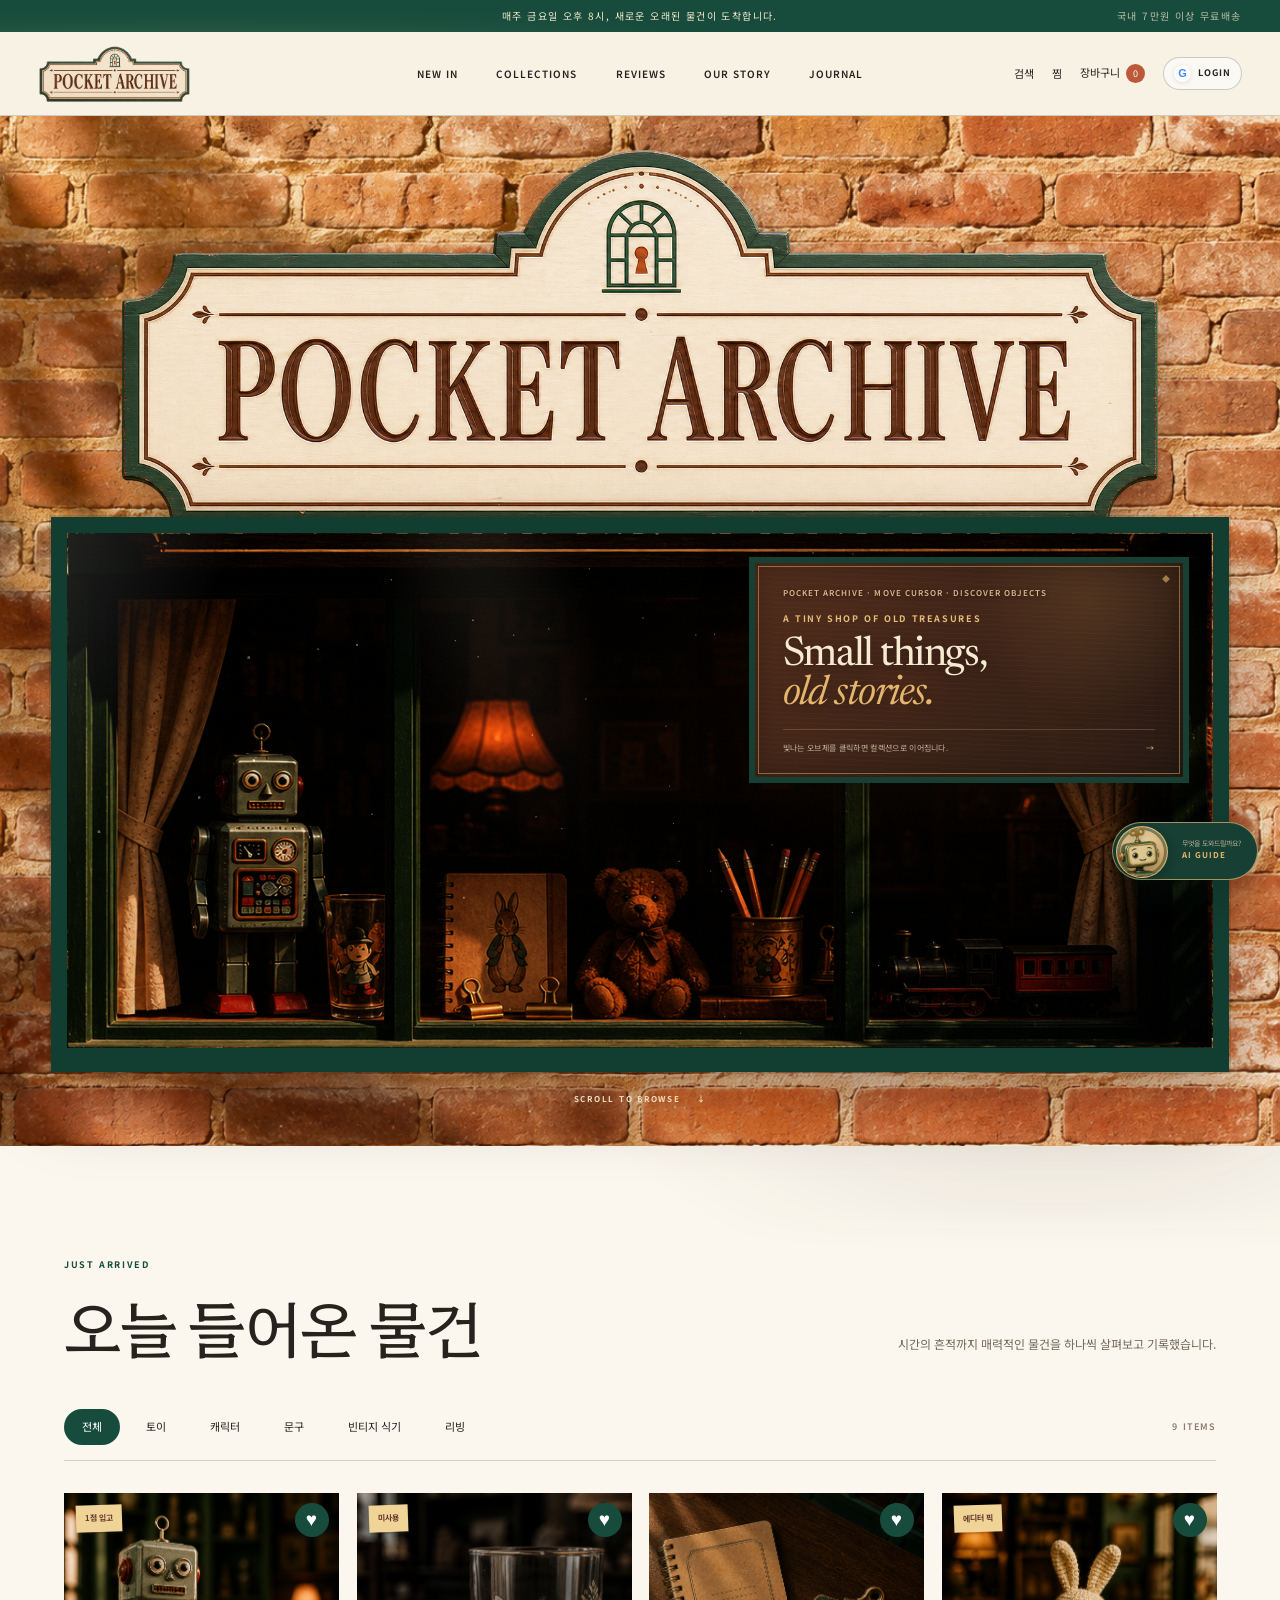
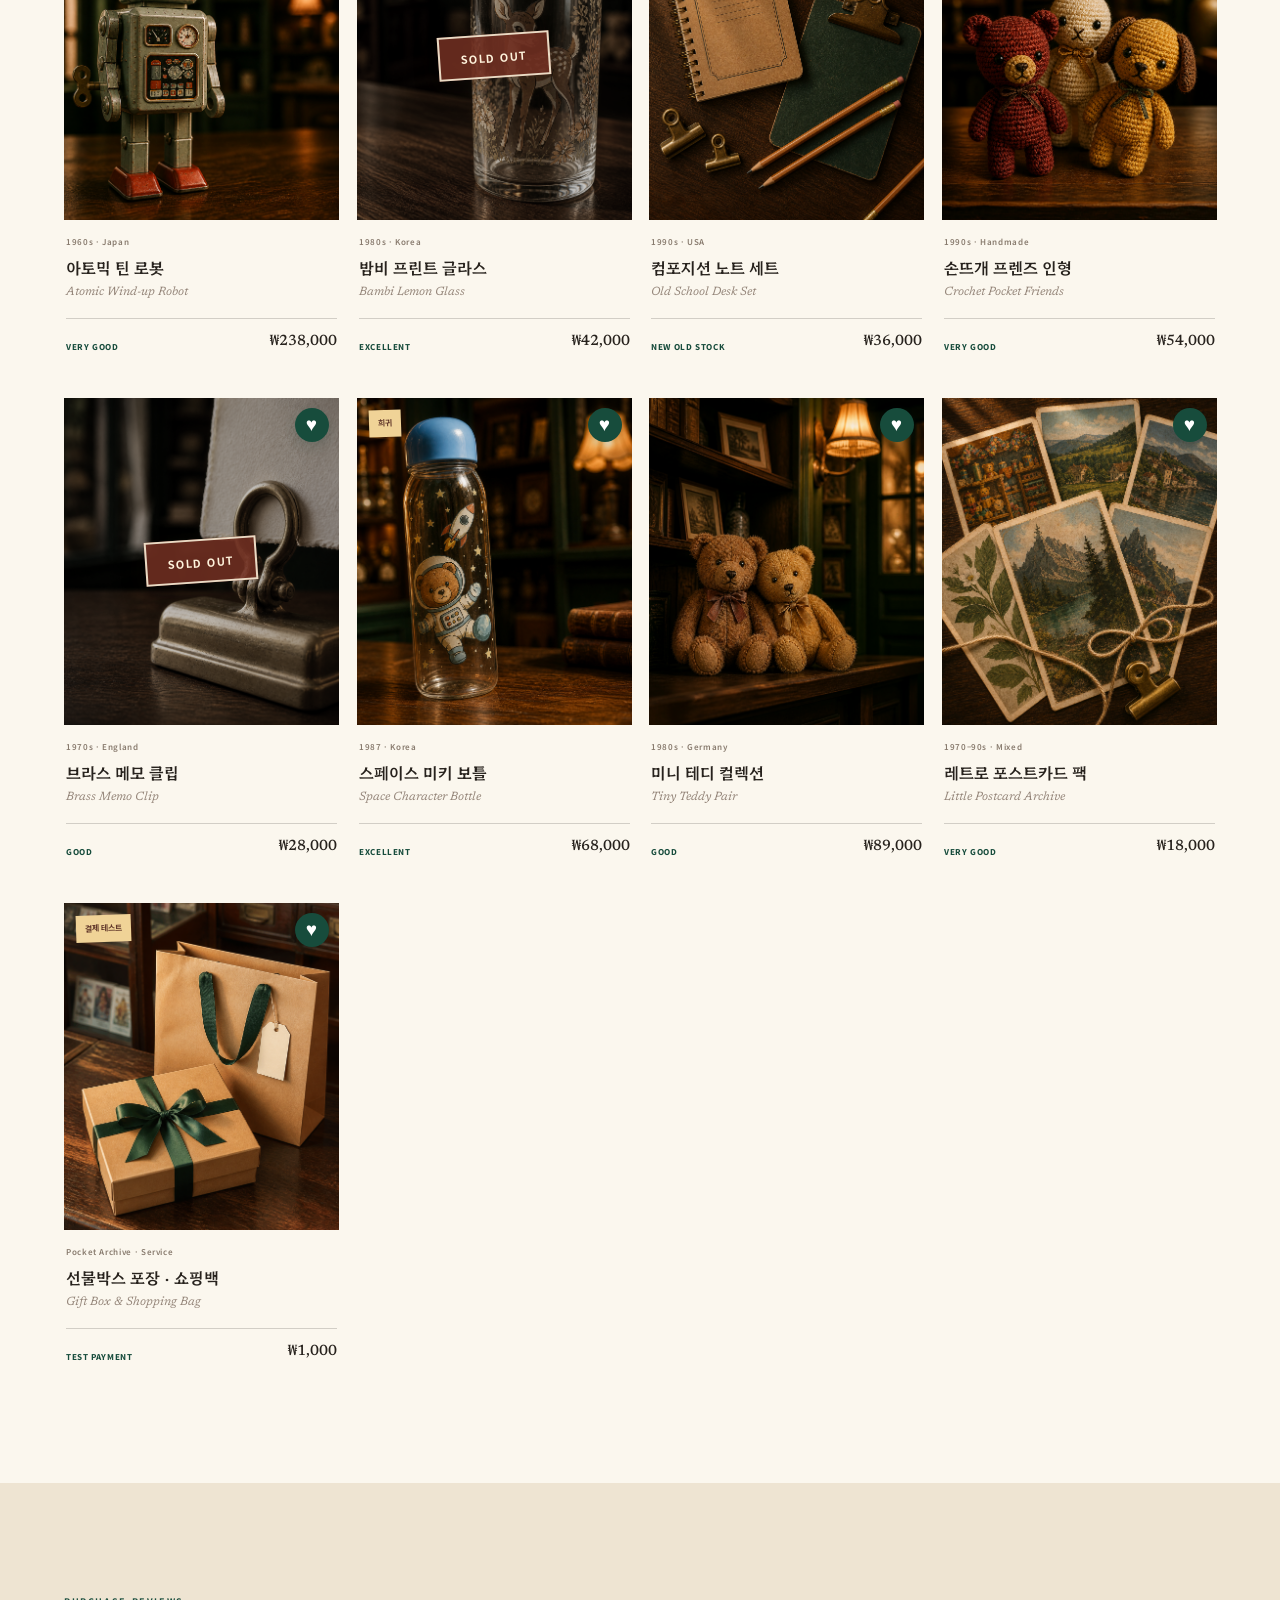
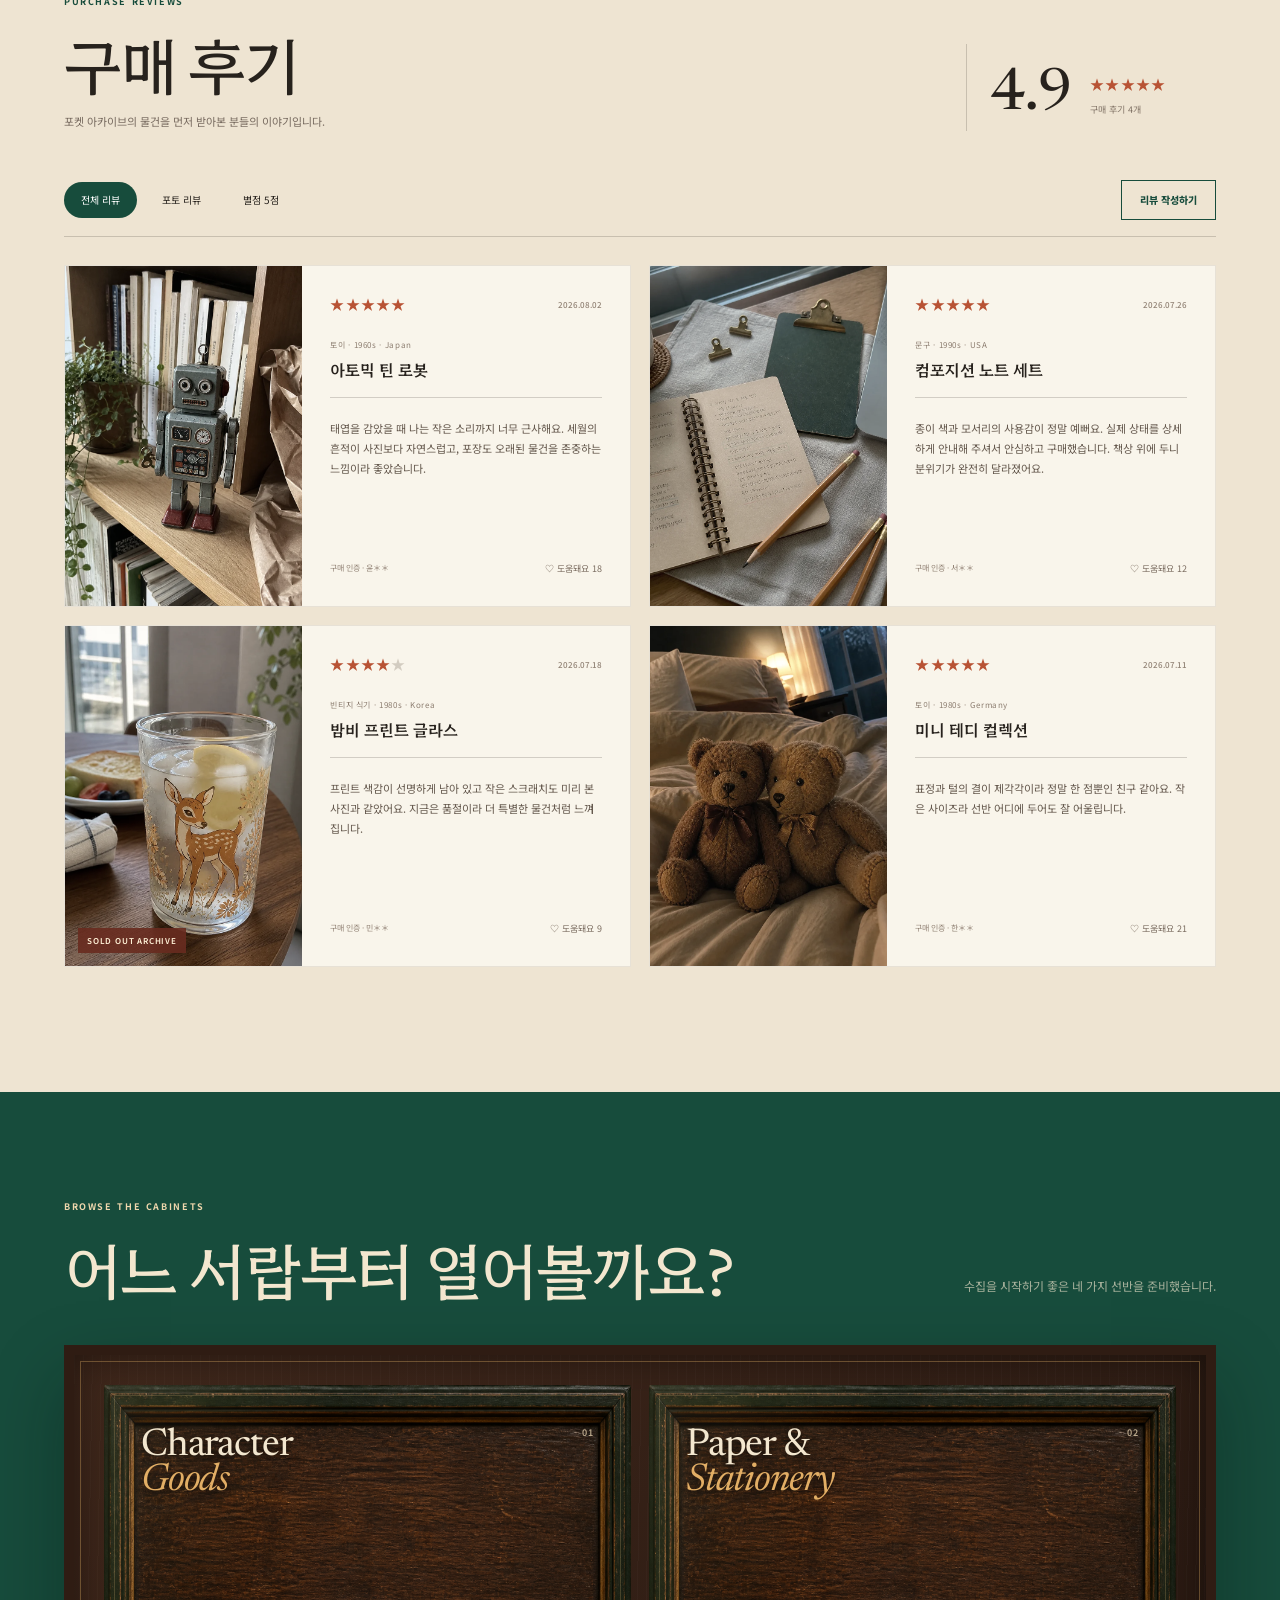
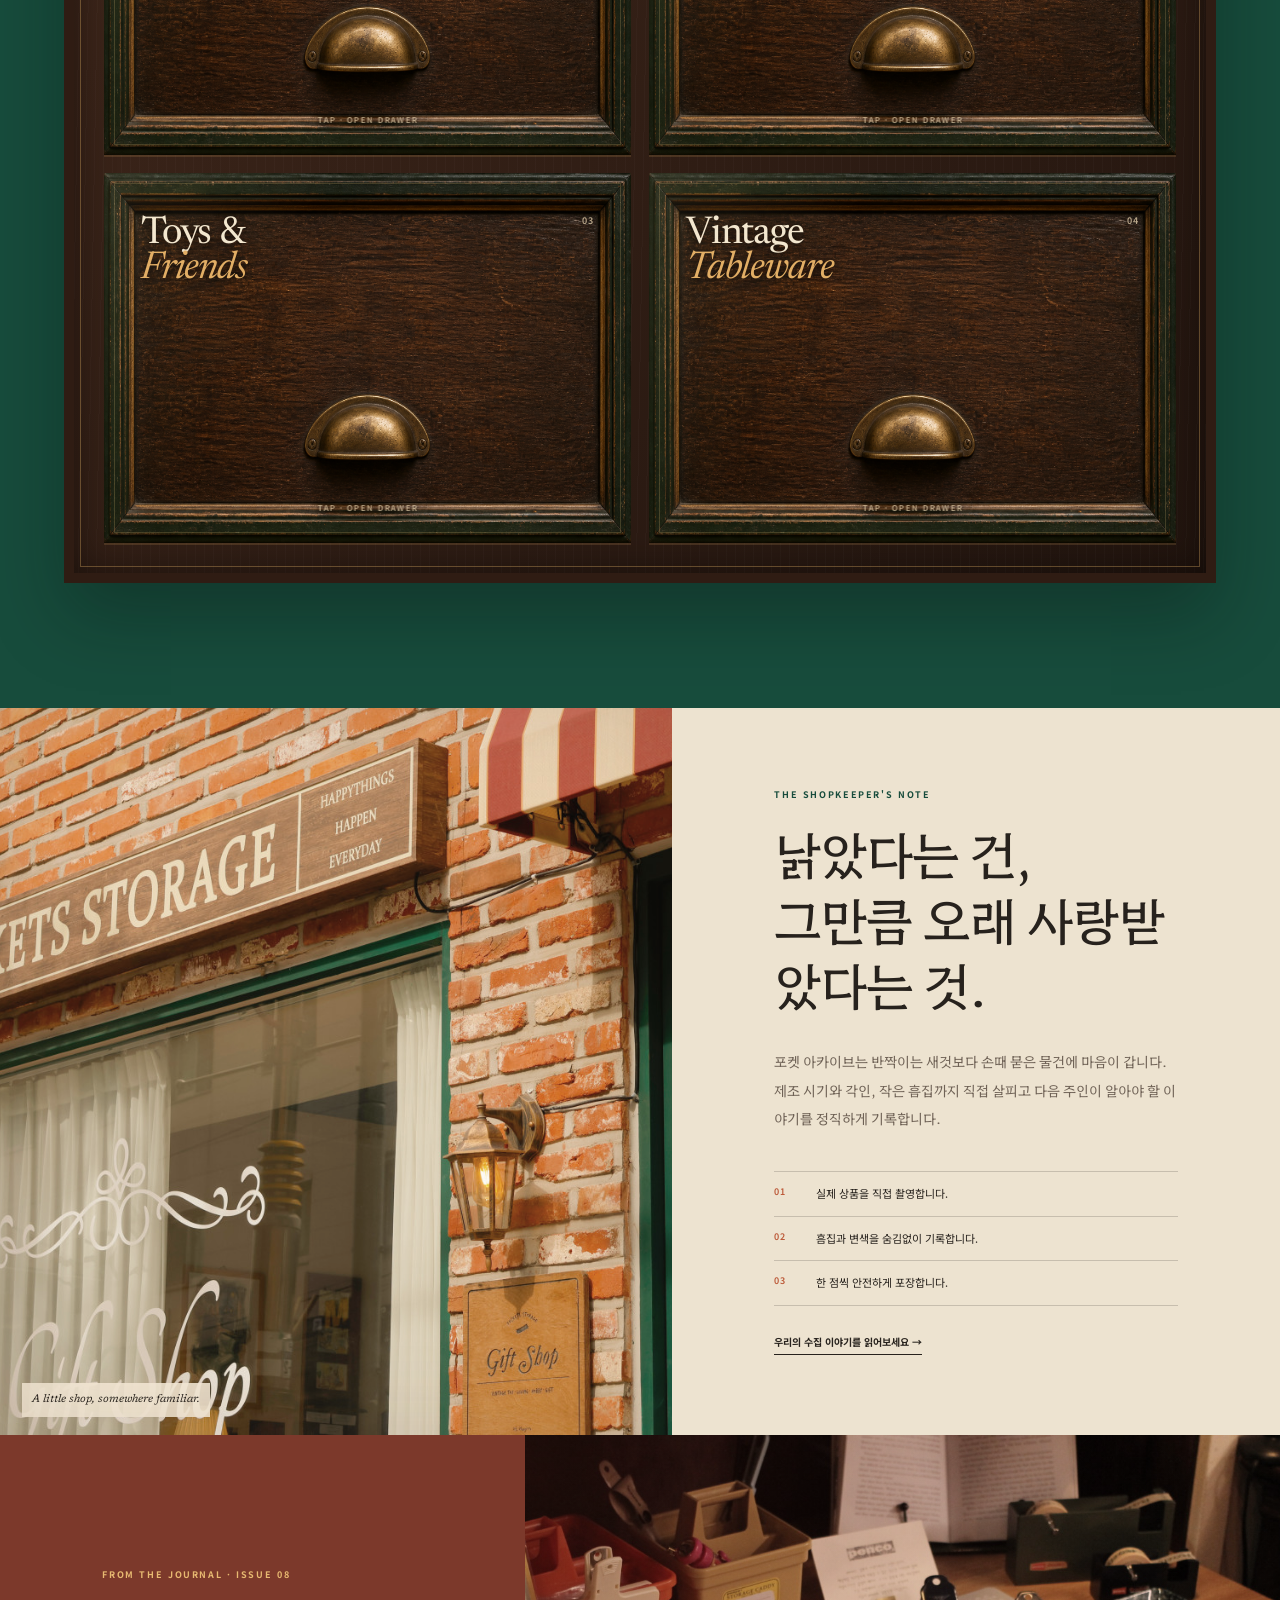
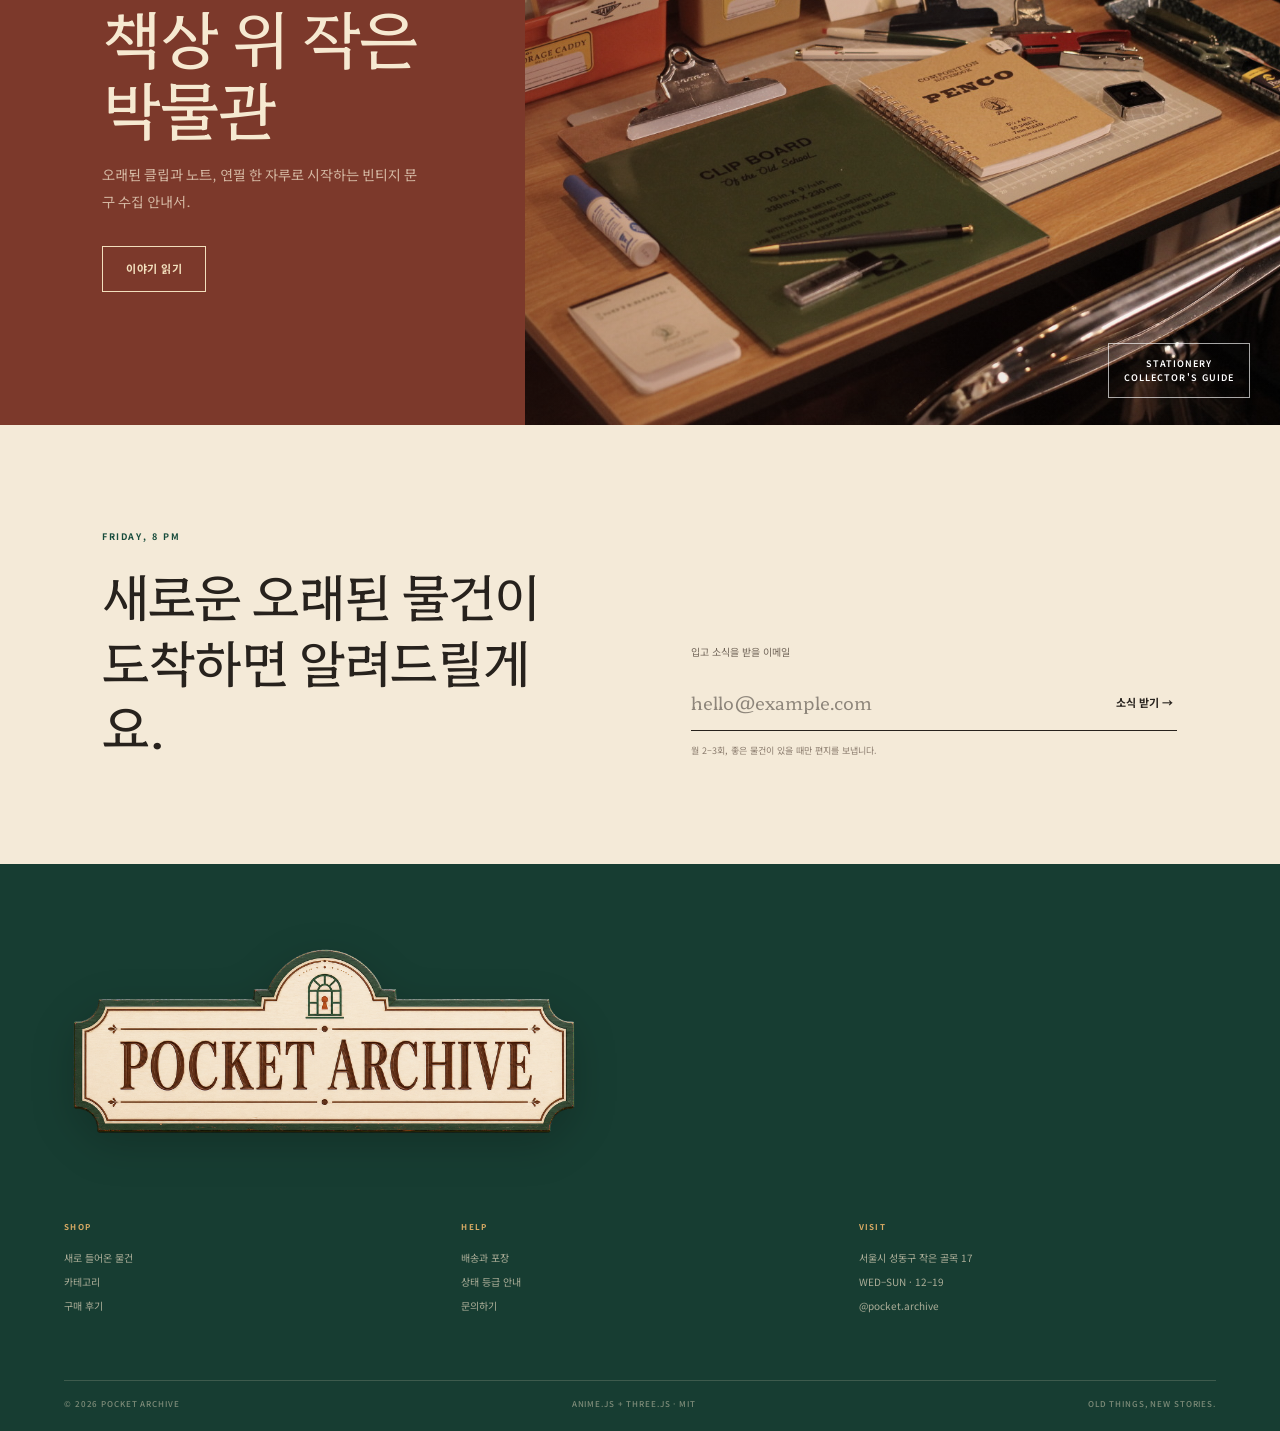
<file: index.html>
<!doctype html>
<html lang="ko">
  <head>
    <meta charset="UTF-8" />
    <meta name="viewport" content="width=device-width, initial-scale=1.0" />
    <meta name="description" content="빈티지 토이, 캐릭터 굿즈와 문구류를 소개하는 Pocket Archive." />
    <meta property="og:title" content="Pocket Archive — Small Things, Old Stories." />
    <meta property="og:description" content="오래된 물건들의 작은 상점, Pocket Archive." />
    <meta property="og:image" content="https://juliekimgold-web.github.io/og.png" />
    <title>Pocket Archive — 오래된 물건들의 작은 상점</title>
    <script type="module" crossorigin src="/assets/src-D8rQ3gDA.js"></script>
    <link rel="stylesheet" crossorigin href="/assets/src-D9rNr9fZ.css">
  </head>
  <body>
    <div id="root"></div>
  </body>
</html>
</file>
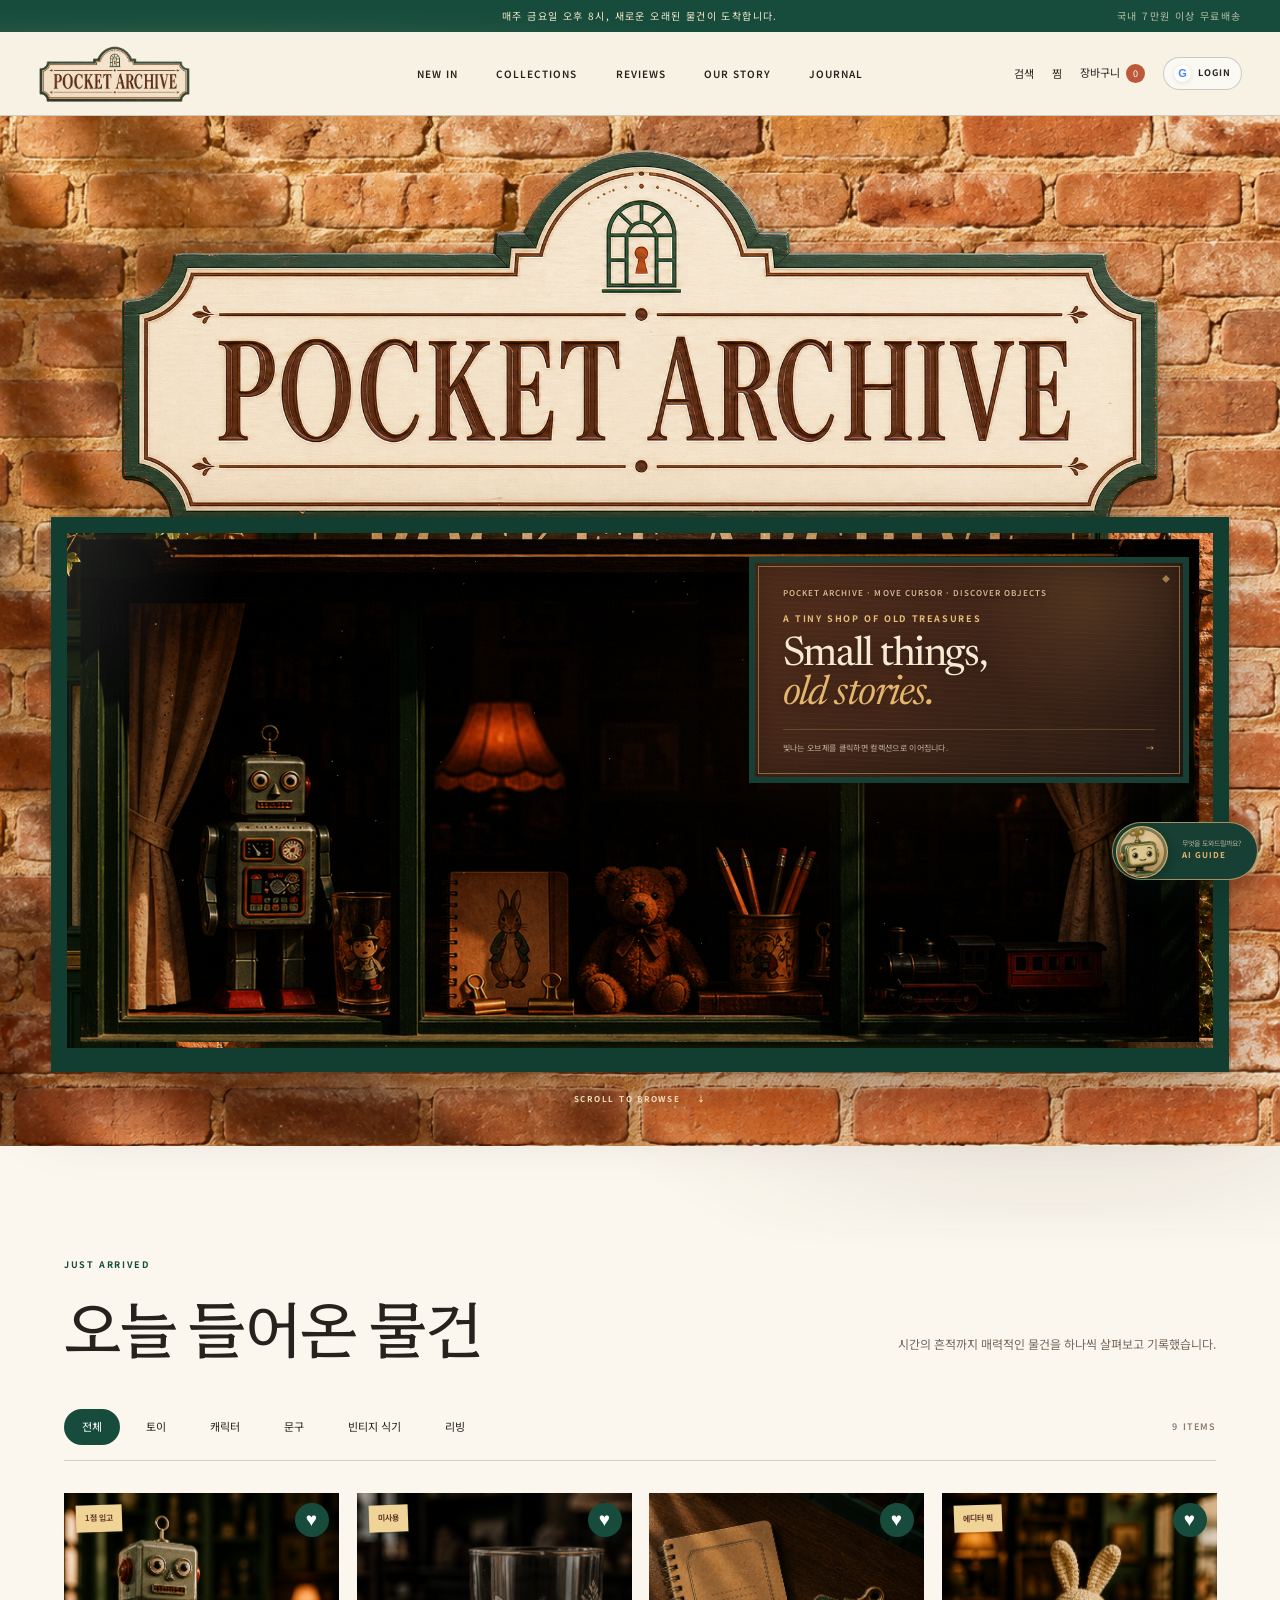
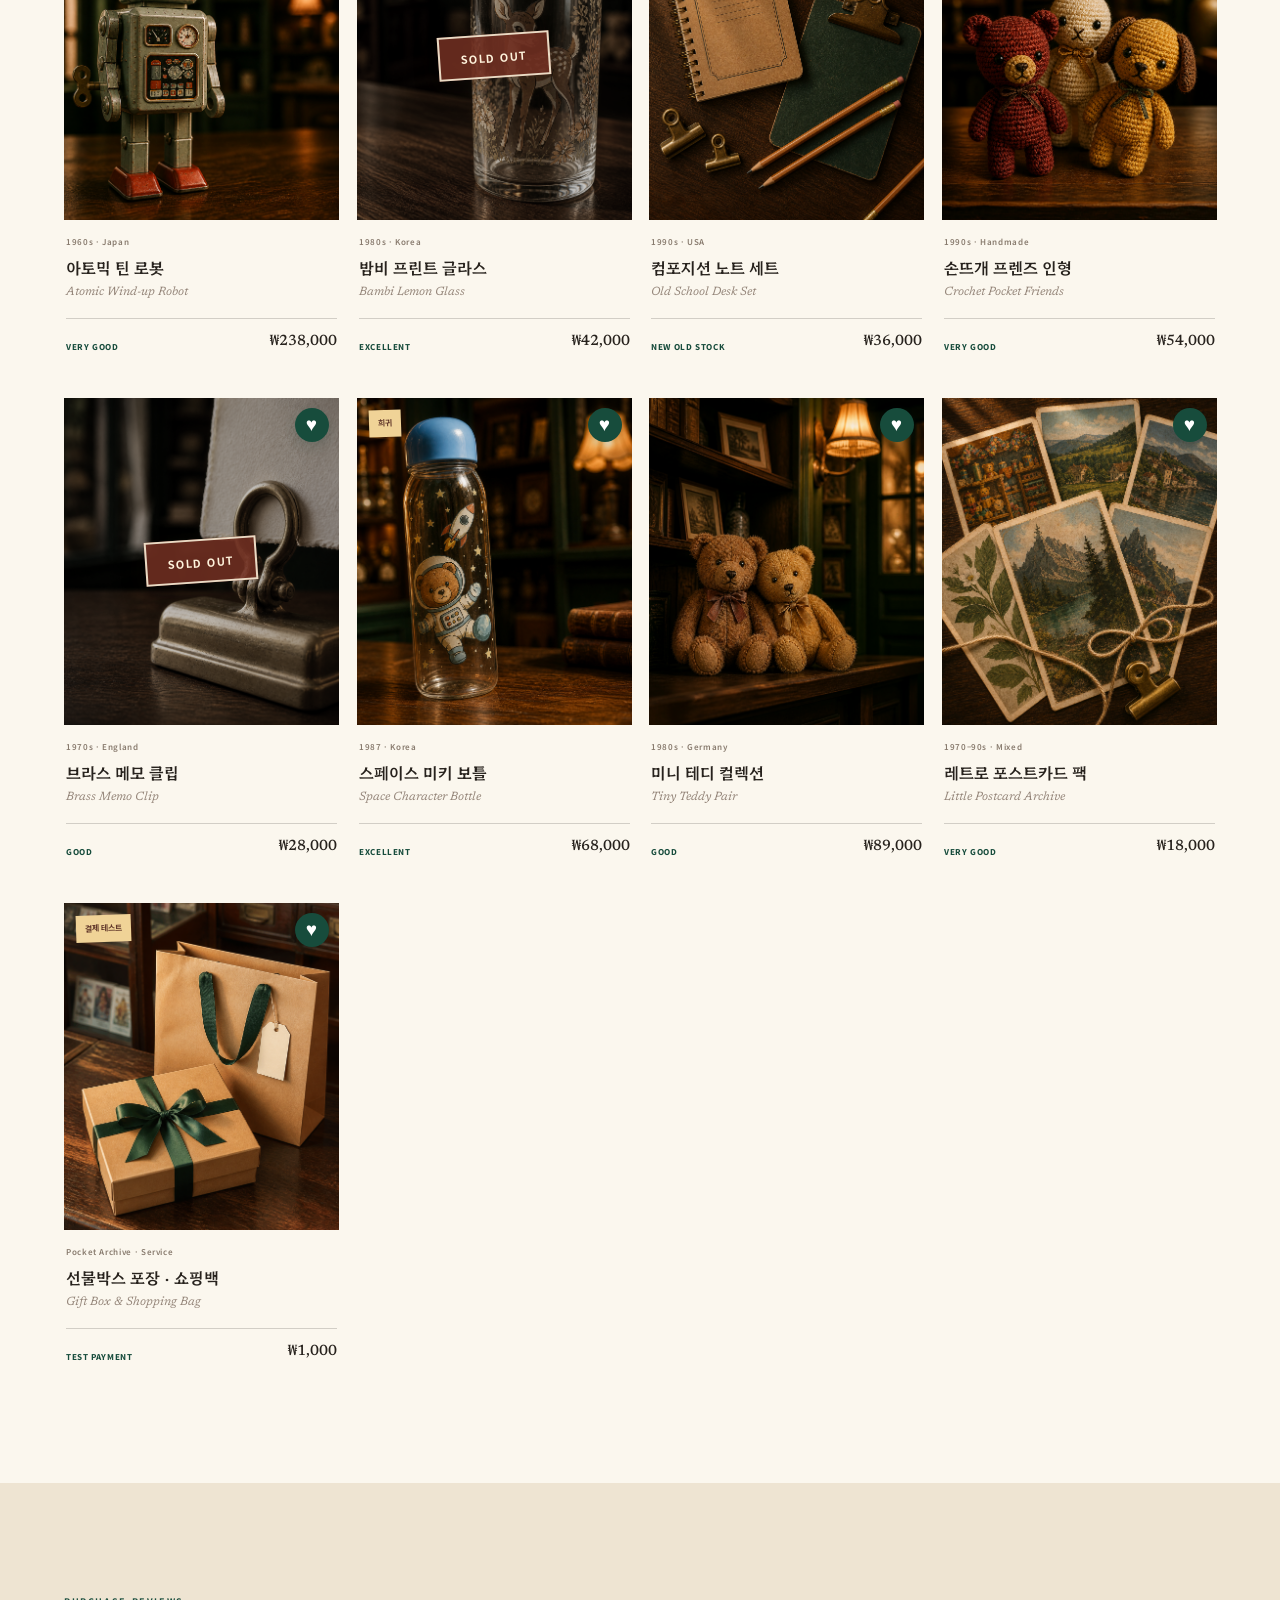
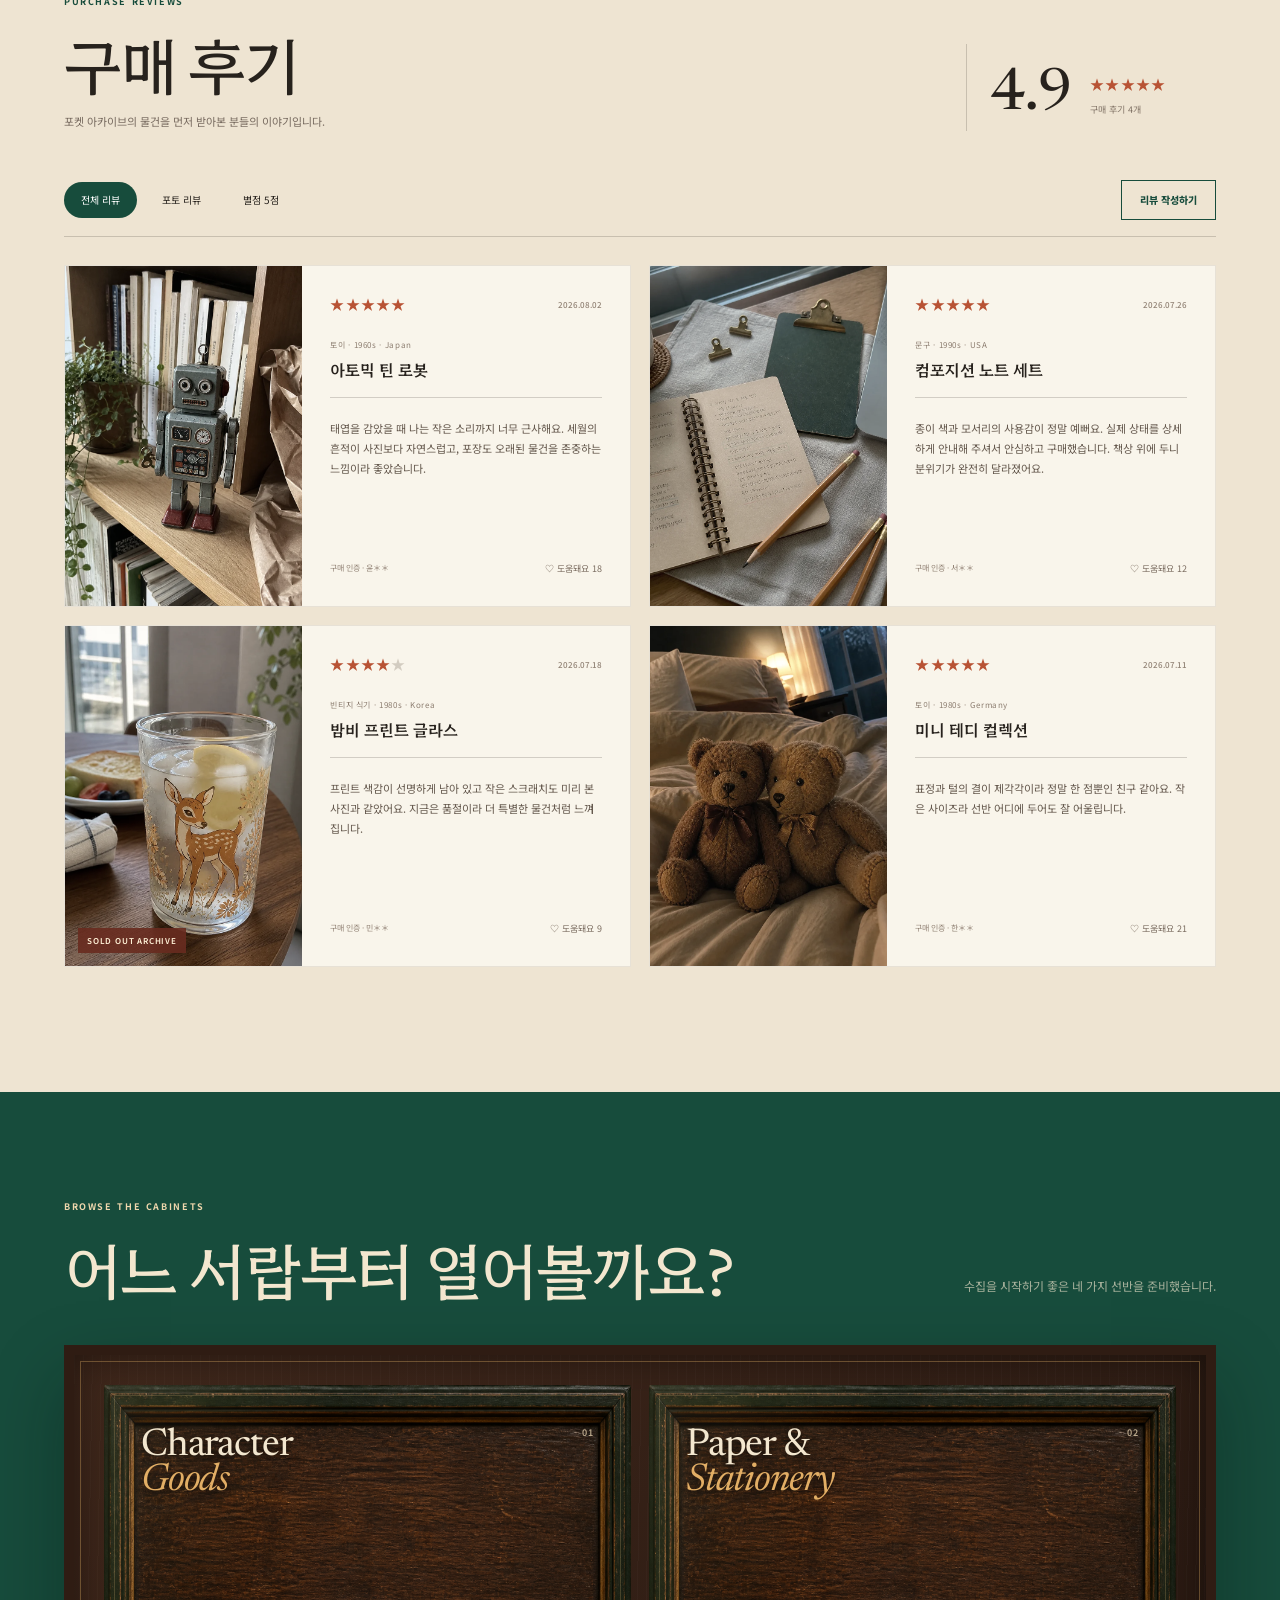
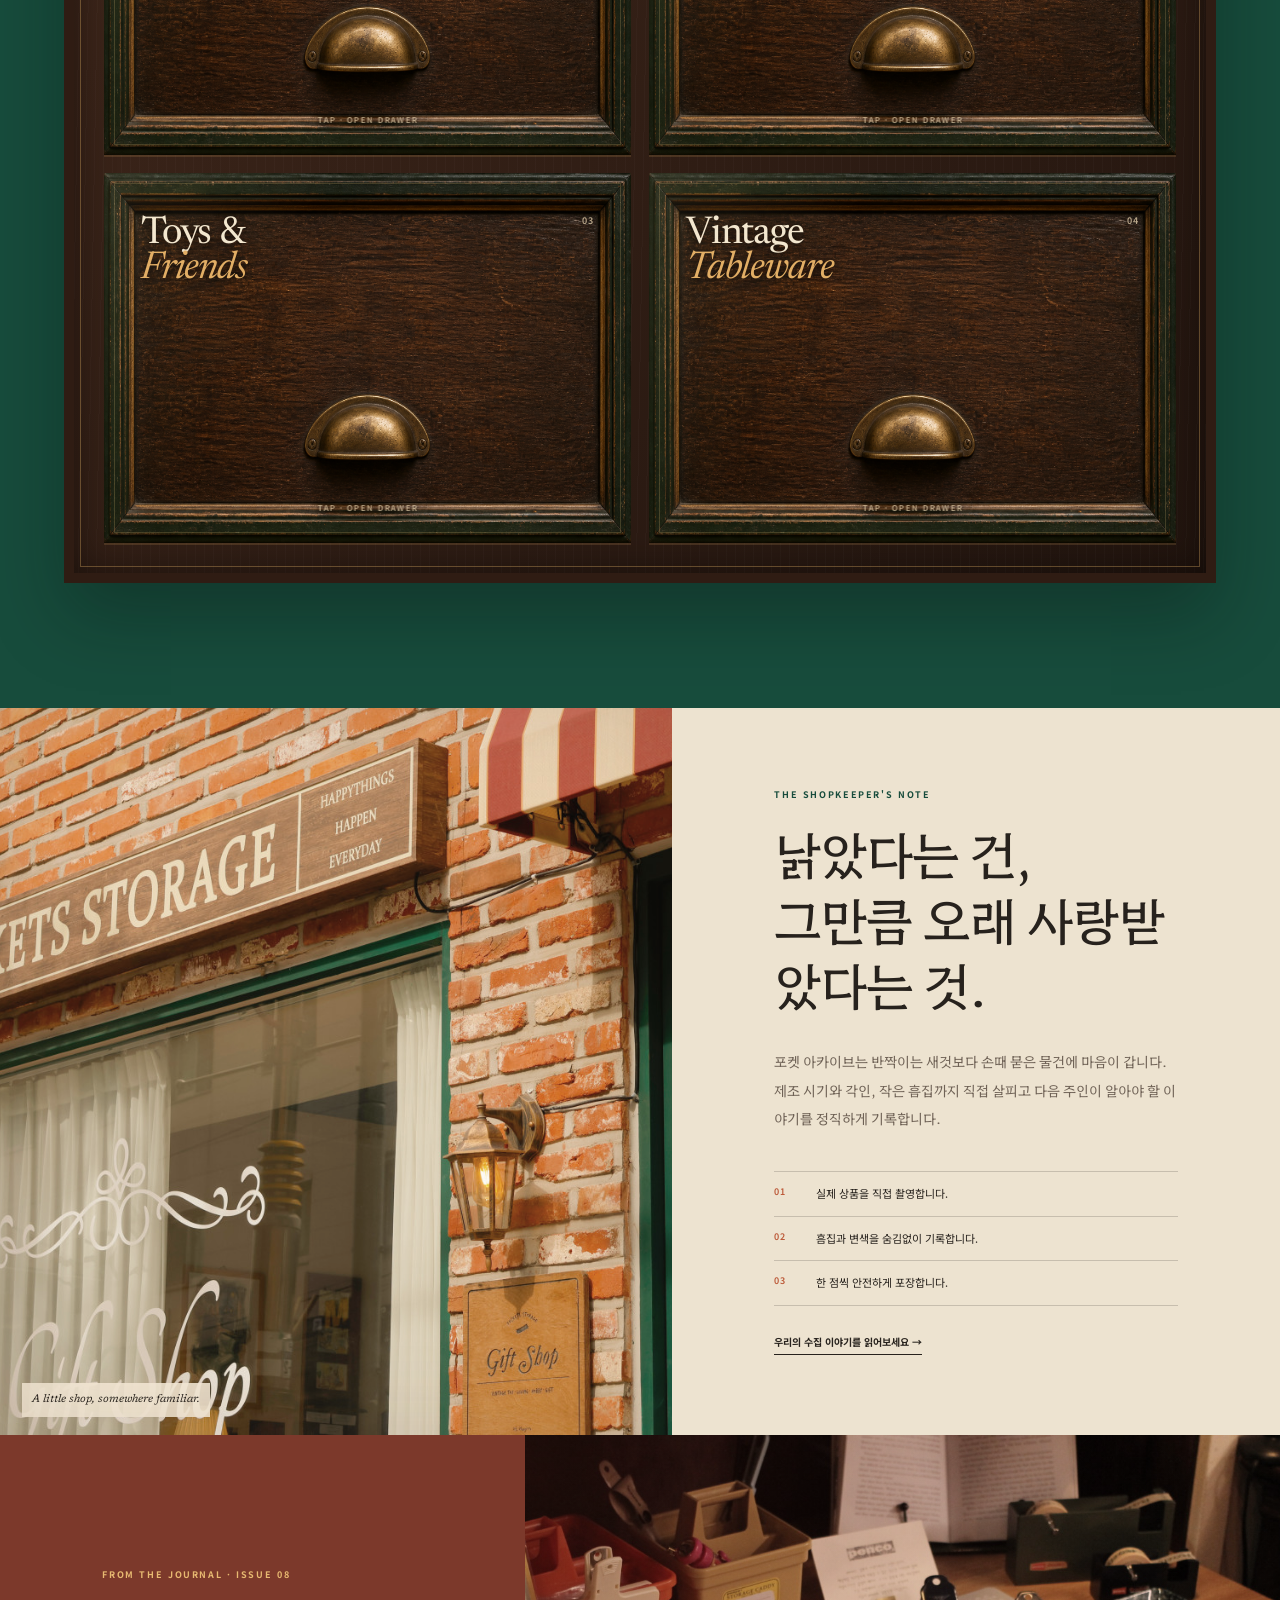
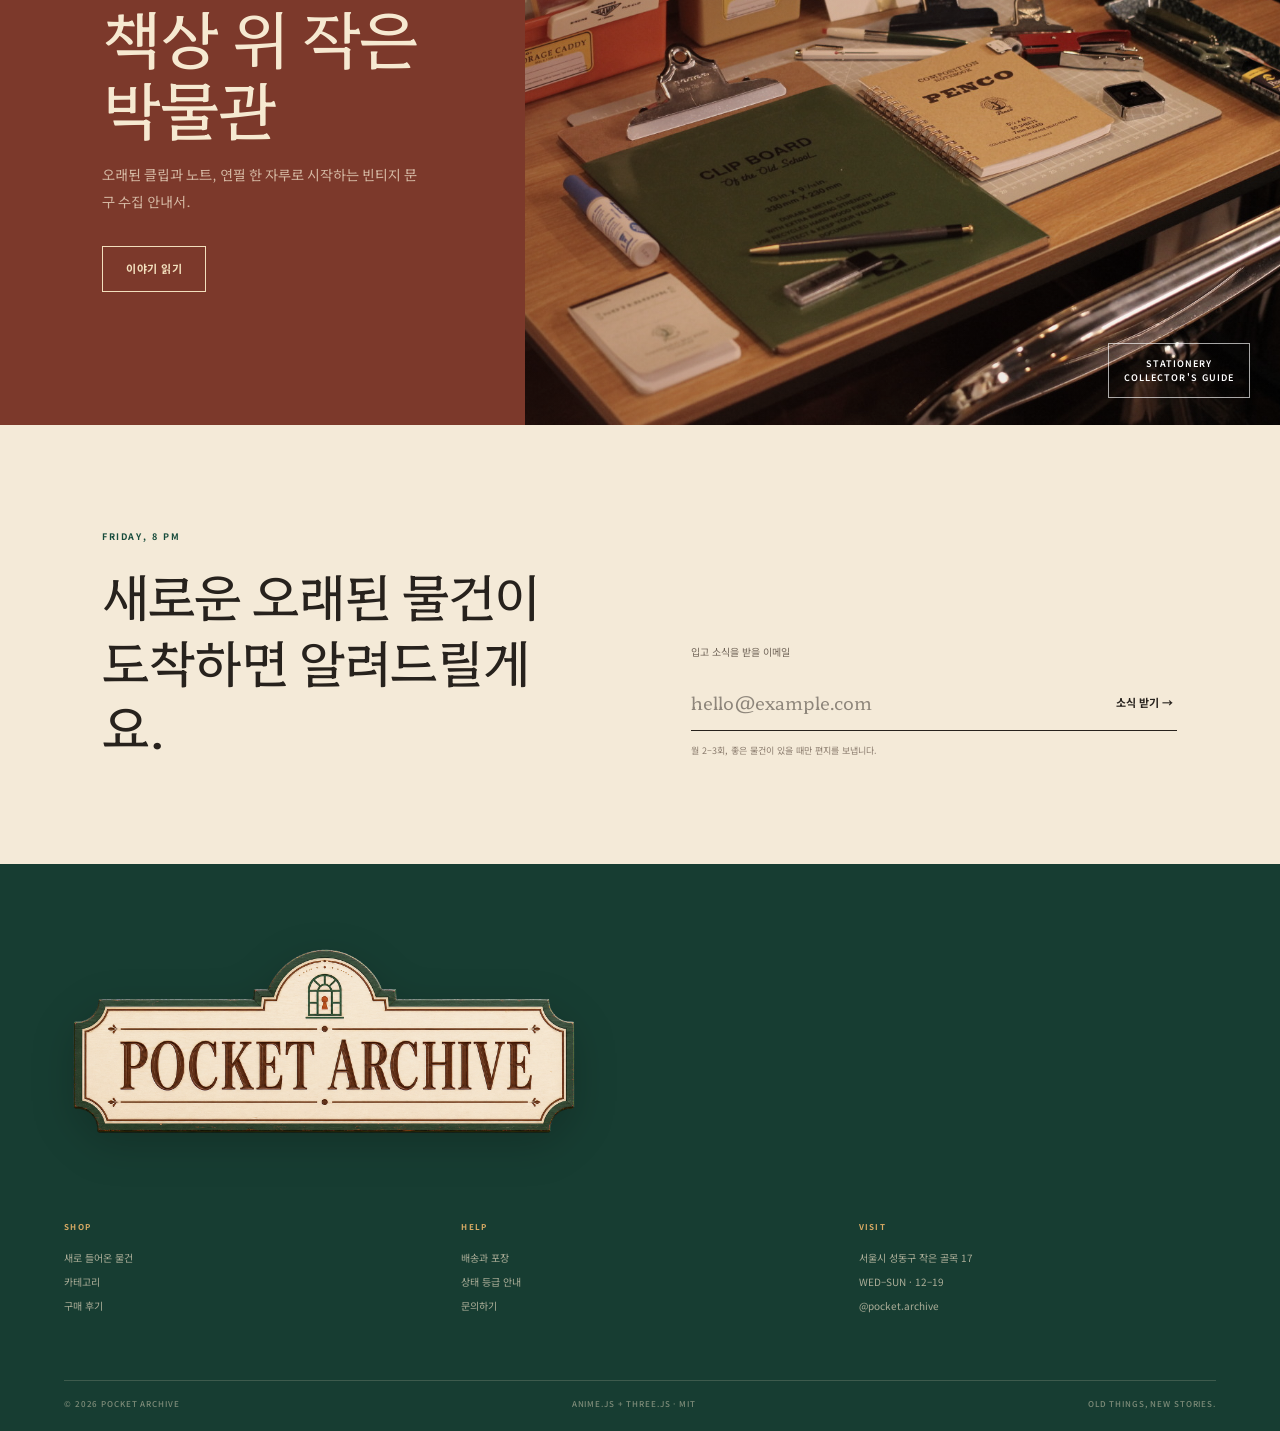
<file: admin/index.html>
<!doctype html>
<html lang="ko">
  <head>
    <meta charset="UTF-8" />
    <meta name="viewport" content="width=device-width, initial-scale=1.0" />
    <meta name="robots" content="noindex, nofollow" />
    <meta name="description" content="Pocket Archive 상점 운영 관리자 페이지." />
    <title>상점 운영실 — Pocket Archive</title>
    <script type="module" crossorigin src="/assets/src-D8rQ3gDA.js"></script>
    <link rel="stylesheet" crossorigin href="/assets/src-D9rNr9fZ.css">
  </head>
  <body>
    <div id="root"></div>
  </body>
</html>
</file>
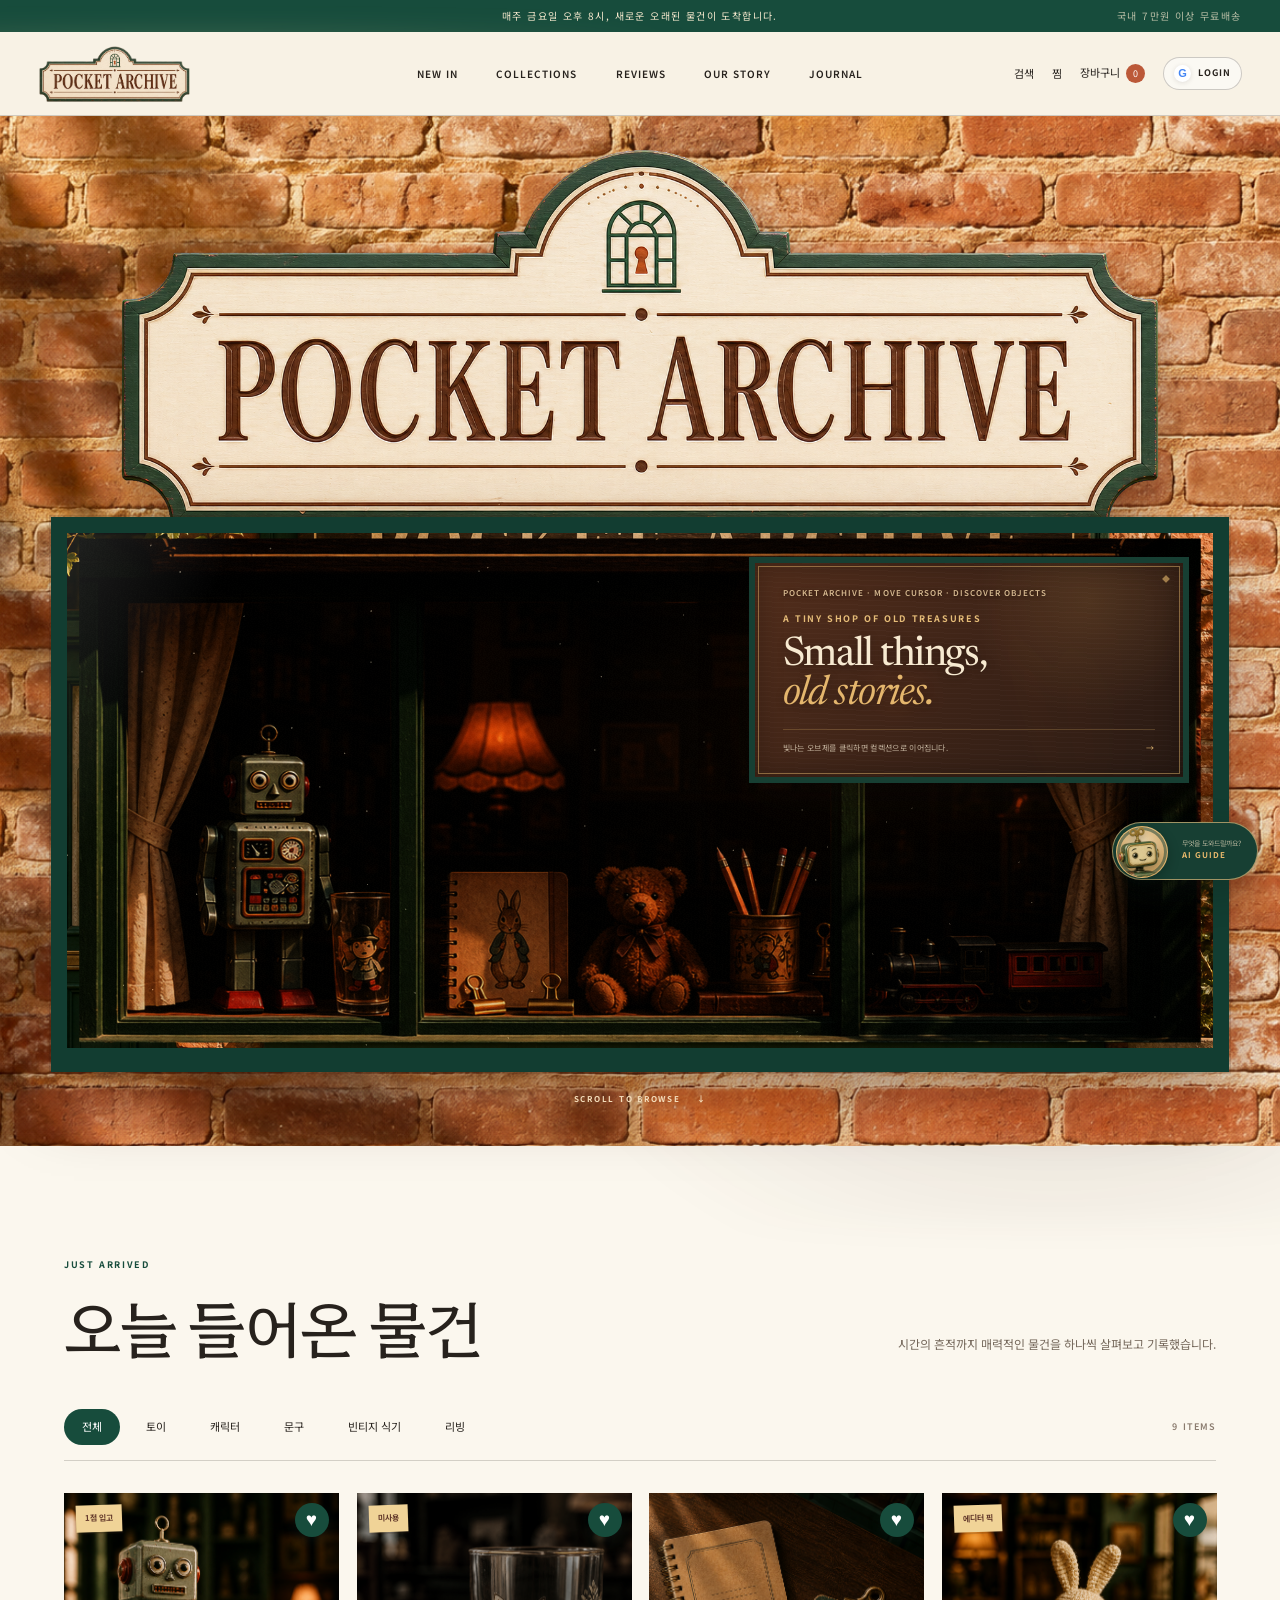
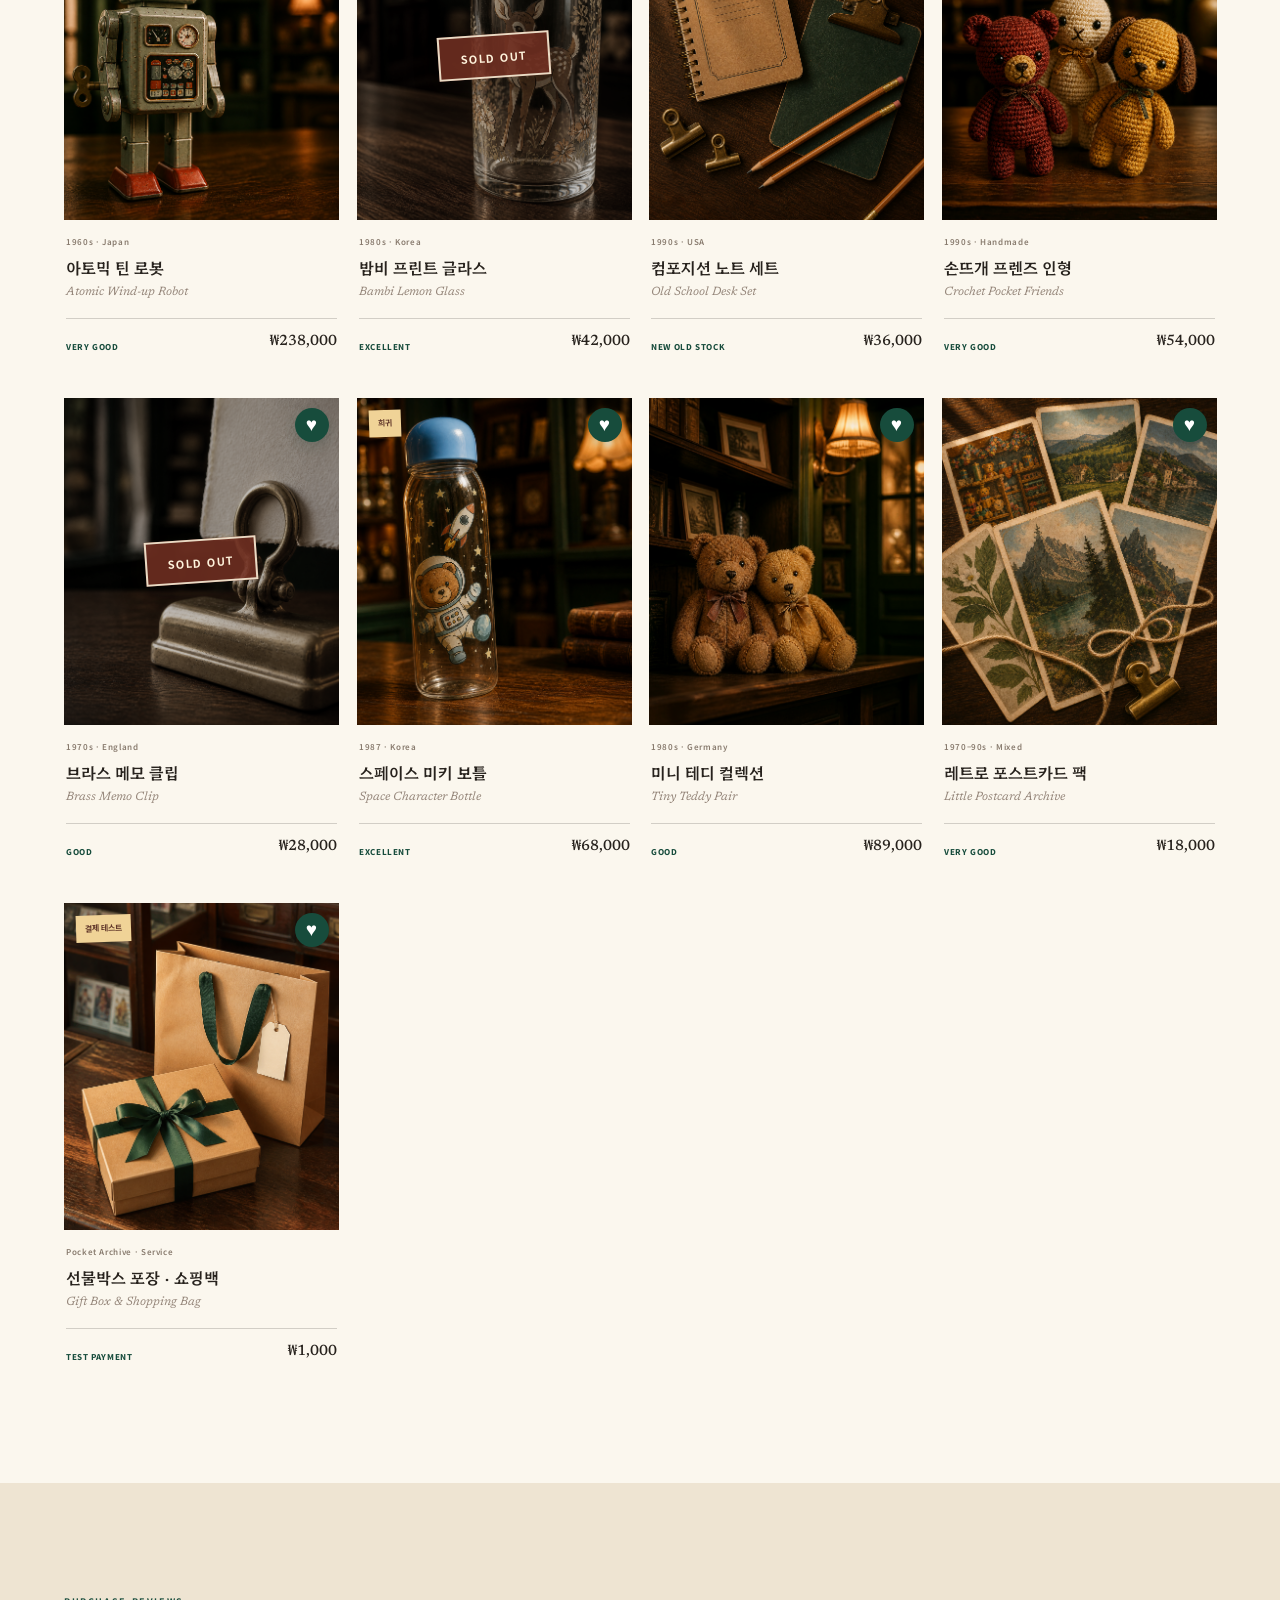
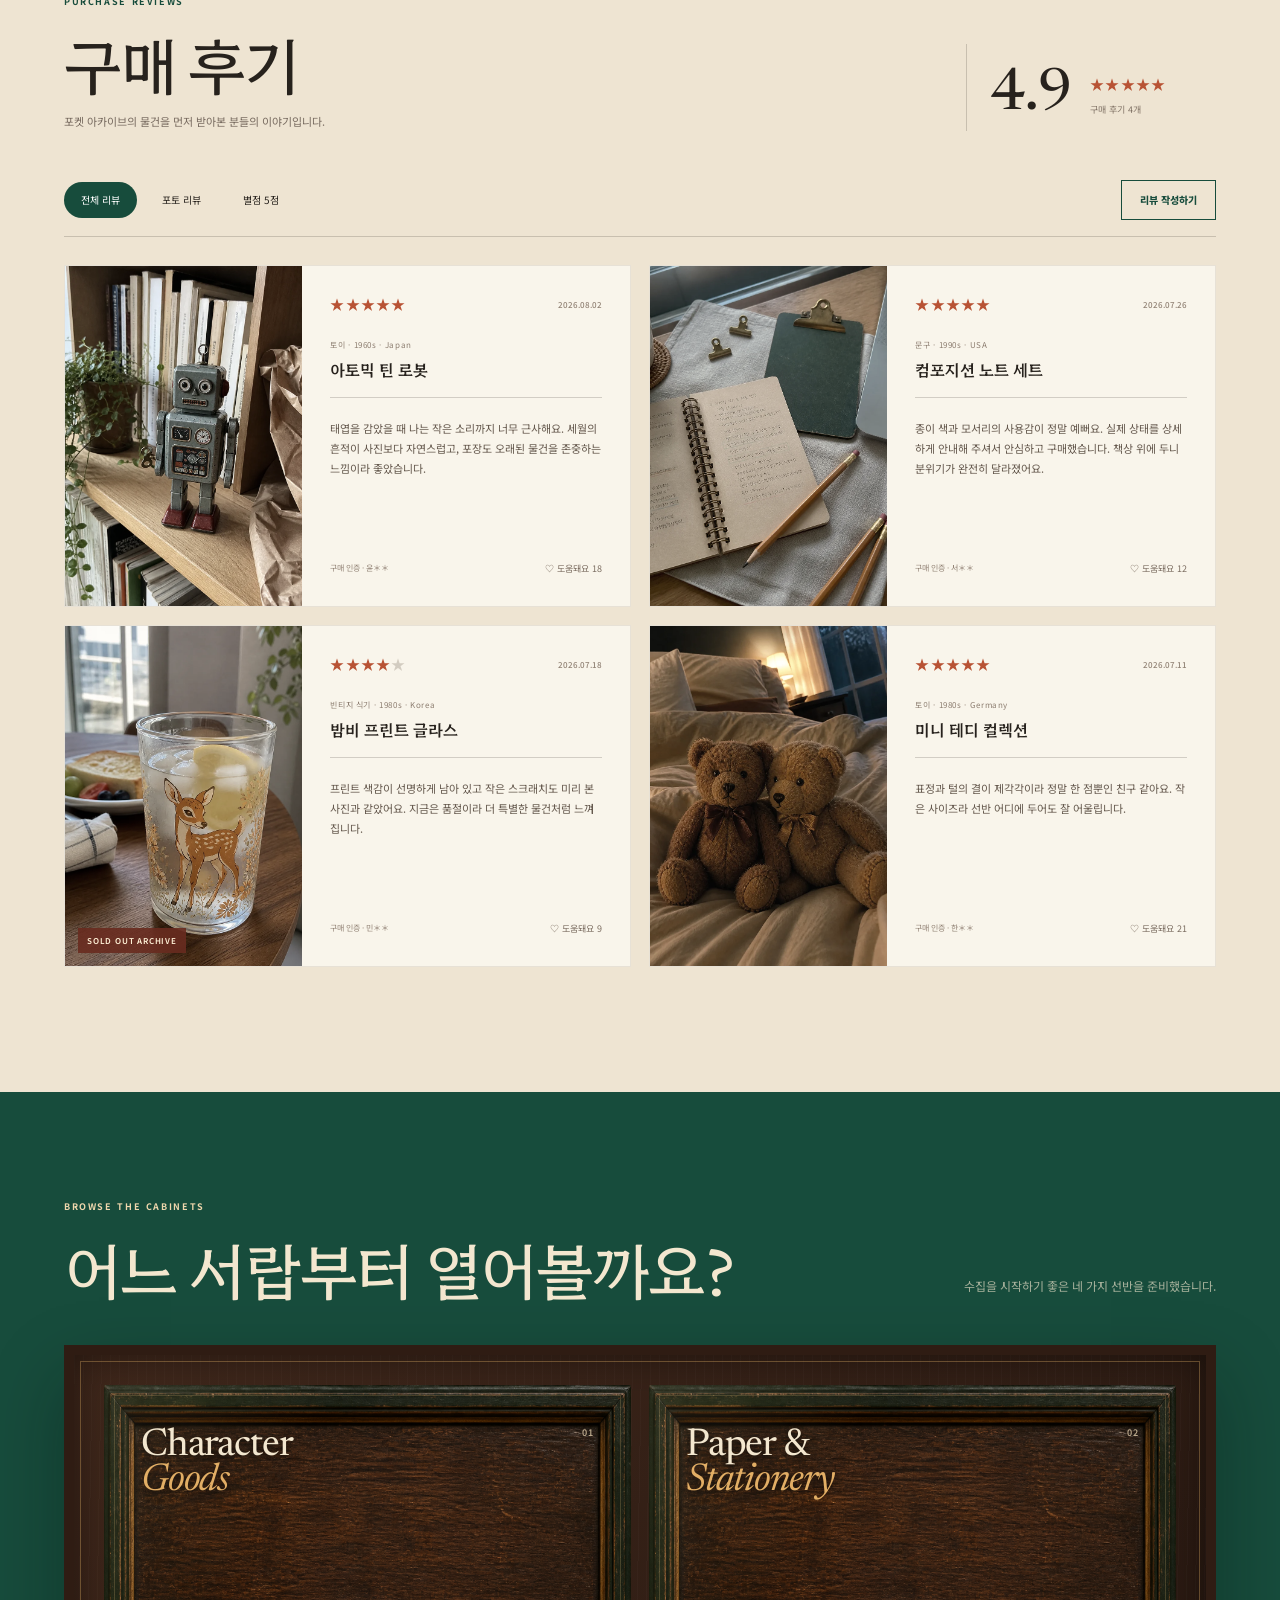
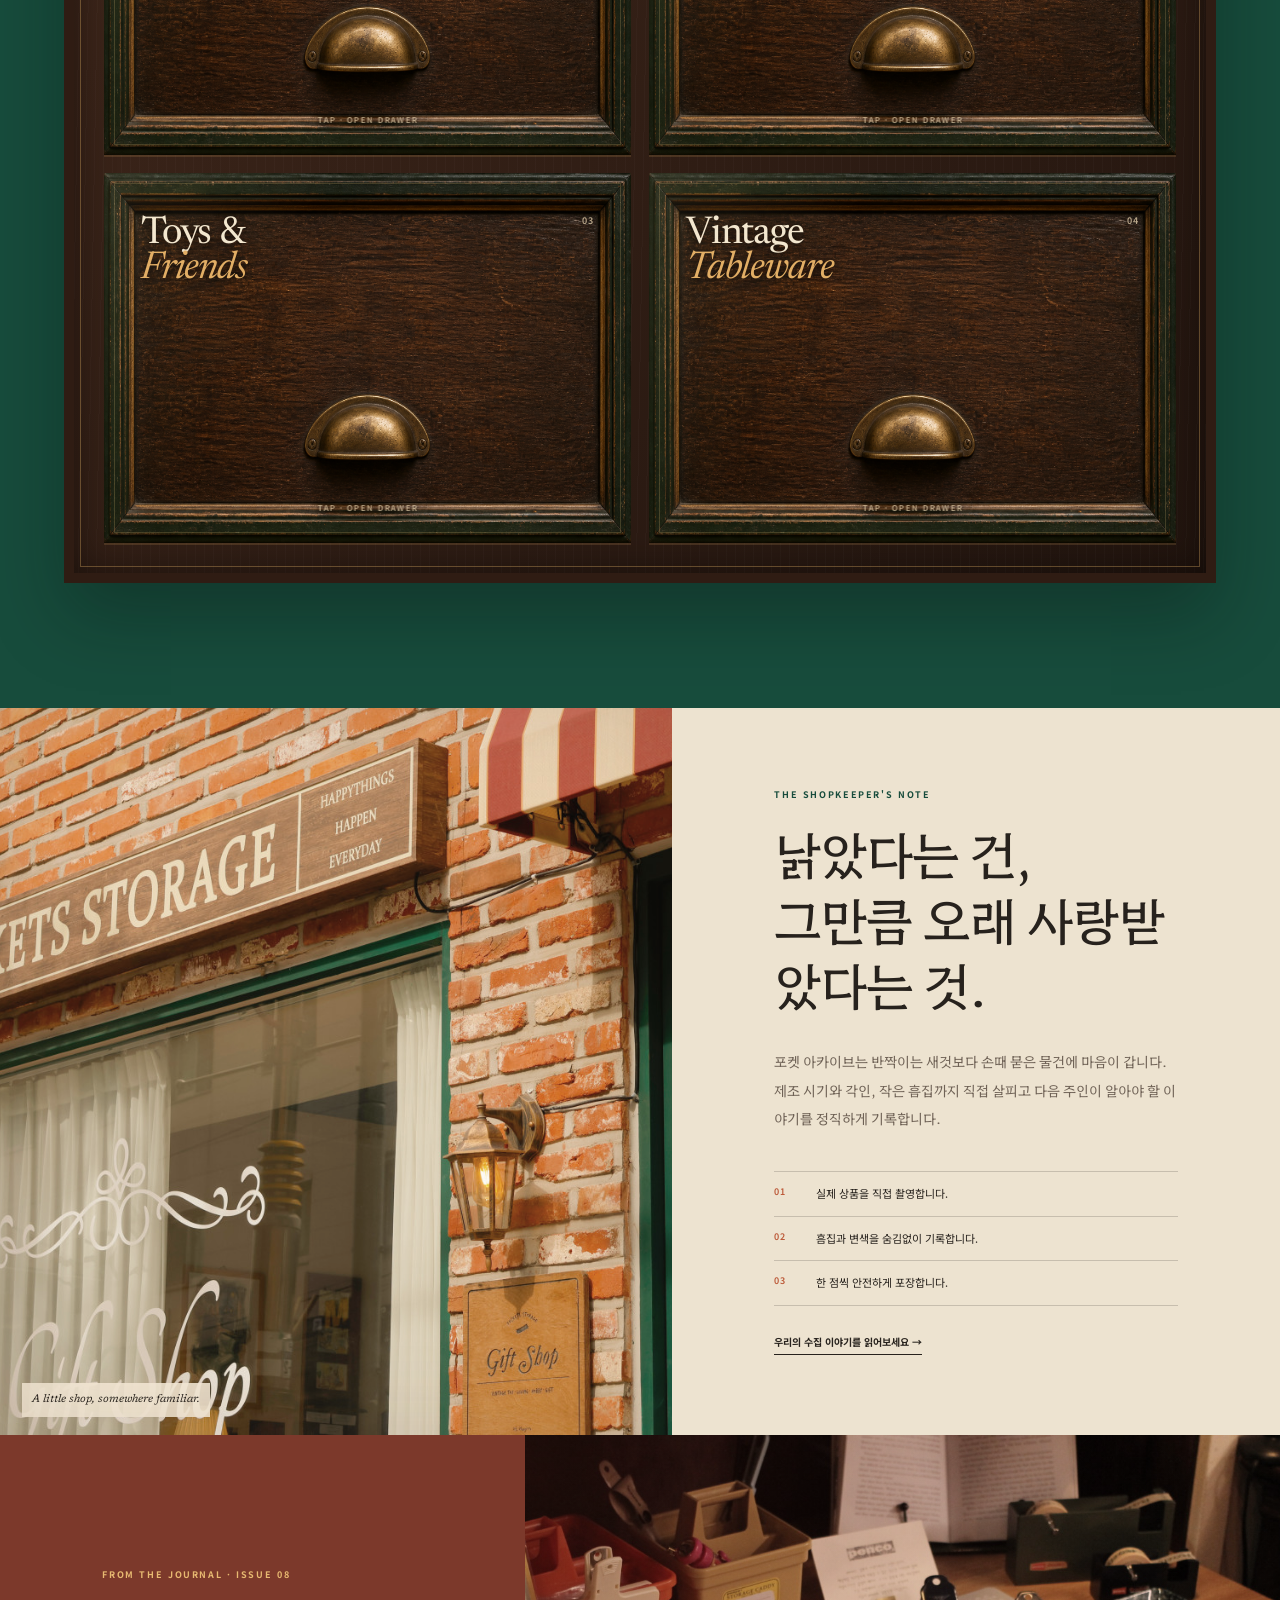
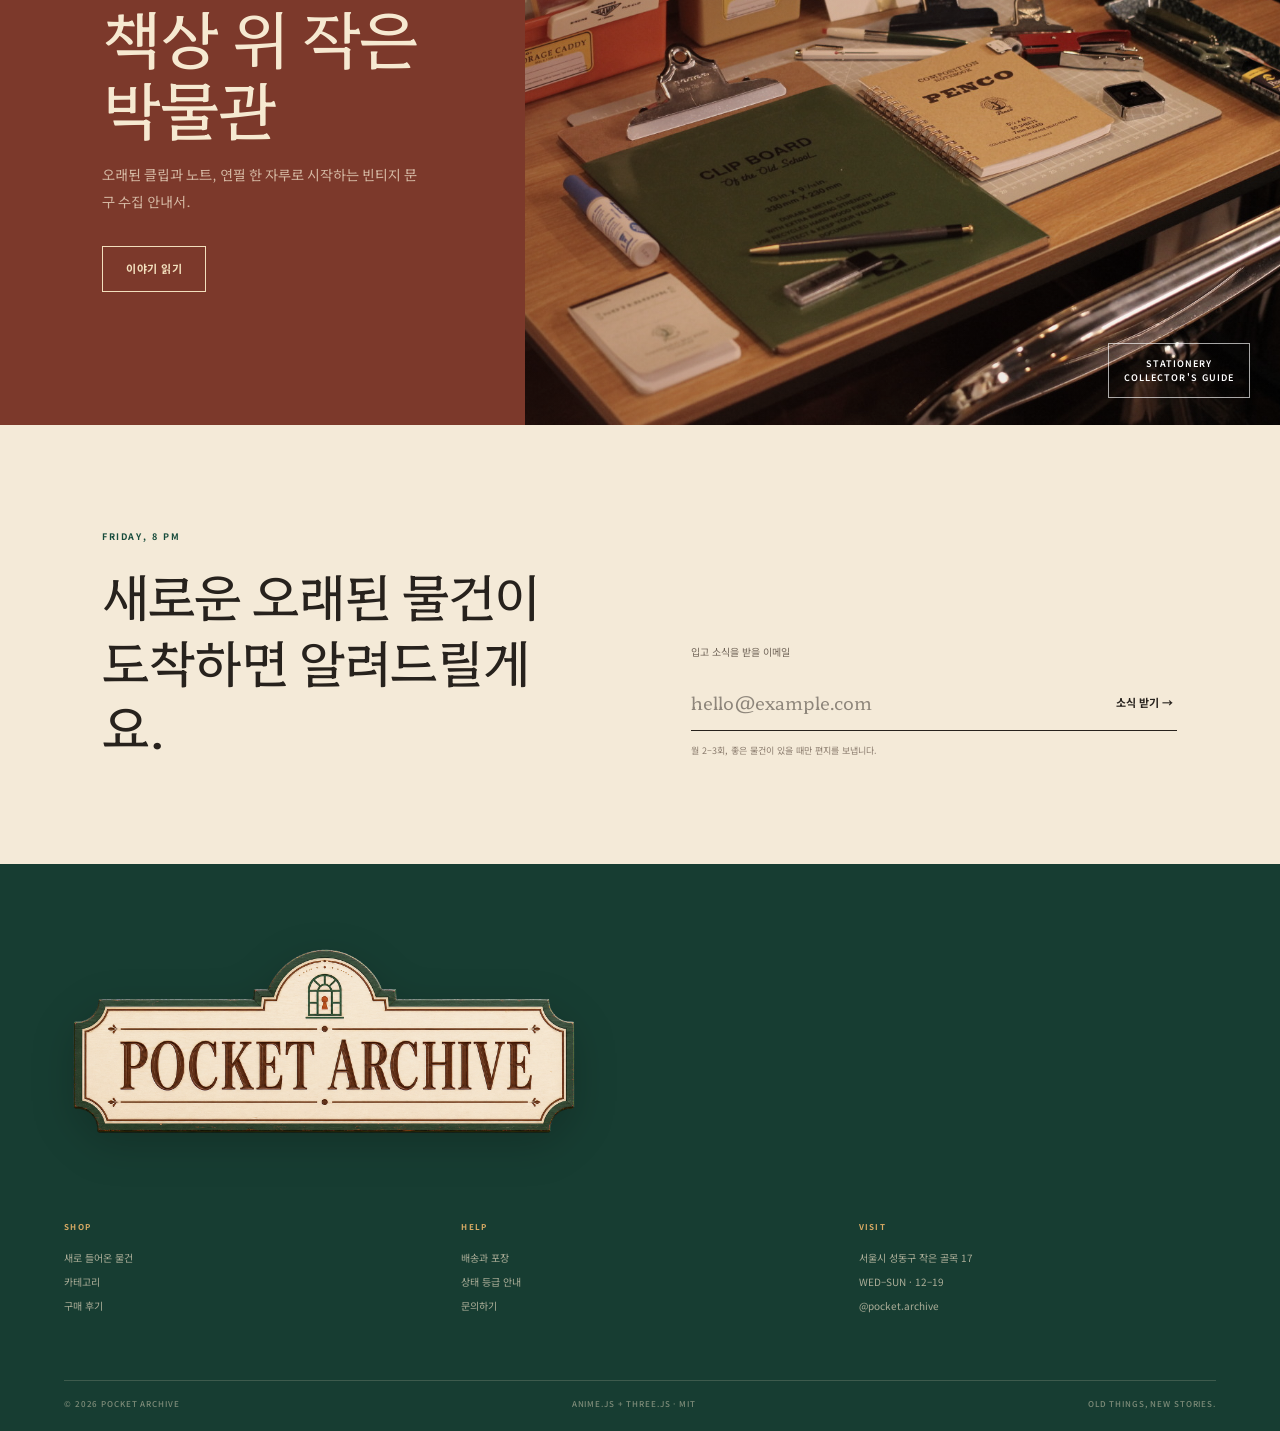
<file: mypage/index.html>
<!doctype html>
<html lang="ko">
  <head>
    <meta charset="UTF-8" />
    <meta name="viewport" content="width=device-width, initial-scale=1.0" />
    <meta name="description" content="Pocket Archive 회원정보와 배송지를 관리하는 마이페이지." />
    <title>마이페이지 — Pocket Archive</title>
    <script type="module" crossorigin src="/assets/src-D8rQ3gDA.js"></script>
    <link rel="stylesheet" crossorigin href="/assets/src-D9rNr9fZ.css">
  </head>
  <body>
    <div id="root"></div>
  </body>
</html>
</file>
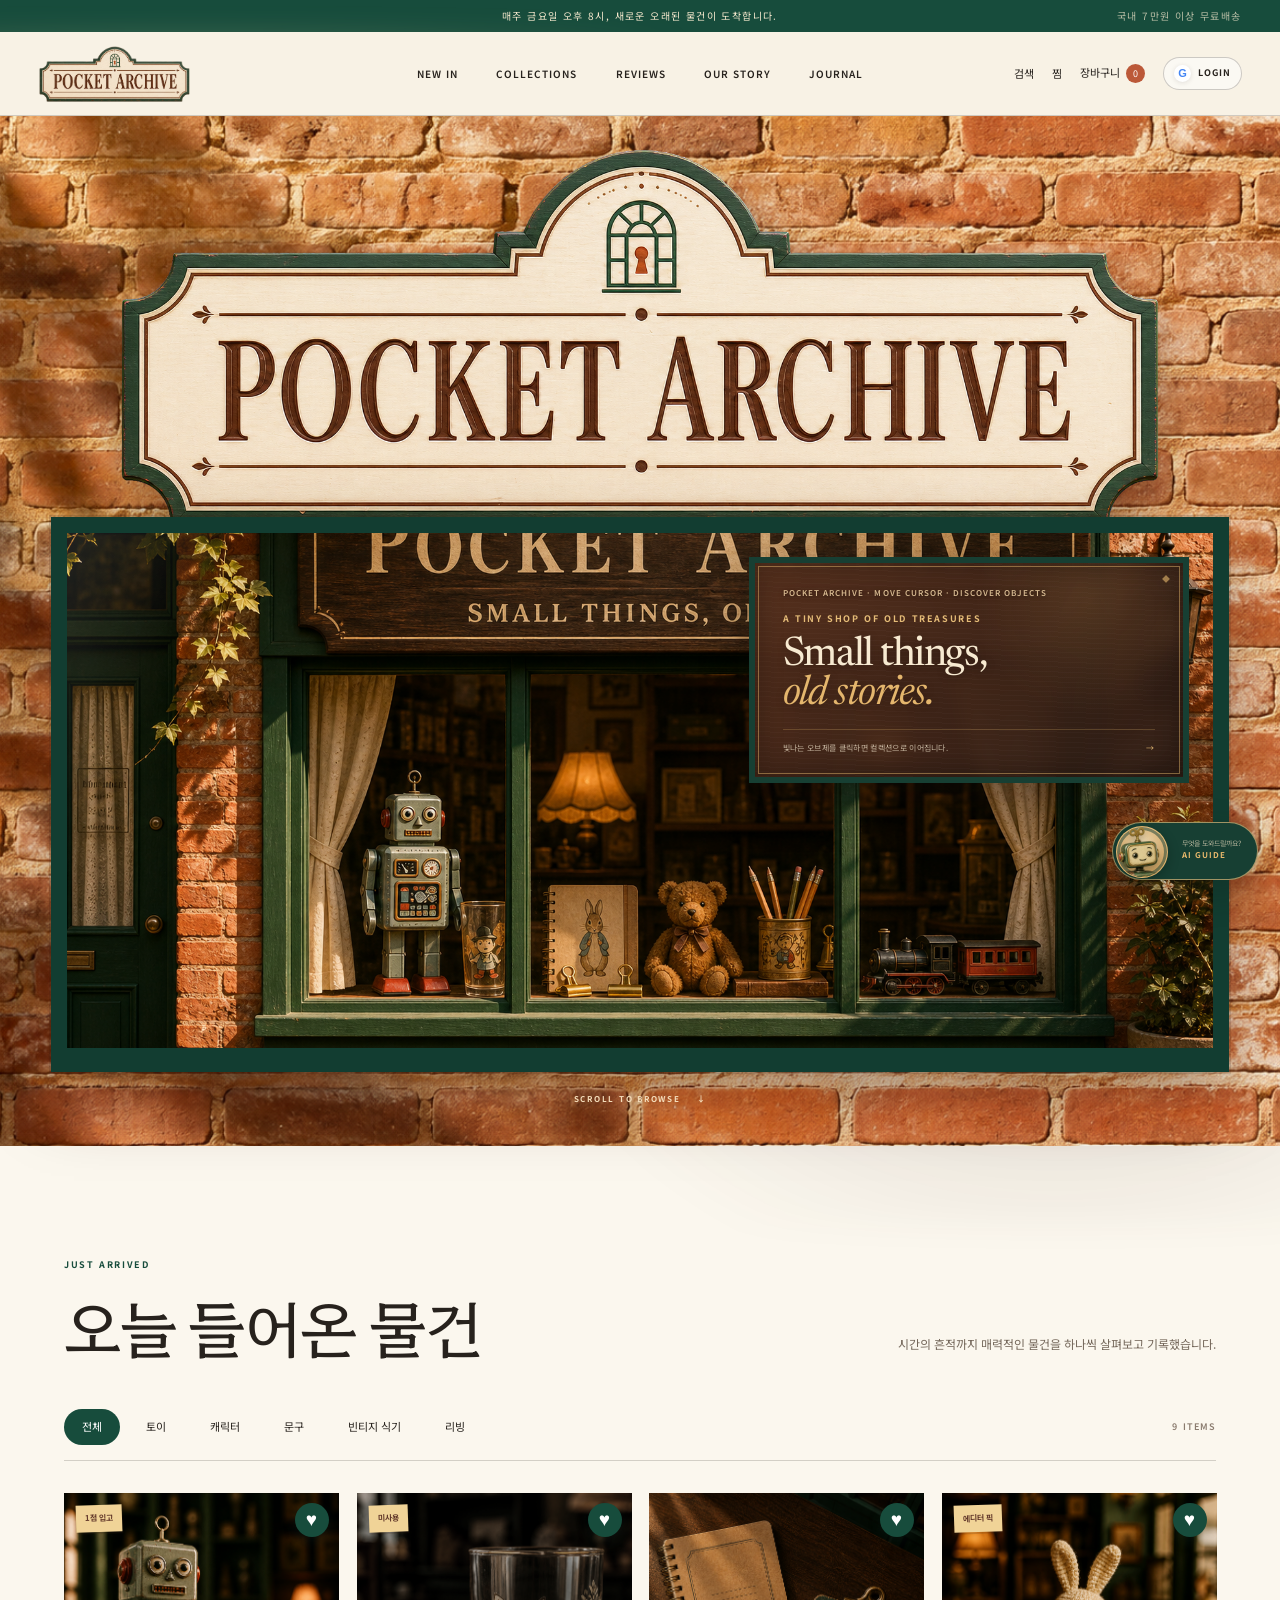
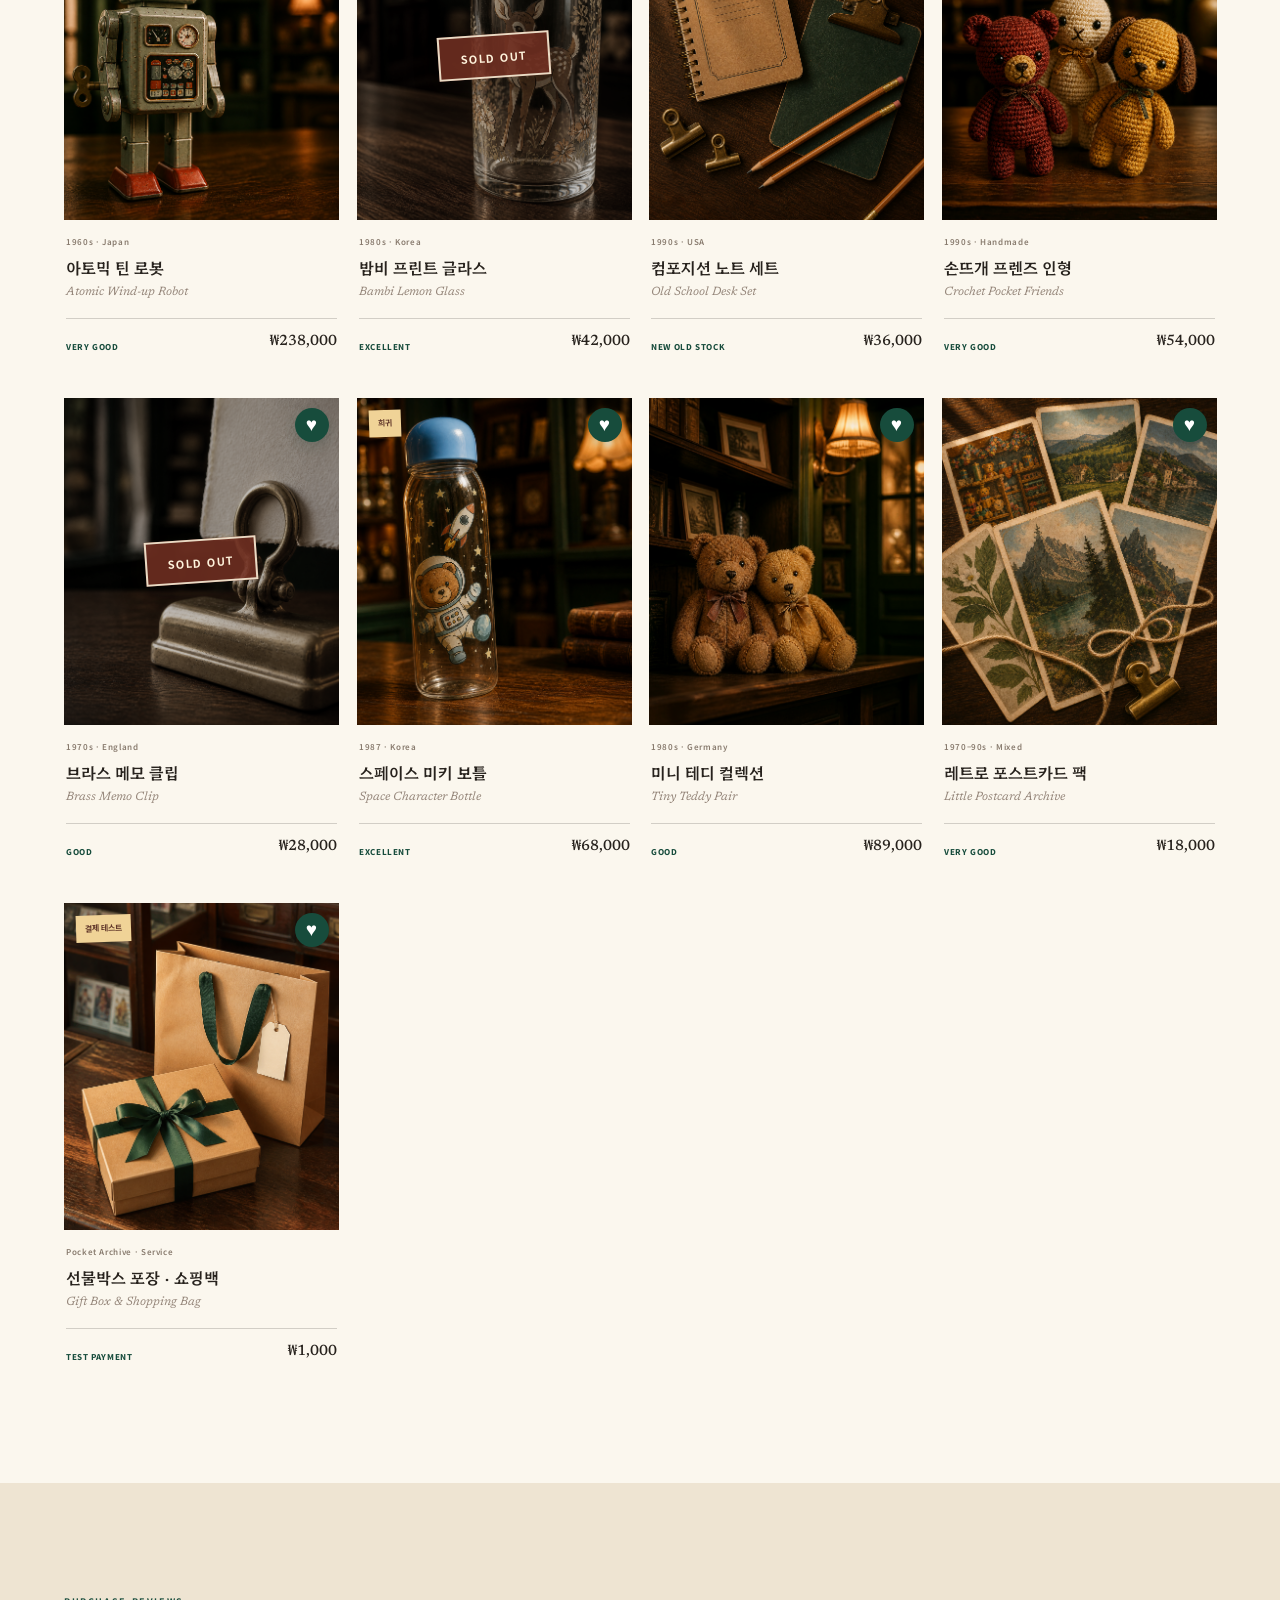
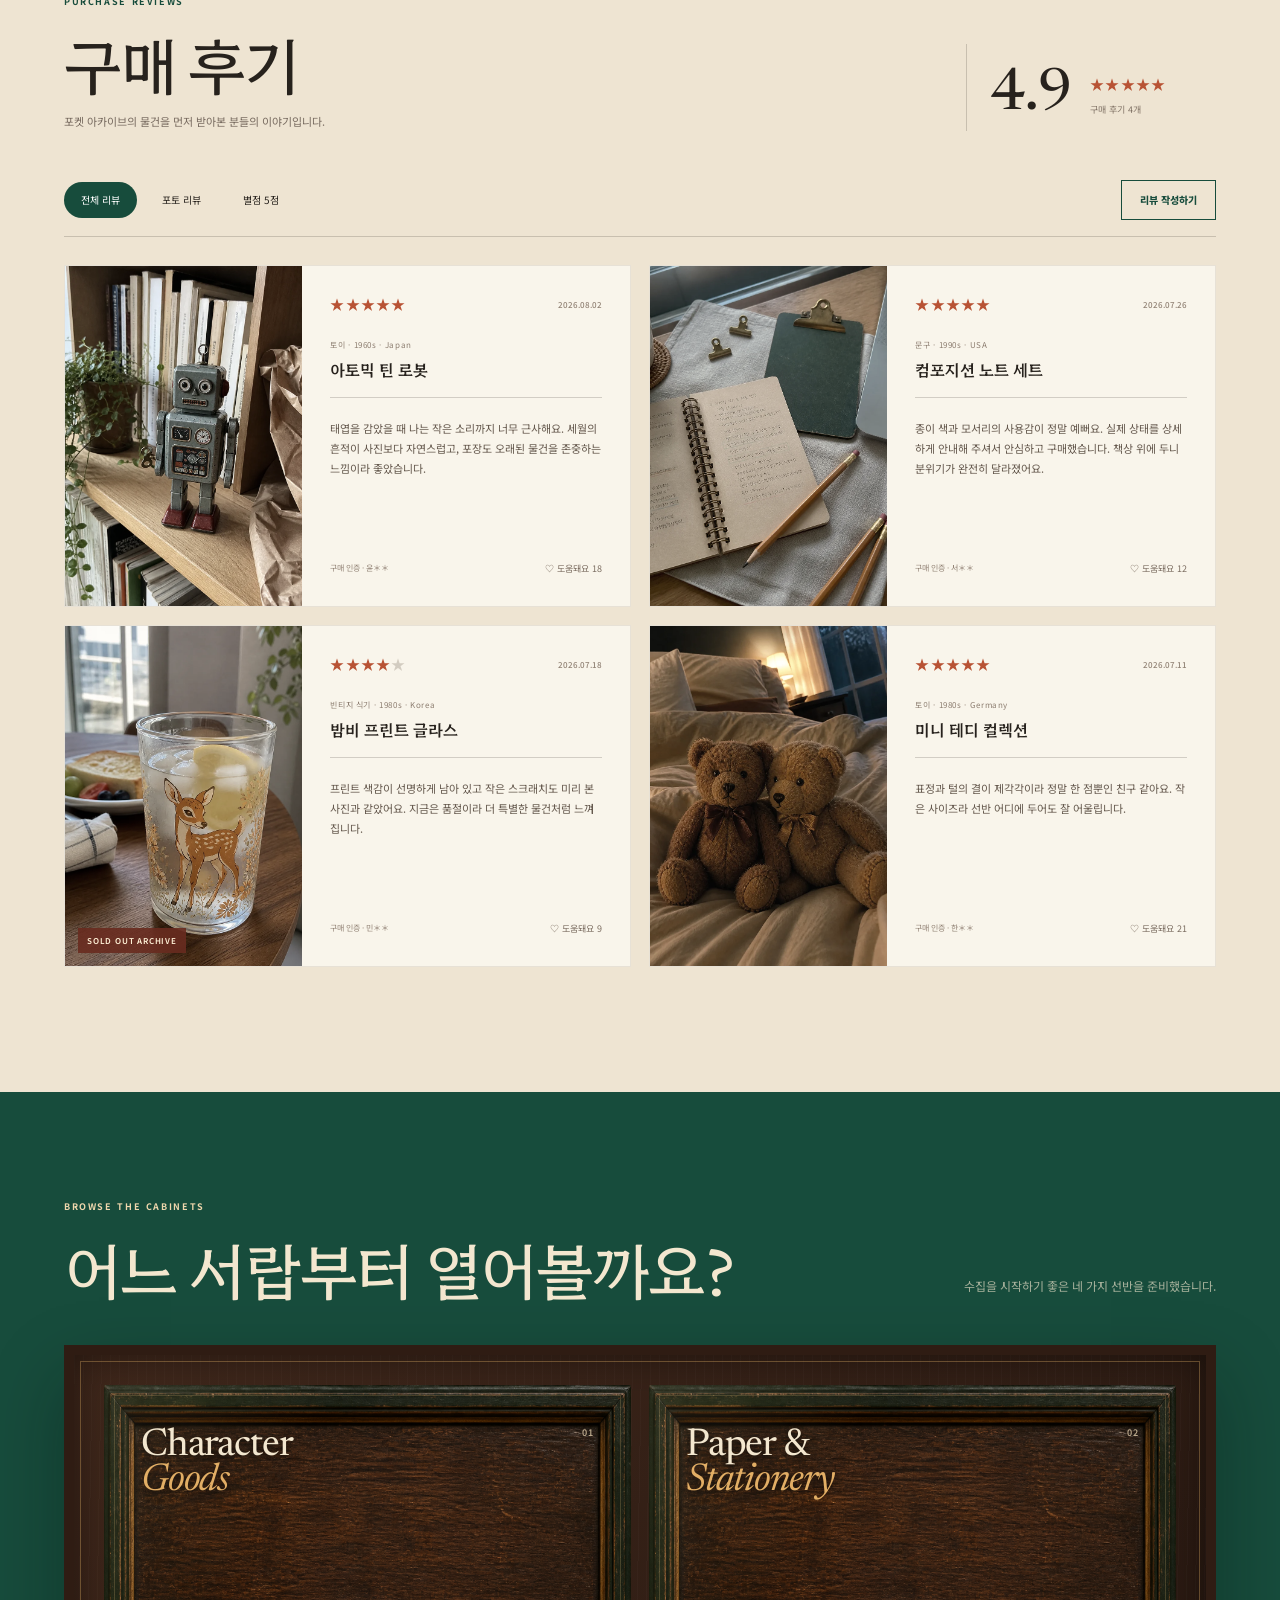
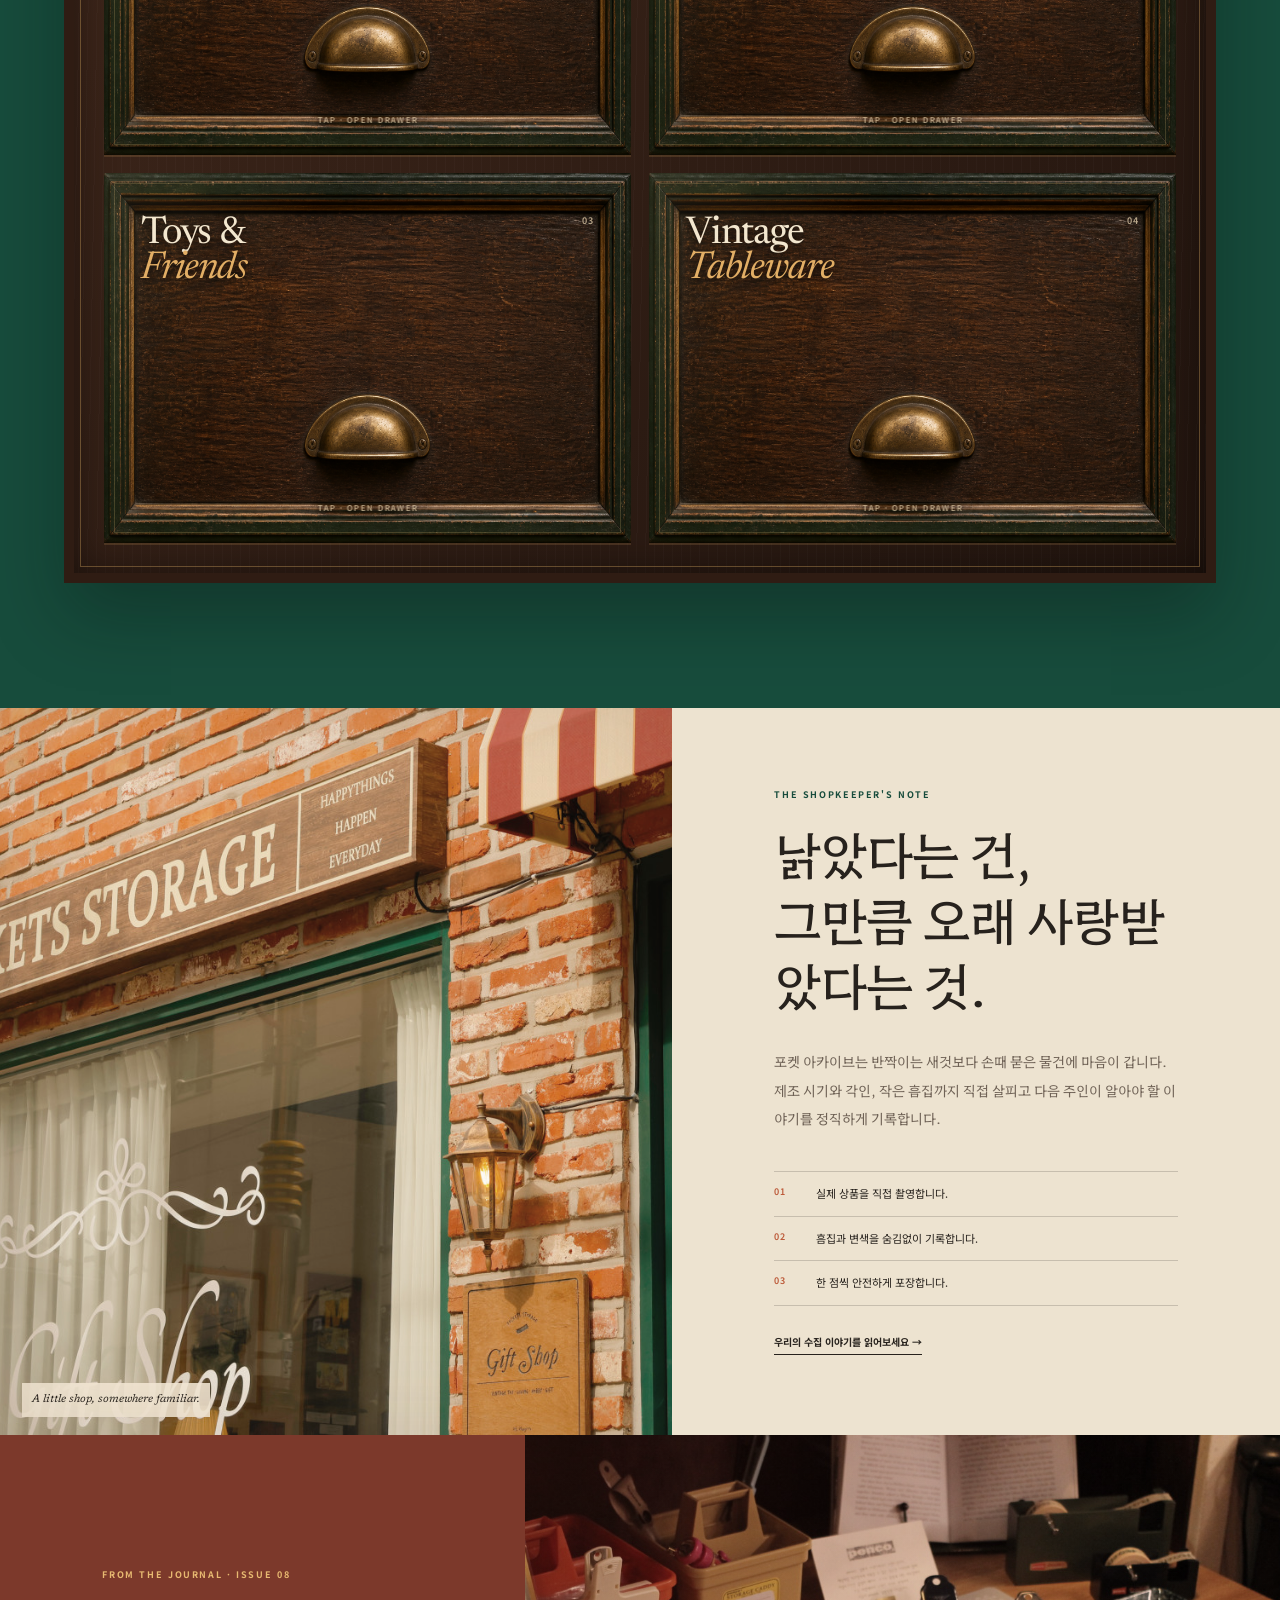
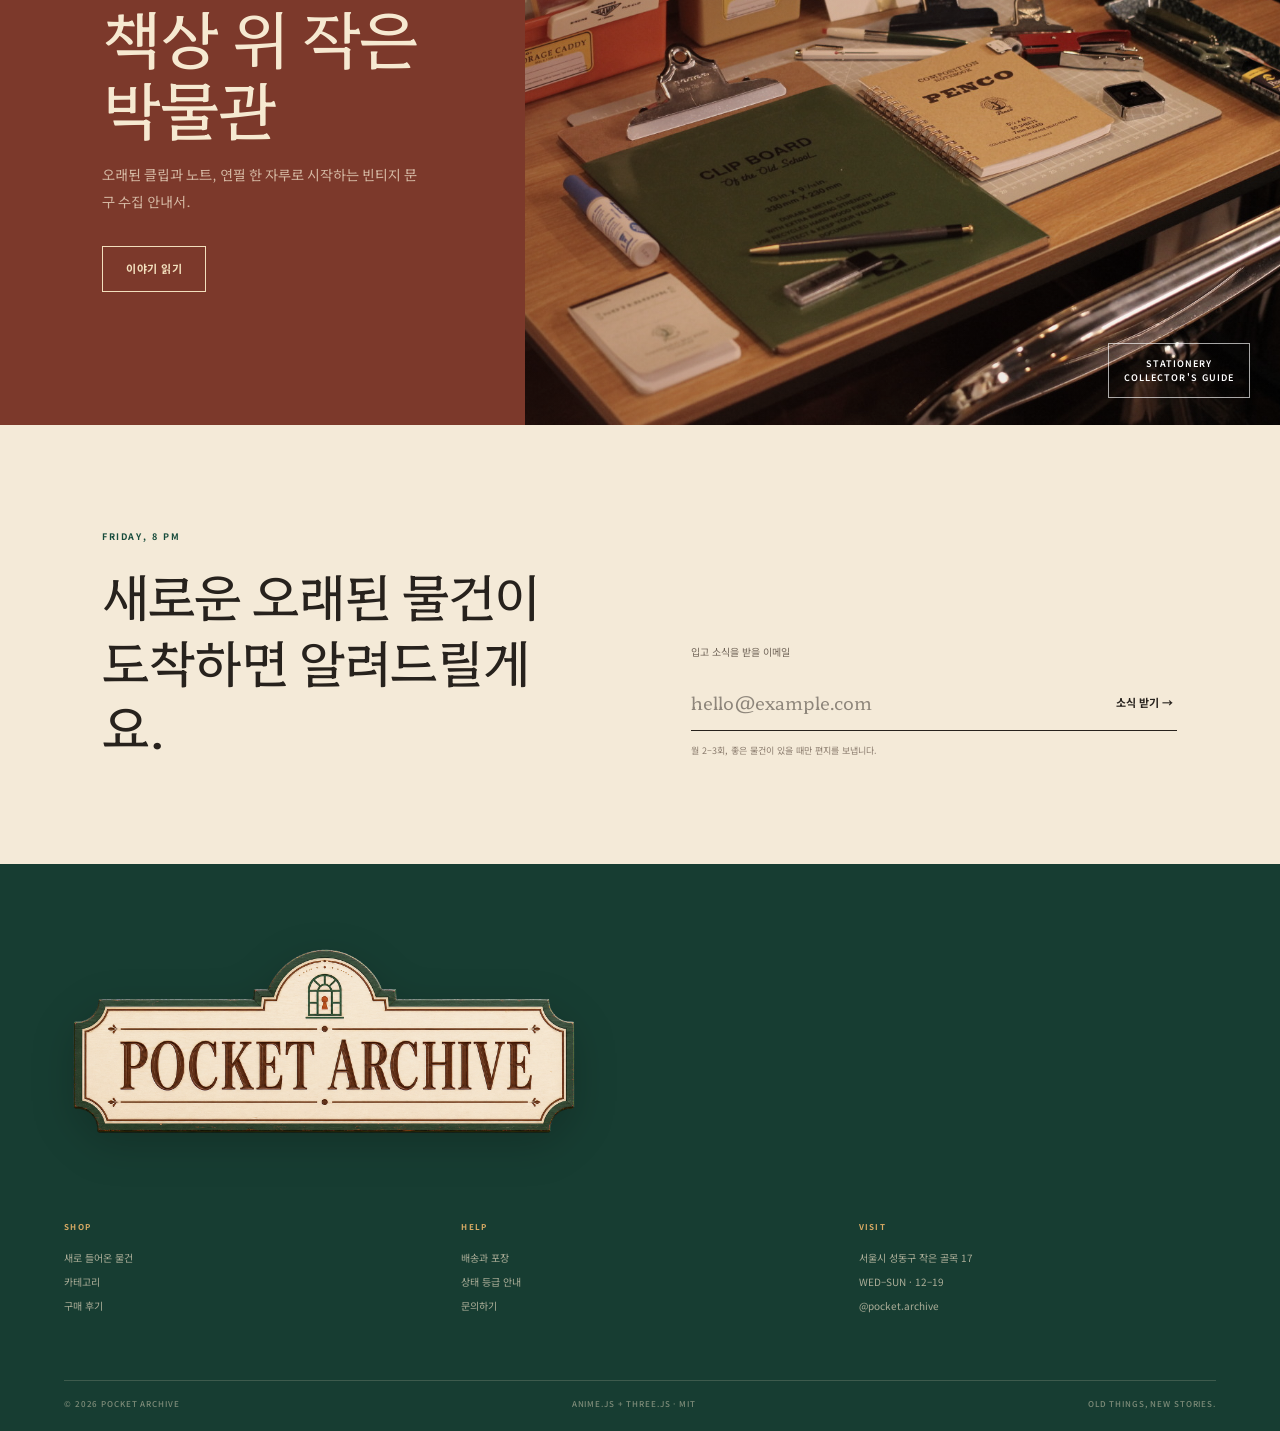
<file: payment/fail/index.html>
<!doctype html>
<html lang="ko">
  <head>
    <meta charset="UTF-8" />
    <meta name="viewport" content="width=device-width, initial-scale=1.0" />
    <meta name="theme-color" content="#183f34" />
    <title>결제 미완료 · Pocket Archive</title>
    <script type="module" crossorigin src="/assets/src-D8rQ3gDA.js"></script>
    <link rel="stylesheet" crossorigin href="/assets/src-D9rNr9fZ.css">
  </head>
  <body><div id="root"></div></body>
</html>
</file>
<file: assets/src-D9rNr9fZ.css>
@import "https://fonts.googleapis.com/css2?family=Hahmlet:wght@300;400;500;600;700&family=Newsreader:ital,opsz,wght@0,6..72,300..700;1,6..72,300..700&family=Noto+Sans+KR:wght@400;500;600;700&display=swap";.mypage-shell,.mypage-gate{color:#29231f;min-height:100vh;font-family:var(--font-sans);background:#eee6d7}.mypage-header{background:#f7f0e2e0;border-bottom:1px solid #3028222e;justify-content:space-between;align-items:center;height:92px;padding:0 5vw;display:flex}.mypage-brand{width:210px;height:66px;display:block}.mypage-brand img{object-fit:contain;width:100%;height:100%}.mypage-header>div{align-items:center;gap:38px;display:flex}.mypage-header span{color:#9d5138;letter-spacing:.17em;font-size:8px;font-weight:700}.mypage-header a:last-child{font-size:10px;font-weight:700}.member-hero{color:#f5e8ce;background:radial-gradient(circle at 76% 20%,#daa95c2e,#0000 26%),repeating-linear-gradient(2deg,#ffffff05 0 1px,#0000 1px 5px),#193f34;grid-template-columns:auto 1fr auto;align-items:center;gap:34px;min-height:330px;padding:55px 7vw;display:grid;overflow:hidden;box-shadow:inset 0 -20px 45px #0714102e}.member-avatar{outline-offset:5px;width:104px;height:104px;font-family:var(--font-display);background:#7c432f;border:5px solid #d9af70;border-radius:50%;outline:1px solid #ffedc4b3;place-items:center;font-size:42px;display:grid;overflow:hidden}.member-avatar img{object-fit:cover;width:100%;height:100%}.member-hero>div:nth-child(2)>span{color:#dbb274;letter-spacing:.15em;font-size:8px;font-weight:700}.member-hero h1{font-family:var(--font-serif-ko);letter-spacing:-.045em;margin:12px 0 0;font-size:clamp(44px,5vw,70px);font-weight:420;line-height:1.06}.member-hero h1 i{color:#e2b771;font-family:var(--font-display);font-weight:400}.member-hero dl{border:1px solid #eed7ab40;grid-template-columns:repeat(3,auto);gap:0;margin:0;display:grid}.member-hero dl div{border-right:1px solid #eed7ab33;min-width:108px;padding:20px 22px}.member-hero dl div:last-child{border:0}.member-hero dt{color:#d5aa69;letter-spacing:.14em;font-size:7px;font-weight:700}.member-hero dd{font-family:var(--font-display);margin:8px 0 0;font-size:18px}.mypage-layout{grid-template-columns:230px 1fr;gap:46px;width:min(1400px,92vw);margin:0 auto;padding:68px 0 120px;display:grid}.account-nav{border-top:3px solid #193f34;border-bottom:1px solid #30282238;flex-direction:column;align-self:start;padding:23px 0;display:flex;position:sticky;top:24px}.account-nav>span{color:#9d5138;letter-spacing:.16em;margin:0 15px 18px;font-size:8px;font-weight:700}.account-nav a{font-family:var(--font-serif-ko);border-top:1px solid #3028221f;align-items:center;gap:12px;padding:14px 15px;font-size:13px;display:flex}.account-nav a:hover{background:#ffffff5c}.account-nav a b{color:#a26048;font:600 8px var(--font-sans)}.account-nav a em{color:#f3e4c9;background:#193f34;border-radius:50%;place-items:center;min-width:20px;height:20px;margin-left:auto;font-size:8px;font-style:normal;display:inline-grid}.account-nav button{cursor:pointer;color:#76695e;text-align:left;background:0 0;border:0;border-bottom:1px solid #847669;margin:20px 15px 0;padding:10px 0;font-size:9px}.account-content{min-width:0}.mypage-notice{z-index:20;color:#6e3e2d;background:#efe0c4;border:1px solid #975f404d;justify-content:space-between;margin-bottom:16px;padding:14px 17px;font-size:10px;display:flex;position:sticky;top:12px;box-shadow:0 8px 20px #33251c1a}.mypage-notice button{cursor:pointer;background:0 0;border:0}.account-panel{background:#f7f1e5;border:1px solid #30282229;margin-bottom:32px;padding:46px 50px 50px;scroll-margin-top:24px;box-shadow:0 16px 40px #34271d12}.panel-heading{border-bottom:1px solid #30282229;justify-content:space-between;align-items:end;gap:32px;margin-bottom:34px;padding-bottom:25px;display:flex}.panel-heading span{color:#9d5138;letter-spacing:.15em;font-size:8px;font-weight:700}.panel-heading h2{font-family:var(--font-serif-ko);letter-spacing:-.035em;margin:7px 0 0;font-size:37px;font-weight:440}.panel-heading p{color:#7b6e62;max-width:260px;margin:0 0 3px;font-size:10px;line-height:1.6}.panel-heading>button{color:#193f34;cursor:pointer;background:0 0;border:1px solid #193f34;padding:10px 15px;font-size:9px;font-weight:700}.profile-form{grid-template-columns:1fr 1fr;gap:19px 15px;display:grid}.profile-form label:not(.consent-row),.address-meta-grid label{flex-direction:column;gap:8px;display:flex}.profile-form label span,.address-meta-grid label span{color:#74675b;font-size:9px;font-weight:700}.profile-form input:not([type=checkbox]),.address-meta-grid input{background:#fffdf8;border:1px solid #30282233;border-radius:0;outline:none;height:48px;padding:0 14px;font-size:11px}.profile-form input:focus,.address-meta-grid input:focus{border-color:#193f34;box-shadow:0 0 0 2px #193f3414}.profile-form input[readonly]{color:#7b7065;background:#ece5d8}.consent-row{color:#72665b;grid-column:1/-1;align-items:center;gap:9px;margin-top:3px;font-size:10px;display:flex}.consent-row input,.default-check input{accent-color:#193f34}.ledger-button{color:#f5e7cd;cursor:pointer;letter-spacing:.03em;background:#193f34;border:0;min-height:49px;padding:0 24px;font-size:10px;font-weight:700}.ledger-button:disabled{cursor:wait;opacity:.55}.profile-form .ledger-button{grid-column:1/-1;justify-self:end;min-width:180px}.saved-address-list{gap:10px;display:grid}.saved-address-list article{background:#fffdf8ad;border:1px solid #3028222b;grid-template-columns:54px 1fr auto;gap:18px;padding:23px 20px;display:grid;position:relative}.saved-address-list article.is-default{border-color:#193f34ad;box-shadow:inset 4px 0 #193f34}.address-index{color:#a3674e;font-family:var(--font-display);align-self:start;font-size:20px}.address-copy>div{align-items:center;gap:9px;display:flex}.address-copy strong{font-family:var(--font-serif-ko);font-size:17px;font-weight:600}.address-copy em{color:#f4e4c7;background:#193f34;padding:4px 7px;font-size:7px;font-style:normal}.address-copy>b{margin:10px 0 5px;font-size:10px;display:block}.address-copy p{color:#74685d;margin:0;font-size:10px;line-height:1.7}.address-actions{align-items:start;gap:5px;display:flex}.address-actions button{cursor:pointer;color:#6d6156;background:0 0;border:1px solid #30282230;padding:7px 9px;font-size:8px}.address-actions button:first-child{color:#8b4935;border-color:#8b5943}.address-actions button.is-map-active{color:#f4e4c7;background:#193f34;border-color:#193f34}.kakao-map-card{background:#eee4d3;border:1px solid #30282233;margin-top:20px;overflow:hidden}.kakao-map-heading{border-bottom:1px solid #30282229;justify-content:space-between;align-items:center;gap:20px;min-height:61px;padding:13px 17px;display:flex}.kakao-map-heading>div{align-items:baseline;gap:10px;min-width:0;display:flex}.kakao-map-heading span{color:#a45e43;letter-spacing:.16em;font-size:7px;font-weight:800}.kakao-map-heading strong{font-family:var(--font-serif-ko);text-overflow:ellipsis;white-space:nowrap;font-size:16px;font-weight:600;overflow:hidden}.kakao-map-heading a{color:#5d5046;flex:none;font-size:8px;font-weight:700}.kakao-map-stage{background:#d8cdbb;height:330px;position:relative;overflow:hidden}.kakao-map-canvas{width:100%;height:100%}.kakao-map-message{color:#6f6255;text-align:center;background:radial-gradient(circle at 50% 42%,#f6ecd7f5,#e0d3bcf0);align-content:center;justify-items:center;gap:7px;padding:20px;display:grid;position:absolute;inset:0}.kakao-map-message span{font-size:9px}.kakao-map-message b{font-family:var(--font-serif-ko);font-size:15px;font-weight:520}.kakao-map-message i{border:2px solid #193f3433;border-top-color:#193f34;border-radius:50%;width:24px;height:24px;animation:.8s linear infinite kakaoMapSpin}.kakao-map-address{color:#6e6258;border-top:1px solid #30282224;margin:0;padding:12px 17px;font-size:9px;line-height:1.6}.address-editor .kakao-map-card{background:#efdcbb14;border-color:#e1b8774d;margin:18px 0 0}.address-editor .kakao-map-heading{border-color:#e1b87738}.address-editor .kakao-map-heading span{color:#e0b36e}.address-editor .kakao-map-heading strong,.address-editor .kakao-map-heading a{color:#ead7b9}.address-editor .kakao-map-address{color:#d3bd9c;border-color:#e1b87733}.kakao-map-card.is-compact .kakao-map-stage{height:250px}@keyframes kakaoMapSpin{to{transform:rotate(360deg)}}.empty-address{text-align:center;background:#fffdf866;border:1px dashed #3028223d;padding:48px 20px}.empty-address span{font-family:var(--font-serif-ko);font-size:17px}.empty-address p{color:#7e7164;margin:8px 0 0;font-size:10px}.address-editor{outline-offset:-11px;color:#f4e5ca;background:linear-gradient(#ffffff06,#ffffff06),#442d23;border:6px solid #5b392a;outline:1px solid #b88a55;margin-top:28px;padding:31px}.address-editor>div:first-child{margin-bottom:22px}.address-editor>div:first-child span{color:#dda967;letter-spacing:.15em;font-size:8px;font-weight:700}.address-editor h3{font-family:var(--font-serif-ko);margin:6px 0 0;font-size:27px;font-weight:460}.address-meta-grid{grid-template-columns:repeat(3,1fr);gap:10px;margin-bottom:18px;display:grid}.address-editor .address-meta-grid label span,.address-editor .kakao-address-fieldset label>span{color:#d4b98e}.address-editor .address-meta-grid input{color:#2a231e;background:#fffbf1ed;border-color:#f4e5ca38}.address-editor .kakao-address-fieldset{background:#efdcbb14;border-color:#e1b8774d}.address-editor .kakao-address-fieldset legend{color:#e0b36e}.address-editor .address-status{color:#c9b495}.default-check{color:#dcc5a1;align-items:center;gap:9px;margin:15px 0 20px;font-size:10px;display:flex}.editor-actions{align-items:center;gap:12px;display:flex}.editor-actions .ledger-button{color:#2f251d;background:#e1b36c}.editor-actions>button:last-child:not(.ledger-button){color:#ead6b5;cursor:pointer;background:0 0;border:0;border-bottom:1px solid #f4e5ca80;padding:12px;font-size:9px}.mypage-gate{background:radial-gradient(circle at 20% 20%,#e0b26529,#0000 30%),#173d32;place-items:center;padding:28px;display:grid;position:relative;overflow:hidden}.mypage-gate:before{content:"";pointer-events:none;border:1px solid #e5be7d47;position:absolute;inset:20px}.mypage-logo{width:210px;height:70px;position:absolute;top:27px;left:38px}.mypage-logo img{object-fit:contain;width:100%;height:100%}.login-ledger,.mypage-gate>div:not(.account-loading){outline-offset:-14px;text-align:center;background:#f1e5cf;border:8px solid #5b392a;outline:1px solid #c6975d;width:min(580px,100%);padding:56px;position:relative;box-shadow:0 30px 70px #06120e6b}.login-ledger>span,.mypage-gate>div>span{color:#9d5138;letter-spacing:.17em;font-size:8px;font-weight:700}.login-ledger h1,.mypage-gate h1{font-family:var(--font-serif-ko);margin:14px 0 18px;font-size:42px;font-weight:440;line-height:1.2}.login-ledger p,.mypage-gate p{color:#75685c;max-width:390px;margin:0 auto 25px;font-size:11px;line-height:1.8}.login-ledger button{cursor:pointer;background:#fff;border:1px solid #30282233;min-width:210px;height:50px;font-size:11px;font-weight:700}.login-ledger button b{color:#fff;background:#4285f4;border-radius:50%;place-items:center;width:22px;height:22px;margin-right:10px;display:inline-grid}.login-ledger small{color:#9b4e39;margin-top:15px;display:block}.account-loading{gap:8px;display:flex}.account-loading span{background:#e3b36a;border-radius:50%;width:11px;height:11px;animation:.8s ease-in-out infinite alternate accountPulse}.account-loading span:nth-child(2){animation-delay:.15s}.account-loading span:nth-child(3){animation-delay:.3s}@keyframes accountPulse{to{opacity:.3;transform:translateY(-8px)}}@media (width<=980px){.member-hero{grid-template-columns:auto 1fr}.member-hero dl{grid-column:1/-1}.mypage-layout{grid-template-columns:1fr}.account-nav{border-top-width:2px;grid-template-columns:repeat(3,1fr);padding:0;display:grid;position:static}.account-nav>span,.account-nav button{grid-column:1/-1}.account-nav a{border-right:1px solid #3028221f}}@media (width<=680px){.mypage-header{height:72px;padding:0 16px}.mypage-brand{width:155px;height:52px}.mypage-header span{display:none}.member-hero{padding:48px 22px;display:block}.member-avatar{width:78px;height:78px;margin-bottom:25px}.member-hero h1{font-size:43px}.member-hero dl{display:none}.mypage-layout{width:auto;margin:0 14px;padding:25px 0 70px}.account-nav{grid-template-columns:1fr}.account-nav>span,.account-nav button{grid-column:auto}.account-panel{padding:33px 18px 24px}.panel-heading{display:block}.panel-heading p,.panel-heading>button{margin-top:16px}.profile-form{grid-template-columns:1fr}.consent-row,.profile-form .ledger-button{grid-column:auto}.profile-form .ledger-button{width:100%}.saved-address-list article{grid-template-columns:36px 1fr;padding:20px 14px}.address-actions{flex-wrap:wrap;grid-column:2}.kakao-map-stage{height:270px}.kakao-map-card.is-compact .kakao-map-stage{height:220px}.kakao-map-heading>div{gap:4px;display:grid}.address-editor{margin-left:-6px;margin-right:-6px;padding:28px 17px}.address-meta-grid{grid-template-columns:1fr}.mypage-logo{top:22px;left:50%;transform:translate(-50%)}.login-ledger,.mypage-gate>div:not(.account-loading){padding:45px 22px}.login-ledger h1,.mypage-gate h1{font-size:34px}}.journal-page-shell{color:#282018;background:#f3ecdd;min-width:320px;overflow:hidden}.journal-header{z-index:20;-webkit-backdrop-filter:blur(14px);backdrop-filter:blur(14px);background:#f5eedff0;border-bottom:1px solid #27362a2e;grid-template-columns:220px 1fr 220px;align-items:center;height:78px;padding:0 4vw;display:grid;position:sticky;top:0}.journal-brand{align-items:center;width:190px;height:60px;display:flex}.journal-brand img{object-fit:contain;width:100%;height:100%}.journal-header>span{color:#1a493a;font:700 9px var(--font-sans);letter-spacing:.2em;text-align:center}.journal-back{color:#71382d;justify-self:end;font-size:10px;font-weight:700}.journal-hero{color:#f4e6cc;isolation:isolate;background:#183e33;min-height:min(860px,100svh - 78px);position:relative;overflow:hidden}.journal-hero-copy{z-index:3;text-shadow:0 3px 24px #06120d8c;flex-direction:column;justify-content:flex-end;width:min(760px,72vw);padding:0;display:flex;position:absolute;bottom:clamp(48px,8vh,92px);left:max(5vw,50vw - 760px)}.journal-hero-copy>span,.journal-section-title>span,.reader-kicker,.journal-ending>span{color:#d7a45f;font:700 9px var(--font-sans);letter-spacing:.18em}.journal-hero h1{font-family:var(--font-serif-ko);letter-spacing:-.065em;margin:20px 0 25px;font-size:clamp(58px,7.4vw,112px);font-weight:430;line-height:1.06}.journal-hero p{color:#fff6e4d1;max-width:530px;font-family:var(--font-serif-ko);margin:0;font-size:15px;line-height:1.9}.journal-hero-meta{border-top:1px solid #f4e6cc6b;flex-direction:row;justify-content:space-between;gap:18px;width:min(530px,100%);margin-top:34px;padding-top:15px;display:flex}.journal-hero-meta b,.journal-hero-meta small{font:700 8px var(--font-sans);letter-spacing:.16em}.journal-hero-meta small{color:#f4e6cc8c}.journal-hero-image{z-index:0;position:absolute;inset:0;overflow:hidden}.journal-hero-image:after{content:"";pointer-events:none;background:linear-gradient(90deg,#051912c7 0%,#05191275 38%,#05191214 72%),linear-gradient(#0000 42%,#051510c2 100%);position:absolute;inset:0;box-shadow:inset 0 0 120px #07191342}.journal-hero-image img{object-fit:cover;object-position:center 52%;filter:saturate(.78)sepia(.08)contrast(1.02);width:100%;height:100%;transform:scale(1.015)}.journal-hero-image>span{z-index:2;color:#fff;font:700 9px/1.55 var(--font-sans);letter-spacing:.15em;text-align:right;border:1px solid #ffffffa8;padding:14px 16px;position:absolute;bottom:26px;right:28px}.journal-library{background:linear-gradient(90deg,#173f3306 1px,#0000 1px) 0 0/8.333% 100%,#f3ecdd;padding:0 5vw 140px}.journal-contents-bar{color:#173f33;border-top:7px solid #173f33;border-bottom:1px solid #9f907d;grid-template-columns:auto auto 1fr auto;align-items:center;gap:28px;max-width:1440px;min-height:74px;margin:0 auto 96px;display:grid}.journal-contents-bar b,.journal-contents-bar>span,.journal-contents-bar small{font:700 8px var(--font-sans);letter-spacing:.16em}.journal-contents-bar>span{color:#8b4b3b;border-left:1px solid #aa9c89;padding-left:28px}.journal-contents-bar nav{justify-self:center;gap:6px;display:flex}.journal-contents-bar button{color:#173f33;cursor:pointer;width:31px;height:31px;font:700 8px var(--font-sans);background:0 0;border:1px solid #ad9d88;border-radius:50%;padding:0;transition:background .2s,color .2s,transform .2s}.journal-contents-bar button:hover{color:#f7ead1;background:#173f33;transform:translateY(-2px)}.journal-contents-bar small{color:#7f7161}.journal-section-title{border-bottom:3px double #86735c;grid-template-columns:minmax(0,1fr) minmax(250px,.38fr);align-items:end;max-width:1440px;margin:0 auto 64px;padding-bottom:29px;display:grid;position:relative}.journal-section-title:before{content:"READ";color:#734d3614;font:450 clamp(80px,13vw,190px)/1 var(--font-display);letter-spacing:-.07em;pointer-events:none;position:absolute;top:-62px;right:0}.journal-section-title h2{font-family:var(--font-serif-ko);letter-spacing:-.06em;margin:12px 0 0;font-size:clamp(52px,7vw,92px);font-weight:430;line-height:1.02;position:relative}.journal-section-title p{color:#74685b;max-width:320px;font:12px/1.9 var(--font-serif-ko);margin:0 0 8px 50px;position:relative}.journal-card-grid{border-top:1px solid #a99780;border-left:1px solid #a99780;grid-template-columns:repeat(12,minmax(0,1fr));grid-auto-rows:minmax(270px,auto);max-width:1440px;margin:auto;display:grid}.journal-card{min-width:0;min-height:0;color:inherit;cursor:pointer;text-align:left;background:#f6efe1b3;border:1px solid #a99780;border-top:0;border-left:0;padding:0;transition:background .3s,transform .3s,box-shadow .3s;position:relative;overflow:hidden}.journal-card:hover,.journal-card.is-selected{z-index:2;background:#eadbc2;box-shadow:0 20px 42px #412d1f1f}.journal-card-1{grid-area:1/1/3/8}.journal-card-2{grid-area:1/8/auto/13;grid-template-columns:.92fr 1.08fr;display:grid}.journal-card-3{grid-area:2/8/auto/13;grid-template-columns:1.08fr .92fr;display:grid}.journal-card-3 .journal-card-image{order:2}.journal-card-4{grid-area:3/1/auto/6;grid-template-columns:.86fr 1.14fr;display:grid}.journal-card-5{grid-area:3/6/auto/13;grid-template-columns:1.2fr .8fr;display:grid}.journal-card-5 .journal-card-image{order:2}.journal-card-1 .journal-card-image{height:560px}.journal-card-1 .journal-card-copy{min-height:315px;padding:38px 42px 32px}.journal-card-1 .journal-card-copy strong{max-width:570px;font-size:clamp(34px,3.4vw,52px)}.journal-card-2 .journal-card-image,.journal-card-3 .journal-card-image,.journal-card-4 .journal-card-image,.journal-card-5 .journal-card-image{height:100%;min-height:310px}.journal-card-image{background:#c6b397;height:280px;display:block;position:relative;overflow:hidden}.journal-card-image img{object-fit:cover;filter:saturate(.7)sepia(.08);width:100%;height:100%;transition:transform .6s cubic-bezier(.2,.75,.2,1),filter .4s}.journal-card:hover img{filter:saturate(.9);transform:scale(1.045)}.journal-card-image b{color:#71382d;width:35px;height:35px;font:700 9px var(--font-sans);background:#f4ead7;border-radius:50%;place-items:center;display:grid;position:absolute;top:14px;right:16px}.journal-card-image em{color:#f5e7cd;font:700 7px var(--font-sans);letter-spacing:.13em;background:#14392ee6;padding:7px 9px;font-style:normal;position:absolute;bottom:13px;left:14px}.journal-card-copy{flex-direction:column;min-height:245px;padding:27px 28px 25px;display:flex}.journal-card-copy small{color:#8b4c3d;font:700 8px var(--font-sans);letter-spacing:.13em}.journal-card-copy strong{font-family:var(--font-serif-ko);letter-spacing:-.025em;margin:15px 0 12px;font-size:25px;font-weight:550;line-height:1.35}.journal-card-copy>span{color:#75695d;font-size:11px;line-height:1.75}.journal-card-line{border-top:1px solid #7c685247;justify-content:space-between;gap:15px;margin-top:auto;padding-top:22px;display:flex}.journal-card-line i{color:#1d4a3c;letter-spacing:.06em;font-size:8px;font-style:normal;font-weight:800}.journal-masthead{border-top:3px double #86735c;grid-template-columns:1fr minmax(260px,420px) auto;align-items:end;gap:40px;max-width:1440px;margin:70px auto 0;padding-top:22px;display:grid}.journal-masthead span{color:#173f33;font:450 clamp(32px, 5vw, 72px) var(--font-display);letter-spacing:-.04em}.journal-masthead p{color:#716455;font:12px/1.8 var(--font-serif-ko);margin:0}.journal-masthead b{color:#8b4b3b;font:700 8px var(--font-sans);letter-spacing:.15em}.journal-reader{background:#eee1ca;border-top:1px solid #684d312e;grid-template-columns:minmax(220px,.36fr) minmax(0,1fr);padding:115px max(5vw,50vw - 720px);scroll-margin-top:78px;display:grid}.reader-aside{color:#7b4938;flex-direction:column;align-self:start;padding:7px 50px 0 0;display:flex;position:sticky;top:118px}.reader-aside span{font:700 10px var(--font-sans);letter-spacing:.18em}.reader-aside strong{font-family:var(--font-display);margin:16px 0 9px;font-size:34px;font-weight:450}.reader-aside small{color:#87796b;font:600 8px var(--font-sans);letter-spacing:.12em}.reader-main{border-left:1px solid #bbaa91;max-width:920px;padding-left:clamp(35px,7vw,105px);animation:.5s both readerEnter}@keyframes readerEnter{0%{opacity:0;transform:translateY(18px)}}.reader-main h2{max-width:760px;font-family:var(--font-serif-ko);letter-spacing:-.05em;margin:20px 0 27px;font-size:clamp(43px,5vw,70px);font-weight:460;line-height:1.2}.reader-intro{color:#5f554a;max-width:760px;font-family:var(--font-serif-ko);margin:0 0 55px;font-size:18px;line-height:2}.reader-main figure{margin:0 0 62px}.reader-main figure img{object-fit:cover;filter:saturate(.78)sepia(.07);width:100%;height:min(55vw,580px)}.reader-main figcaption{color:#8a7c6e;margin-top:12px;font-size:9px}.reader-main>section{max-width:760px;margin:0 0 48px}.article-section-number{color:#9a6749;font:700 9px var(--font-sans);letter-spacing:.16em;margin-bottom:11px;display:block}.reader-main>section h3,.reader-checklist h3{font-family:var(--font-serif-ko);letter-spacing:-.03em;margin:0 0 16px;font-size:28px;font-weight:600}.reader-main>section p{color:#5e554c;font-family:var(--font-serif-ko);margin:0;font-size:15px;line-height:2.15}.reader-main blockquote{color:#764433;max-width:780px;font-family:var(--font-serif-ko);letter-spacing:-.03em;border-top:1px solid #b5a17f;border-bottom:1px solid #b5a17f;margin:5px 0 70px;padding:28px 0 28px clamp(30px,5vw,70px);font-size:clamp(24px,3vw,38px);font-weight:520;line-height:1.65}.reader-checklist{background:#f7efdea3;border:1px solid #ad9471;max-width:760px;margin-top:70px;padding:35px 38px}.reader-checklist>span{color:#8b4a39;font:700 8px var(--font-sans);letter-spacing:.16em}.reader-checklist h3{margin-top:12px}.reader-checklist ul{border-top:1px solid #c6b79e;margin:24px 0 0;padding:20px 0 0;list-style:none}.reader-checklist li{color:#655b51;padding:8px 0 8px 25px;font-size:12px;position:relative}.reader-checklist li:before{content:"✓";color:#1c4a3b;font-weight:900;position:absolute;left:0}.journal-ending{color:#f4e6cc;text-align:center;background:#7b392d;padding:130px 5vw}.journal-ending h2{font-family:var(--font-serif-ko);letter-spacing:-.045em;margin:22px auto 36px;font-size:clamp(40px,5vw,67px);font-weight:430;line-height:1.28}.journal-ending a{border-bottom:1px solid #f4e6ccb3;padding-bottom:7px;font-size:11px;font-weight:700;display:inline-flex}@media (width<=900px){.journal-header{grid-template-columns:180px 1fr}.journal-header>span{display:none}.journal-hero{min-height:720px}.journal-contents-bar{grid-template-columns:auto 1fr auto;gap:16px}.journal-contents-bar nav{justify-self:end}.journal-contents-bar small{display:none}.journal-card-grid{grid-template-columns:repeat(2,1fr);grid-auto-rows:auto}.journal-card-1,.journal-card-2,.journal-card-3,.journal-card-4,.journal-card-5{grid-area:auto;display:block}.journal-card-1{grid-column:1/-1;grid-template-columns:1.15fr .85fr;display:grid}.journal-card-1 .journal-card-image{height:100%}.journal-card-2 .journal-card-image,.journal-card-3 .journal-card-image,.journal-card-4 .journal-card-image,.journal-card-5 .journal-card-image{height:310px;min-height:0}.journal-card-3 .journal-card-image,.journal-card-5 .journal-card-image{order:initial}.journal-masthead{grid-template-columns:1fr;gap:12px}.journal-reader{grid-template-columns:1fr}.reader-aside{margin-bottom:45px;position:static}.reader-main{border-left:0;padding-left:0}}@media (width<=600px){.journal-header{grid-template-columns:145px 1fr;height:68px;padding:0 16px}.journal-brand{width:140px;height:52px}.journal-back{font-size:8px}.journal-hero{min-height:690px}.journal-hero-copy{width:auto;bottom:42px;left:22px;right:22px}.journal-hero h1{font-size:clamp(47px,14vw,62px);line-height:1.08}.journal-hero p{max-width:92%;font-size:13px}.journal-hero-meta{margin-top:28px}.journal-hero-image img{object-position:56% center}.journal-hero-image>span{font-size:7px;top:19px;bottom:auto;right:17px}.journal-library{padding:0 16px 95px}.journal-contents-bar{grid-template-columns:auto 1fr;margin-bottom:70px}.journal-contents-bar>span{justify-self:end}.journal-contents-bar nav{grid-column:1/-1;justify-self:start;padding-bottom:13px}.journal-section-title{display:block}.journal-section-title:before{top:-20px}.journal-section-title h2{font-size:54px}.journal-section-title p{margin:18px 0 0}.journal-card-grid{grid-template-columns:1fr}.journal-card-1,.journal-card-2,.journal-card-3,.journal-card-4,.journal-card-5{grid-column:auto;grid-template-columns:43% 57%;display:grid}.journal-card-1 .journal-card-image,.journal-card-2 .journal-card-image,.journal-card-3 .journal-card-image,.journal-card-4 .journal-card-image,.journal-card-5 .journal-card-image{height:100%;min-height:255px}.journal-card-1 .journal-card-copy,.journal-card-copy{min-height:255px;padding:22px 18px}.journal-card-1 .journal-card-copy strong,.journal-card-copy strong{font-size:20px}.journal-card-copy>span:not(.journal-card-line){display:none}.journal-card-line{flex-direction:column;gap:5px}.journal-card-image em{font-size:6px;bottom:9px;left:9px}.journal-reader{padding:78px 20px 90px}.reader-main h2{font-size:42px}.reader-intro{font-size:16px}.reader-main figure img{height:380px}.reader-main blockquote{padding-left:22px;font-size:24px}.reader-checklist{padding:28px 23px}}.admin-shell,.admin-gate{color:#27231f;background:#eee7da;min-height:100vh}.admin-shell{grid-template-columns:252px minmax(0,1fr);display:grid}.admin-sidebar{color:#f0e2c8;background:radial-gradient(circle at 20% 5%,#c59a5426,#0000 25%),#153d32;flex-direction:column;height:100vh;padding:26px 20px 22px;display:flex;position:sticky;top:0;overflow-y:auto;box-shadow:8px 0 32px #1727201f}.admin-sidebar:after{content:"";pointer-events:none;border:1px solid #e2bc7b29;position:absolute;inset:10px}.admin-brand{z-index:1;width:188px;height:68px;margin:0 auto 25px;display:block;position:relative}.admin-brand img{object-fit:contain;filter:sepia(.12)brightness(1.08);width:100%;height:100%}.admin-room-label{z-index:1;text-align:center;border-top:1px solid #e9cb9a33;border-bottom:1px solid #e9cb9a33;padding:18px 13px 22px;position:relative}.admin-room-label span,.admin-room-label small{color:#ccae7c;letter-spacing:.19em;font-size:7px;font-weight:700;display:block}.admin-room-label strong{font-family:var(--font-serif-ko);letter-spacing:-.03em;margin:5px 0 3px;font-size:22px;font-weight:500;display:block}.admin-sidebar nav{z-index:1;gap:5px;margin:28px 0;display:grid;position:relative}.admin-sidebar nav button{color:#f4e6cdb3;cursor:pointer;text-align:left;background:0 0;border:1px solid #0000;grid-template-columns:27px 1fr auto;align-items:center;min-height:48px;padding:0 13px;transition:all .2s;display:grid}.admin-sidebar nav button:hover{color:#fff0d2;background:#ffffff0b}.admin-sidebar nav button.is-active{color:#fff0d2;background:#e2b8701a;border-color:#e2b8706b;box-shadow:inset 3px 0 #d9a75a}.admin-sidebar nav button span{color:#c99b5c;font-family:var(--font-display);font-size:10px}.admin-sidebar nav button b{font-size:10px;font-weight:600}.admin-sidebar nav button em{color:#fff;background:#ba5a3c;border-radius:50%;place-items:center;min-width:21px;height:21px;padding:0 5px;font-size:8px;font-style:normal;display:grid}.admin-shortcuts{z-index:1;border-top:1px solid #e9cb9a2e;gap:7px;margin-top:auto;padding:18px 13px;display:grid;position:relative}.admin-shortcuts span{color:#a9916d;letter-spacing:.18em;margin-bottom:4px;font-size:7px}.admin-shortcuts a{color:#ddcdb2;font-size:9px}.admin-shortcuts a:hover{color:#fff}.admin-signout{z-index:1;color:#cdbb9f;cursor:pointer;background:0 0;border:1px solid #e9cb9a3b;height:39px;margin:3px 13px 0;font-size:9px;position:relative}.admin-workspace{min-width:0}.admin-topbar{-webkit-backdrop-filter:blur(12px);backdrop-filter:blur(12px);background:#f9f5edc7;border-bottom:1px solid #30292221;justify-content:space-between;align-items:center;gap:20px;min-height:76px;padding:0 clamp(25px,4vw,62px);display:flex}.admin-topbar>div:first-child{align-items:center;gap:18px;display:flex}.admin-topbar>div:first-child span{color:#98533f;font-family:var(--font-display);letter-spacing:.13em;font-size:10px;font-weight:700}.admin-topbar>div:first-child b{color:#8a7d71;font-size:8px;font-weight:500}.admin-profile{align-items:center;gap:9px;display:flex}.admin-profile>span{color:#fff;width:34px;height:34px;font-family:var(--font-serif-ko);background:#b35a3f;border-radius:50%;place-items:center;font-size:14px;display:grid}.admin-profile div{line-height:1.35;display:grid}.admin-profile b{font-size:9px}.admin-profile small{color:#8c7e70;font-family:var(--font-display);font-size:8px}.admin-notice{z-index:30;color:#365446;background:#f5ebd8;border:1px solid #2841364d;align-items:center;gap:22px;max-width:min(460px,100vw - 40px);padding:13px 14px 13px 17px;font-size:9px;display:flex;position:fixed;top:91px;right:28px;box-shadow:0 16px 40px #1f1b1726}.admin-notice button{cursor:pointer;background:0 0;border:0;border-bottom:1px solid;font-size:8px}.admin-view{width:min(1320px,100%);margin:0 auto;padding:48px clamp(25px,4vw,62px) 80px}.admin-title{justify-content:space-between;align-items:end;gap:30px;margin-bottom:30px;display:flex}.admin-title span,.paper-heading span{color:#a35139;letter-spacing:.17em;font-size:8px;font-weight:700}.admin-title h1{font-family:var(--font-serif-ko);letter-spacing:-.055em;margin:7px 0 8px;font-size:clamp(36px,4.2vw,60px);font-weight:430;line-height:1.05}.admin-title p{color:#776b60;margin:0;font-size:10px}.admin-title>button,.paper-heading button{color:#244c3e;cursor:pointer;background:0 0;border:1px solid #223b3159;padding:10px 14px;font-size:8px;font-weight:700}.metric-grid{grid-template-columns:1.6fr repeat(3,1fr);gap:12px;margin-bottom:20px;display:grid}.metric-card{background:#f7f2e8;border:1px solid #30292224;min-height:166px;padding:24px;position:relative;overflow:hidden;box-shadow:0 11px 24px #352b220b}.metric-card:after{content:"";border:1px solid #97533a1c;border-radius:50%;width:95px;height:95px;position:absolute;bottom:-38px;right:-26px}.metric-card span{color:#786b5f;font-size:9px;font-weight:600;display:block}.metric-card strong{font-family:var(--font-display);letter-spacing:-.045em;margin:22px 0 5px;font-size:clamp(32px,3.2vw,47px);font-weight:480;line-height:1;display:block}.metric-card small{color:#938478;font-size:8px}.metric-card.is-featured{color:#f3e4c7;background:radial-gradient(circle at 90% 20%,#deb0672e,#0000 26%),#193f34;border-color:#294f41}.metric-card.is-featured span,.metric-card.is-featured small{color:#d6c3a2}.overview-grid{grid-template-columns:minmax(0,1.55fr) minmax(290px,.7fr);gap:20px;display:grid}.admin-paper{background:#faf6ee;border:1px solid #30292226;box-shadow:0 14px 30px #352b220e}.paper-heading{border-bottom:1px solid #30292221;justify-content:space-between;align-items:end;gap:20px;padding:23px 25px 19px;display:flex}.paper-heading h2{font-family:var(--font-serif-ko);letter-spacing:-.04em;margin:4px 0 0;font-size:24px;font-weight:480}.order-summary-row{cursor:pointer;text-align:left;background:0 0;border:0;border-bottom:1px solid #30292217;grid-template-columns:10px minmax(0,1fr) auto 76px;align-items:center;gap:13px;width:100%;min-height:73px;padding:11px 25px;display:grid}.order-summary-row:hover{background:#193f3409}.fulfillment-dot{background:#a35139;border-radius:50%;width:7px;height:7px;box-shadow:0 0 0 4px #a351391a}.fulfillment-dot.is-preparing{background:#d49939;box-shadow:0 0 0 4px #d499391f}.fulfillment-dot.is-shipped,.fulfillment-dot.is-delivered{background:#2c6a53;box-shadow:0 0 0 4px #2c6a531f}.order-summary-row div{min-width:0;display:grid}.order-summary-row div b{font-family:var(--font-serif-ko);text-overflow:ellipsis;white-space:nowrap;font-size:13px;font-weight:600;overflow:hidden}.order-summary-row div small{color:#8b7d70;font-size:8px}.order-summary-row>strong{font-family:var(--font-display);font-size:15px;font-weight:560}.order-summary-row>em{color:#765f52;text-align:right;font-size:8px;font-style:normal}.workflow-board{padding-bottom:22px}.workflow-row{grid-template-columns:74px 1fr 18px;align-items:center;gap:11px;padding:16px 23px 0;display:grid}.workflow-row>span{color:#665b51;font-size:8px}.workflow-row>div{background:#e4dbcc;height:4px;overflow:hidden}.workflow-row i{background:linear-gradient(90deg,#1e5543,#c2914d);height:100%;display:block}.workflow-row b{font-family:var(--font-display);text-align:right;font-size:14px}.admin-search{background:#f8f3ea;border:1px solid #3029222b;grid-template-columns:auto minmax(0,1fr) auto;align-items:center;gap:15px;margin-bottom:16px;padding:0 17px;display:grid}.admin-search span{color:#a0523a;font-family:var(--font-display);letter-spacing:.14em;font-size:8px}.admin-search input{background:0 0;border:0;outline:0;height:50px;font-size:10px}.admin-search b{color:#6f6358;font-size:9px}.order-admin-list{gap:14px;display:grid}.order-admin-card{background:#faf6ee;border:1px solid #30292229;box-shadow:0 13px 28px #352b220d}.order-card-head{border-bottom:1px solid #3029221f;justify-content:space-between;align-items:start;gap:20px;padding:23px 25px;display:flex}.order-card-head span{color:#a2563e;font-family:var(--font-display);letter-spacing:.08em;font-size:8px}.order-card-head h2{font-family:var(--font-serif-ko);letter-spacing:-.035em;margin:5px 0 2px;font-size:21px;font-weight:530}.order-card-head small{color:#8b7e72;font-size:8px}.order-card-head>div:last-child{align-items:center;gap:13px;display:flex}.order-card-head>div:last-child strong{font-family:var(--font-display);font-size:22px;font-weight:540}.payment-badge{color:#76685d;border:1px solid #8e8073;padding:5px 8px;font-size:7px;font-style:normal}.payment-badge.is-done{color:#235d47;border-color:#2d664f}.payment-badge.is-failed{color:#a7523a;border-color:#a7523a}.order-card-body{grid-template-columns:minmax(0,1.4fr) minmax(230px,.6fr);gap:35px;padding:22px 25px;display:grid}.order-card-body dl{grid-template-columns:1fr 1fr;gap:13px 24px;margin:0;display:grid}.order-card-body dl div{min-width:0}.order-card-body dt{color:#9a8a7b;margin-bottom:3px;font-size:7px}.order-card-body dd{color:#50473f;margin:0;font-size:9px;line-height:1.55}.order-items{border-left:1px solid #3029221f;padding-left:25px}.order-items>span{color:#a0523a;font-family:var(--font-display);letter-spacing:.13em;font-size:8px}.order-items p{color:#665b51;justify-content:space-between;gap:20px;margin:8px 0 0;font-size:9px;display:flex}.order-items p b{font-weight:500}.order-items p em{font-family:var(--font-display);flex:none;font-style:normal}.fulfillment-editor{background:#eee5d7;border-top:1px solid #3029221f;grid-template-columns:180px 1fr 1.35fr auto;align-items:end;gap:10px;padding:17px 25px 22px;display:grid}.fulfillment-editor label{gap:5px;display:grid}.fulfillment-editor label span{color:#76685d;font-size:7px;font-weight:700}.fulfillment-editor select,.fulfillment-editor input{background:#fbf7ef;border:1px solid #30292230;border-radius:0;outline:0;width:100%;height:41px;padding:0 11px;font-size:9px}.fulfillment-editor select:focus,.fulfillment-editor input:focus{border-color:#285443;box-shadow:0 0 0 2px #28544314}.fulfillment-editor>button{color:#f4e4c8;cursor:pointer;background:#193f34;border:0;height:41px;padding:0 17px;font-size:9px;font-weight:700}.fulfillment-editor>button:disabled{cursor:wait;opacity:.55}.member-ledger{overflow:hidden}.member-ledger-head,.member-ledger article{grid-template-columns:minmax(220px,1.4fr) 1fr 70px 1fr 1fr;align-items:center;gap:18px;padding:14px 23px;display:grid}.member-ledger-head{color:#8a7a6b;background:#eae1d4;border-bottom:1px solid #30292221;min-height:44px;font-size:7px;font-weight:700}.member-ledger article{color:#61564c;border-bottom:1px solid #30292217;min-height:78px;font-size:9px}.member-ledger article>div{align-items:center;gap:11px;min-width:0;display:flex}.member-ledger article i{color:#f3e4c6;width:34px;height:34px;font-family:var(--font-serif-ko);background:#214d3e;border-radius:50%;flex:none;place-items:center;font-size:13px;font-style:normal;display:grid}.member-ledger article p{min-width:0;margin:0;display:grid}.member-ledger article p b,.member-ledger article p small{text-overflow:ellipsis;white-space:nowrap;overflow:hidden}.member-ledger article p b{color:#403831;font-family:var(--font-serif-ko);font-size:12px;font-weight:600}.member-ledger article p small{color:#8d7f72;font-size:8px}.admin-empty{color:#8c7d70;text-align:center;font-family:var(--font-serif-ko);padding:55px 20px;font-size:14px}.admin-gate{background:radial-gradient(circle at 20% 20%,#deb06329,#0000 28%),#153d32;place-items:center;min-height:100vh;padding:110px 24px 50px;display:grid;position:relative;overflow:hidden}.admin-gate:before{content:"";pointer-events:none;border:1px solid #e4bc7938;position:absolute;inset:18px}.admin-gate-logo{width:205px;height:77px;position:absolute;top:20px;left:50%;transform:translate(-50%)}.admin-gate-logo img{object-fit:contain;width:100%;height:100%}.admin-gate-card{outline-offset:-14px;text-align:center;background:#f2e6cf;border:8px solid #5a3829;outline:1px solid #c39559;width:min(570px,100%);padding:52px 48px;position:relative;box-shadow:0 35px 80px #05130e6e}.admin-gate-card>span{color:#9f5039;letter-spacing:.18em;font-size:8px;font-weight:700}.admin-gate-card>em{color:#a74e36;font-family:var(--font-display);letter-spacing:.18em;margin-top:19px;font-size:11px;font-style:normal;display:block}.admin-gate-card h1{font-family:var(--font-serif-ko);letter-spacing:-.045em;margin:15px 0;font-size:39px;font-weight:440;line-height:1.22}.admin-gate-card p{color:#75685c;max-width:390px;margin:0 auto 24px;font-size:10px;line-height:1.8}.admin-gate-card>button,.admin-gate-actions button,.admin-gate-actions a{cursor:pointer;background:#fff;border:1px solid #30282236;justify-content:center;align-items:center;min-width:220px;min-height:48px;padding:0 17px;font-size:10px;font-weight:700;display:inline-flex}.admin-gate-card>button b{color:#fff;background:#4285f4;border-radius:50%;place-items:center;width:21px;height:21px;margin-right:9px;display:grid}.admin-gate-actions{justify-content:center;gap:8px;display:flex}.admin-gate-actions button{color:#f4e4c8;background:#193f34;border:0;min-width:170px}.admin-gate-actions a{background:0 0;min-width:150px}.admin-loader{justify-content:center;gap:7px;margin:27px 0 0;display:flex}.admin-loader i{background:#a45339;border-radius:50%;width:9px;height:9px;animation:.8s ease-in-out infinite alternate adminPulse}.admin-loader i:nth-child(2){animation-delay:.14s}.admin-loader i:nth-child(3){animation-delay:.28s}@keyframes adminPulse{to{opacity:.3;transform:translateY(-7px)}}@media (width<=1050px){.admin-shell{grid-template-columns:205px minmax(0,1fr)}.admin-brand{width:160px}.metric-grid{grid-template-columns:1fr 1fr}.overview-grid{grid-template-columns:1fr}.fulfillment-editor{grid-template-columns:1fr 1fr}.fulfillment-editor .note-field{grid-column:1/2}.member-ledger-head,.member-ledger article{grid-template-columns:minmax(180px,1.4fr) 1fr 60px 1fr}.member-ledger-head span:last-child,.member-ledger article>span:last-child{display:none}}@media (width<=740px){.admin-shell{display:block}.admin-sidebar{height:auto;padding:14px 14px 0;position:relative;overflow:visible}.admin-sidebar:after{inset:7px 7px 6px}.admin-brand{width:145px;height:49px;margin-bottom:7px}.admin-room-label,.admin-shortcuts,.admin-signout{display:none}.admin-sidebar nav{grid-template-columns:repeat(3,1fr);gap:0;margin:4px 0 0;display:grid}.admin-sidebar nav button{border-bottom:3px solid #0000;grid-template-columns:1fr;justify-items:center;min-height:48px;padding:5px}.admin-sidebar nav button.is-active{box-shadow:none;border:0;border-bottom:3px solid #d9a75a}.admin-sidebar nav button span{display:none}.admin-sidebar nav button em{margin:-25px 0 0 63px;position:absolute}.admin-topbar{min-height:62px;padding:0 16px}.admin-topbar>div:first-child b,.admin-profile div{display:none}.admin-view{padding:34px 14px 65px}.admin-title{display:block}.admin-title h1{font-size:39px}.admin-title>button{margin-top:17px}.metric-grid{grid-template-columns:1fr 1fr;gap:8px}.metric-card{min-height:137px;padding:18px}.metric-card strong{margin-top:18px;font-size:29px}.order-summary-row{grid-template-columns:8px minmax(0,1fr) auto;padding:11px 15px}.order-summary-row>em{display:none}.order-card-head{padding:19px 17px;display:block}.order-card-head>div:last-child{justify-content:space-between;margin-top:15px}.order-card-body{grid-template-columns:1fr;gap:18px;padding:18px 17px}.order-card-body dl{grid-template-columns:1fr}.order-items{border-top:1px solid #3029221f;border-left:0;padding:16px 0 0}.fulfillment-editor{grid-template-columns:1fr;padding:17px}.fulfillment-editor .note-field{grid-column:auto}.member-ledger-head{display:none}.member-ledger article{grid-template-columns:1fr auto;gap:7px 15px;padding:18px}.member-ledger article>div{grid-column:1/-1}.member-ledger article>span:before{content:"배송지 ";color:#9b8a7b}.member-ledger article>span:first-of-type,.member-ledger article>span:nth-of-type(3),.member-ledger article>span:last-child{display:none}.admin-notice{inset:auto 14px 15px}.admin-gate{padding:100px 14px 35px}.admin-gate-card{padding:44px 22px}.admin-gate-card h1{font-size:33px}.admin-gate-actions{display:grid}}@media (width<=430px){.metric-grid{grid-template-columns:1fr}.metric-card{min-height:125px}}@layer properties{@supports (((-webkit-hyphens:none)) and (not (margin-trim:inline))) or ((-moz-orient:inline) and (not (color:rgb(from red r g b)))){*,:before,:after,::backdrop{--tw-rotate-x:initial;--tw-rotate-y:initial;--tw-rotate-z:initial;--tw-skew-x:initial;--tw-skew-y:initial;--tw-border-style:solid;--tw-shadow:0 0 #0000;--tw-shadow-color:initial;--tw-shadow-alpha:100%;--tw-inset-shadow:0 0 #0000;--tw-inset-shadow-color:initial;--tw-inset-shadow-alpha:100%;--tw-ring-color:initial;--tw-ring-shadow:0 0 #0000;--tw-inset-ring-color:initial;--tw-inset-ring-shadow:0 0 #0000;--tw-ring-inset:initial;--tw-ring-offset-width:0px;--tw-ring-offset-color:#fff;--tw-ring-offset-shadow:0 0 #0000;--tw-outline-style:solid;--tw-blur:initial;--tw-brightness:initial;--tw-contrast:initial;--tw-grayscale:initial;--tw-hue-rotate:initial;--tw-invert:initial;--tw-opacity:initial;--tw-saturate:initial;--tw-sepia:initial;--tw-drop-shadow:initial;--tw-drop-shadow-color:initial;--tw-drop-shadow-alpha:100%;--tw-drop-shadow-size:initial}}}@layer theme{:root,:host{--font-sans:ui-sans-serif, system-ui, sans-serif, "Apple Color Emoji", "Segoe UI Emoji", "Segoe UI Symbol", "Noto Color Emoji";--font-mono:ui-monospace, SFMono-Regular, Menlo, Monaco, Consolas, "Liberation Mono", "Courier New", monospace;--spacing:.25rem;--default-font-family:var(--font-sans);--default-mono-font-family:var(--font-mono)}}@layer base{*,:after,:before,::backdrop{box-sizing:border-box;border:0 solid;margin:0;padding:0}::file-selector-button{box-sizing:border-box;border:0 solid;margin:0;padding:0}html,:host{-webkit-text-size-adjust:100%;tab-size:4;line-height:1.5;font-family:var(--default-font-family,ui-sans-serif, system-ui, sans-serif, "Apple Color Emoji", "Segoe UI Emoji", "Segoe UI Symbol", "Noto Color Emoji");font-feature-settings:var(--default-font-feature-settings,normal);font-variation-settings:var(--default-font-variation-settings,normal);-webkit-tap-highlight-color:transparent}hr{height:0;color:inherit;border-top-width:1px}abbr:where([title]){-webkit-text-decoration:underline dotted;text-decoration:underline dotted}h1,h2,h3,h4,h5,h6{font-size:inherit;font-weight:inherit}a{color:inherit;-webkit-text-decoration:inherit;-webkit-text-decoration:inherit;-webkit-text-decoration:inherit;-webkit-text-decoration:inherit;text-decoration:inherit}b,strong{font-weight:bolder}code,kbd,samp,pre{font-family:var(--default-mono-font-family,ui-monospace, SFMono-Regular, Menlo, Monaco, Consolas, "Liberation Mono", "Courier New", monospace);font-feature-settings:var(--default-mono-font-feature-settings,normal);font-variation-settings:var(--default-mono-font-variation-settings,normal);font-size:1em}small{font-size:80%}sub,sup{vertical-align:baseline;font-size:75%;line-height:0;position:relative}sub{bottom:-.25em}sup{top:-.5em}table{text-indent:0;border-color:inherit;border-collapse:collapse}:-moz-focusring{outline:auto}progress{vertical-align:baseline}summary{display:list-item}ol,ul,menu{list-style:none}img,svg,video,canvas,audio,iframe,embed,object{vertical-align:middle;display:block}img,video{max-width:100%;height:auto}button,input,select,optgroup,textarea{font:inherit;font-feature-settings:inherit;font-variation-settings:inherit;letter-spacing:inherit;color:inherit;opacity:1;background-color:#0000;border-radius:0}::file-selector-button{font:inherit;font-feature-settings:inherit;font-variation-settings:inherit;letter-spacing:inherit;color:inherit;opacity:1;background-color:#0000;border-radius:0}:where(select:is([multiple],[size])) optgroup{font-weight:bolder}:where(select:is([multiple],[size])) optgroup option{padding-inline-start:20px}::file-selector-button{margin-inline-end:4px}::placeholder{opacity:1}@supports (not ((-webkit-appearance:-apple-pay-button))) or (contain-intrinsic-size:1px){::placeholder{color:currentColor}@supports (color:color-mix(in lab, red, red)){::placeholder{color:color-mix(in oklab, currentcolor 50%, transparent)}}}textarea{resize:vertical}::-webkit-search-decoration{-webkit-appearance:none}::-webkit-date-and-time-value{min-height:1lh;text-align:inherit}::-webkit-datetime-edit{display:inline-flex}::-webkit-datetime-edit-fields-wrapper{padding:0}::-webkit-datetime-edit{padding-block:0}::-webkit-datetime-edit-year-field{padding-block:0}::-webkit-datetime-edit-month-field{padding-block:0}::-webkit-datetime-edit-day-field{padding-block:0}::-webkit-datetime-edit-hour-field{padding-block:0}::-webkit-datetime-edit-minute-field{padding-block:0}::-webkit-datetime-edit-second-field{padding-block:0}::-webkit-datetime-edit-millisecond-field{padding-block:0}::-webkit-datetime-edit-meridiem-field{padding-block:0}::-webkit-calendar-picker-indicator{line-height:1}:-moz-ui-invalid{box-shadow:none}button,input:where([type=button],[type=reset],[type=submit]){appearance:button}::file-selector-button{appearance:button}::-webkit-inner-spin-button{height:auto}::-webkit-outer-spin-button{height:auto}[hidden]:where(:not([hidden=until-found])){display:none!important}}@layer components;@layer utilities{.visible{visibility:visible}.absolute{position:absolute}.fixed{position:fixed}.relative{position:relative}.static{position:static}.sticky{position:sticky}.start{inset-inline-start:var(--spacing)}.end{inset-inline-end:var(--spacing)}.container{width:100%}@media (width>=40rem){.container{max-width:40rem}}@media (width>=48rem){.container{max-width:48rem}}@media (width>=64rem){.container{max-width:64rem}}@media (width>=80rem){.container{max-width:80rem}}@media (width>=96rem){.container{max-width:96rem}}.block{display:block}.hidden{display:none}.inline-block{display:inline-block}.table{display:table}.transform{transform:var(--tw-rotate-x,) var(--tw-rotate-y,) var(--tw-rotate-z,) var(--tw-skew-x,) var(--tw-skew-y,)}.resize{resize:both}.border{border-style:var(--tw-border-style);border-width:1px}.shadow{--tw-shadow:0 1px 3px 0 var(--tw-shadow-color,#0000001a), 0 1px 2px -1px var(--tw-shadow-color,#0000001a);box-shadow:var(--tw-inset-shadow), var(--tw-inset-ring-shadow), var(--tw-ring-offset-shadow), var(--tw-ring-shadow), var(--tw-shadow)}.outline{outline-style:var(--tw-outline-style);outline-width:1px}.blur{--tw-blur:blur(8px);filter:var(--tw-blur,) var(--tw-brightness,) var(--tw-contrast,) var(--tw-grayscale,) var(--tw-hue-rotate,) var(--tw-invert,) var(--tw-saturate,) var(--tw-sepia,) var(--tw-drop-shadow,)}.filter{filter:var(--tw-blur,) var(--tw-brightness,) var(--tw-contrast,) var(--tw-grayscale,) var(--tw-hue-rotate,) var(--tw-invert,) var(--tw-saturate,) var(--tw-sepia,) var(--tw-drop-shadow,)}}:root{--cream:#f3ead8;--paper:#fbf7ee;--ink:#27221d;--green:#174c3c;--green-light:#286651;--brick:#bc5938;--brick-dark:#803c2d;--wood:#5b3729;--gold:#d39b42;--line:#27221d30;--font-display:"Newsreader", "Hahmlet", "Noto Serif KR", serif;--font-serif-ko:"Hahmlet", "Newsreader", "Noto Serif KR", serif;--font-sans:"Noto Sans KR", "Apple SD Gothic Neo", sans-serif}*{box-sizing:border-box}html{scroll-behavior:smooth}body{background:var(--paper);color:var(--ink);font-family:var(--font-sans);font-feature-settings:"kern" 1;-webkit-font-smoothing:antialiased;margin:0;font-weight:400;line-height:1.6}button,input{font:inherit}button,a{-webkit-tap-highlight-color:transparent}a{color:inherit;text-decoration:none}button{color:inherit}img{max-width:100%;display:block}.site-shell{min-width:320px;overflow:hidden}.scroll-progress{z-index:140;transform-origin:0;will-change:transform;pointer-events:none;background:#edbd73;height:3px;position:fixed;top:0;left:0;right:0;transform:scaleX(0)}[data-reveal]{will-change:transform, opacity}.announcement{background:var(--green);color:#f6e9ce;letter-spacing:.14em;justify-content:center;align-items:center;gap:40px;height:32px;padding:0 3vw;font-size:10px;display:flex}.announcement-side{opacity:.72;position:absolute;right:3vw}.site-header{z-index:40;border-bottom:1px solid var(--line);-webkit-backdrop-filter:blur(16px);backdrop-filter:blur(16px);background:#f8f2e5f0;grid-template-columns:1fr auto 1fr;align-items:center;height:84px;padding:0 3vw;display:grid;position:sticky;top:0}.brand{align-items:center;width:206px;height:58px;display:flex}.brand img{object-fit:contain;object-position:left center;width:100%;height:100%}.nav{font-family:var(--font-sans);letter-spacing:.1em;align-items:center;gap:clamp(20px,3vw,48px);font-size:10px;font-weight:600;display:flex}.nav a,.header-actions button{transition:color .2s}.nav a:hover,.header-actions button:hover{color:var(--brick)}.header-actions{justify-self:end;align-items:center;gap:18px;display:flex}.header-actions button{cursor:pointer;background:0 0;border:0;padding:8px 0;font-size:11px}.cart-count{background:var(--brick);color:#fff;border-radius:50%;place-items:center;width:19px;height:19px;margin-left:3px;font-size:9px;display:inline-grid}.auth-account{align-items:center;display:flex;position:relative}.header-actions .google-login-trigger{font-family:var(--font-sans);letter-spacing:.1em;background:#ffffff85;border:1px solid #27221d38;border-radius:999px;align-items:center;gap:7px;padding:7px 10px;font-size:9px;font-weight:700;display:inline-flex}.header-actions .google-login-trigger span{color:#4285f4;letter-spacing:0;background:#fff;border-radius:50%;place-items:center;width:17px;height:17px;font:700 11px Arial,sans-serif;display:grid;box-shadow:0 1px 5px #27221d1f}.header-actions .google-login-trigger:disabled{cursor:wait;opacity:.55}.header-actions .account-trigger{background:#ffffff94;border:1px solid #27221d33;border-radius:999px;align-items:center;gap:7px;padding:4px 8px 4px 4px;display:inline-flex}.account-trigger img,.account-trigger>span{object-fit:cover;background:var(--green);color:#fff;border-radius:50%;place-items:center;width:25px;height:25px;font-size:10px;display:grid}.account-trigger b{font-family:var(--font-sans);letter-spacing:.1em;font-size:9px}.account-popover{z-index:60;border:1px solid var(--line);background:var(--paper);width:270px;padding:21px;position:absolute;top:calc(100% + 15px);right:0;box-shadow:0 22px 50px #291d142e}.account-popover:before{content:"";border:7px solid #0000;border-bottom-color:var(--paper);position:absolute;bottom:100%;right:20px}.account-popover>*{display:block}.account-kicker{color:var(--brick);font-family:var(--font-sans);letter-spacing:.14em;margin-bottom:10px;font-size:8px;font-weight:700}.account-popover strong{font-family:var(--font-serif-ko);text-overflow:ellipsis;white-space:nowrap;font-size:18px;font-weight:550;overflow:hidden}.account-popover small{color:#817468;margin:5px 0 17px;font-size:11px;line-height:1.6}.account-page-link{border:1px solid var(--green);color:var(--green);font-family:var(--font-sans);text-align:center;margin-bottom:8px;padding:10px 12px;font-size:10px;font-weight:700}.account-page-link:hover{background:#174c3c14}.header-actions .account-popover button{border:1px solid var(--green);background:var(--green);color:#f8ead0;width:100%;font-family:var(--font-sans);padding:10px 12px;font-size:10px;font-weight:600}.menu-toggle{display:none}.search-panel{background:var(--paper);border-bottom:1px solid var(--line);grid-template-columns:260px 1fr auto;align-items:end;gap:30px;padding:26px 3vw 30px;display:grid;position:absolute;top:100%;left:0;right:0;box-shadow:0 22px 50px #291d1424}.search-panel label{font-family:var(--font-serif-ko);font-size:17px;font-weight:500}.search-panel input{border:0;border-bottom:1px solid var(--ink);background:0 0;outline:none;width:100%;padding:10px 0;font-size:20px}.search-panel a{padding-bottom:10px;font-size:12px;font-weight:700}.hero{isolation:isolate;background:#a45436 url(/brick-wall-hero.png) 50%/cover no-repeat;min-height:980px;padding:22px 4vw 40px;position:relative}.hero:before{content:"";z-index:-1;mix-blend-mode:soft-light;background:linear-gradient(112deg,#ffebbe33,#0000 36%,#4f211414);animation:14s ease-in-out infinite alternate facadeLight;position:absolute;inset:0}.brick-glow{z-index:-1;filter:blur(14px);mix-blend-mode:soft-light;background:radial-gradient(at 20% 15%,#ffe6ac42,#0000 32%),radial-gradient(at 78% 72%,#3b1f1529,#0000 34%);animation:18s cubic-bezier(.45,.05,.55,.95) infinite alternate facadeShadow;position:absolute;inset:-8%}@keyframes facadeLight{0%{opacity:.72;transform:translate(-1%)}to{opacity:1;transform:translate(1.5%,.5%)}}@keyframes facadeShadow{0%{transform:translate(-1.5%,-.5%)scale(1.01)}to{transform:translate(2%,1%)scale(1.04)}}.shop-sign{aspect-ratio:2.67;filter:drop-shadow(0 20px 24px #2d150c61);justify-content:center;align-items:center;width:min(1120px,84vw);margin:0 auto -24px;display:flex}.shop-sign img{object-fit:contain;width:100%;height:100%}.hero-window{aspect-ratio:2.12;background:#143f34;border:16px solid #123d31;border-bottom-width:24px;max-width:1450px;min-height:0;margin:0 auto;display:block;position:relative;overflow:hidden;box-shadow:0 30px 65px #33160c61,inset 0 0 0 2px #ffffff1a,0 0 0 2px #371f1429}.window-copy{z-index:5;outline-offset:-10px;color:#f7ead1;-webkit-backdrop-filter:blur(8px)saturate(.82);backdrop-filter:blur(8px)saturate(.82);background:radial-gradient(circle at 78% 18%,#dda85721,#0000 30%),repeating-linear-gradient(2deg,#ffffff05 0 1px,#0000 1px 5px),linear-gradient(135deg,#57301df2,#2a1b14f2);border:6px solid #173f33;outline:1px solid #e4b86d7a;width:min(440px,100% - 48px);margin:0;padding:24px 28px 22px;animation:5.5s ease-in-out infinite alternate bannerGlow;display:block;position:absolute;top:24px;right:24px;overflow:hidden;box-shadow:0 18px 42px #0f090659,inset 0 0 28px #08050352}.window-copy:before{content:"";z-index:0;pointer-events:none;background:linear-gradient(105deg,#0000 32%,#ffe2ab29 49%,#0000 66%);animation:8s ease-in-out infinite bannerShine;position:absolute;inset:-50% 75% -50% -35%;transform:translate(-45%)rotate(4deg)}.window-copy:after{content:"◆";color:#e2b56a9e;font-size:8px;position:absolute;top:10px;right:13px}.window-copy>*{z-index:1;position:relative}@keyframes bannerGlow{0%{box-shadow:0 18px 42px #0f090659,inset 0 0 28px #08050352}to{box-shadow:0 20px 48px #0f09066b,0 0 18px #deaa581f,inset 0 0 24px #0805033d}}@keyframes bannerShine{0%,32%{opacity:0;transform:translate(-45%)rotate(4deg)}50%{opacity:1}72%,to{opacity:0;transform:translate(430%)rotate(4deg)}}.window-copy .eyebrow{color:#e5bc78;margin-bottom:11px}.eyebrow{font-family:var(--font-sans);letter-spacing:.18em;color:var(--brick-dark);margin-bottom:18px;font-size:9px;font-weight:700;display:block}.eyebrow.green{color:var(--green)}.eyebrow.cream{color:#efd7ad}.window-copy h1{font-family:var(--font-display);letter-spacing:-.035em;text-shadow:0 2px 8px #00000047;margin:0;font-size:clamp(36px,3.2vw,49px);font-weight:420;line-height:.94}.hero-line{transform-origin:0 100%;display:block}.window-copy h1 i{color:#e4b66d;font-weight:400}.window-copy p{color:#f7ead1b8;margin:0;font-size:10px;line-height:1.75}.scene-action{letter-spacing:.04em;border-top:1px solid #e4b86d3b;padding-top:11px;margin-top:15px!important;font-size:8px!important}.scene-action span{float:right;color:#e7bd76}.hero-buttons{align-items:center;gap:22px;margin-top:15px;display:flex}.window-copy .button{border-color:#e4c188}.window-copy .button.primary{color:#173d32;background:#e7c17e}.window-copy .button.text{color:#f7ead1;border-color:#f7ead1b3}.button{border:1px solid var(--green);letter-spacing:.04em;justify-content:center;align-items:center;min-height:46px;padding:0 23px;font-size:11px;font-weight:700;transition:transform .2s,background .2s,color .2s;display:inline-flex}.button:hover{transform:translateY(-2px)}.button.primary{background:var(--green);color:#fff}.button.text{border:0;border-bottom:1px solid var(--ink);min-height:0;padding:0 0 5px}.button.text span{margin-left:20px}.scene-wrap{background:#143f34;min-height:0;position:absolute;inset:0;overflow:hidden}.photoreal-window{cursor:crosshair;background:#251b15 url(/og.png) 50% 68%/cover no-repeat;position:absolute;inset:0}.photoreal-window canvas{opacity:0;width:100%;height:100%;transition:opacity .75s;display:block}.photoreal-window[data-ready=true] canvas{opacity:1}.three-window{cursor:crosshair;position:absolute;inset:0}.three-window canvas{width:100%;height:100%;display:block}.window-reflection{z-index:2;pointer-events:none;mix-blend-mode:screen;background:linear-gradient(110deg,#0000 25%,#ffffff1f 46%,#0000 61%);animation:9s cubic-bezier(.3,.7,.2,1) infinite alternate glassSweep;position:absolute;inset:-25% 62% -25% -35%;transform:translate(-12%)rotate(7deg)}@keyframes glassSweep{45%,to{transform:translate(65%)rotate(7deg)}}.scene-hint{z-index:4;color:#ffe2b1c7;font:600 8px var(--font-sans);letter-spacing:.13em;text-shadow:0 1px 4px #00000080;margin-bottom:14px;display:block;position:static}.touch-hint{display:none}.scroll-note{color:#f5debc;letter-spacing:.22em;gap:16px;width:max-content;margin:21px auto 0;font-size:8px;font-weight:700;display:flex}.products-section{background:var(--paper);padding:112px 5vw 120px}.section-heading{justify-content:space-between;align-items:end;gap:40px;max-width:1440px;margin:0 auto 48px;display:flex}.section-heading h2{font-family:var(--font-serif-ko);letter-spacing:-.035em;margin:0;font-size:clamp(39px,5vw,62px);font-weight:430;line-height:1.14}.section-heading p{color:#75685b;max-width:380px;margin:0 0 6px;font-size:12px;line-height:1.8}.filter-row{border-bottom:1px solid var(--line);gap:8px;max-width:1440px;margin:0 auto 32px;padding-bottom:15px;display:flex}.filter-row button{cursor:pointer;background:0 0;border:1px solid #0000;border-radius:50px;padding:8px 17px;font-size:11px}.filter-row button:hover{border-color:var(--line)}.filter-row button.active{background:var(--green);color:#fff}.result-count{color:#8a7b6e;font:600 9px var(--font-sans);letter-spacing:.12em;align-self:center;margin-left:auto}.product-grid{grid-template-columns:repeat(4,1fr);gap:44px 18px;max-width:1440px;margin:0 auto;display:grid}.product-card{min-width:0}.product-media{aspect-ratio:.84;background:#e8dfcd;position:relative;overflow:hidden;transform:translateZ(0)}.product-media:after{content:"";z-index:1;pointer-events:none;background:linear-gradient(112deg,#0000 20%,#ffffff38 48%,#0000 72%);transition:transform .85s cubic-bezier(.18,.7,.2,1);position:absolute;inset:0;transform:translate(-120%)}.product-card:hover .product-media:after{transform:translate(120%)}.media-button{cursor:pointer;background:0 0;border:0;width:100%;height:100%;padding:0}.product-media img{object-fit:cover;width:100%;height:100%;transition:transform .55s cubic-bezier(.2,.7,.2,1),filter .3s}.product-card:hover .product-media img{transform:scale(1.035)}.paper-badge{z-index:2;color:#63392b;background:#f0d397;padding:7px 9px;font-size:8px;font-weight:700;transition:transform .35s cubic-bezier(.2,.8,.2,1);position:absolute;top:12px;left:12px;transform:rotate(-2deg);box-shadow:1px 2px #4128162e}.product-card:hover .paper-badge{transform:rotate(1deg)translateY(-2px)}.sold-out-stamp{z-index:3;color:#fff3dc;min-width:112px;font:700 11px var(--font-sans);letter-spacing:.14em;text-align:center;background:#712f22e0;border:2px solid #f9eed6e6;padding:13px 16px 11px;position:absolute;top:50%;left:50%;transform:translate(-50%,-50%)rotate(-4deg);box-shadow:0 8px 24px #24130d40}.product-card.is-sold-out .product-media img{filter:saturate(.45)brightness(.78)}.product-card.is-sold-out:hover .product-media img{transform:none}.favorite{z-index:2;background:var(--green);color:#fff;cursor:pointer;text-align:center;border:0;border-radius:50%;outline:0;place-items:center;width:34px;height:34px;padding:0 0 1px;font-family:Arial,sans-serif;font-size:19px;font-weight:400;line-height:1;transition:transform .35s cubic-bezier(.18,.9,.2,1),color .2s,box-shadow .2s;display:grid;position:absolute;top:10px;right:10px;box-shadow:0 5px 13px #173d3233}.favorite:hover{color:#f2d9d2;transform:scale(1.12)rotate(-7deg);box-shadow:0 7px 17px #173d324d}.favorite.is-active{color:#e24f3f;box-shadow:0 5px 13px #173d323d}.quick-add{z-index:2;color:#fff;cursor:pointer;background:#174c3cf2;border:0;min-height:40px;font-size:10px;font-weight:700;transition:transform .42s cubic-bezier(.16,.8,.2,1);position:absolute;bottom:12px;left:12px;right:12px;transform:translateY(58px)}.quick-add:disabled{cursor:not-allowed;background:#453c34e6}.product-card:hover .quick-add,.quick-add:focus-visible{transform:translateY(0)}.product-copy{cursor:pointer;text-align:left;background:0 0;border:0;flex-direction:column;align-items:flex-start;width:100%;padding:16px 2px 0;display:flex}.product-meta{color:#887b6e;font-family:var(--font-sans);letter-spacing:.08em;margin-bottom:7px;font-size:8px;font-weight:600}.product-copy strong{font-family:var(--font-serif-ko);font-size:16px;font-weight:560;line-height:1.45}.product-en{color:#948579;font-family:var(--font-display);margin-top:4px;font-size:12px;font-style:italic}.product-bottom{border-top:1px solid var(--line);justify-content:space-between;align-items:end;width:100%;margin-top:16px;padding-top:11px;display:flex}.product-bottom b{font-family:var(--font-display);font-size:15px;font-weight:520}.condition{color:var(--green);letter-spacing:.08em;text-transform:uppercase;font-size:8px;font-weight:800}.empty-state{border:1px dashed var(--line);text-align:center;color:#76695d;max-width:1440px;margin:0 auto;padding:100px 20px}.reviews-section{background:#eee4d2;padding:112px 5vw 125px}.reviews-head{justify-content:space-between;align-items:flex-end;gap:45px;max-width:1440px;margin:0 auto 48px;display:flex}.reviews-head h2{font-family:var(--font-serif-ko);letter-spacing:-.035em;margin:0;font-size:clamp(39px,5vw,62px);font-style:normal;font-weight:430;line-height:1.14}.reviews-intro{color:#786b60;max-width:480px;margin:14px 0 0;font-size:11px;line-height:1.75}.review-score{border-left:1px solid var(--line);align-items:center;gap:18px;min-width:250px;padding:22px 0 7px 24px;display:flex}.review-score>strong{font-family:var(--font-display);font-size:58px;font-weight:430;line-height:1}.review-score div{flex-direction:column;gap:7px;display:flex}.review-score small{color:#817366;font-size:9px}.review-stars{color:#b85234;letter-spacing:.09em;white-space:nowrap;font-size:14px}.review-stars i{color:#4a3b2f38;font-style:normal}.review-toolbar{border-bottom:1px solid var(--line);justify-content:space-between;align-items:center;gap:20px;max-width:1440px;margin:0 auto 28px;padding-bottom:16px;display:flex}.review-tabs{align-items:center;gap:8px;display:flex}.review-tabs button{cursor:pointer;background:0 0;border:1px solid #0000;border-radius:40px;padding:9px 16px;font-size:10px}.review-tabs button:hover{border-color:var(--line)}.review-tabs button.active{background:var(--green);color:#fff}.review-write{border:1px solid var(--green);color:var(--green);cursor:pointer;background:0 0;padding:11px 18px;font-size:10px;font-weight:800}.review-write:hover{background:var(--green);color:#fff}.review-grid{grid-template-columns:repeat(2,minmax(0,1fr));gap:18px;max-width:1440px;margin:0 auto;display:grid}.review-card{background:#fbf7eee0;border:1px solid #4331251a;grid-template-columns:42% 58%;min-width:0;display:grid;overflow:hidden}.review-photo{cursor:pointer;background:#d9cdb9;border:0;min-height:340px;padding:0;position:relative;overflow:hidden}.review-photo img{object-fit:cover;filter:saturate(.8)sepia(.05);width:100%;height:100%;transition:transform .55s,filter .4s}.review-card:hover .review-photo img{filter:saturate(.95);transform:scale(1.025)}.review-photo>span{color:#fff1d7;font:600 8px var(--font-sans);letter-spacing:.1em;background:#692c20e6;padding:7px 9px;position:absolute;bottom:13px;left:13px}.review-body{flex-direction:column;min-width:0;padding:27px 28px 24px;display:flex}.review-rating-row{justify-content:space-between;align-items:center;gap:15px;display:flex}.review-rating-row time{color:#918275;font:500 8px var(--font-sans)}.review-product{border:0;border-bottom:1px solid var(--line);cursor:pointer;text-align:left;background:0 0;flex-direction:column;align-items:flex-start;gap:5px;margin-top:24px;padding:0 0 14px;display:flex}.review-product span{color:#8c7d70;letter-spacing:.08em;font-size:8px}.review-product strong{font-family:var(--font-serif-ko);font-size:16px;font-weight:550}.review-body>p{color:#65594e;flex:1;margin:20px 0 24px;font-size:11px;line-height:1.85}.review-foot{justify-content:space-between;align-items:center;gap:15px;display:flex}.review-foot>span{color:#918275;font-size:8px}.review-foot button{color:#7b6d61;cursor:pointer;background:0 0;border:0;padding:6px 0;font-size:9px}.review-foot button.is-helpful{color:var(--brick);font-weight:800}.collections{background:var(--green);color:#f3e7cf;padding:108px 5vw 125px}.section-heading.compact{margin-bottom:42px}.section-heading.compact p{color:#f3e7cfa8}.drawer-cabinet{outline-offset:-17px;background:repeating-linear-gradient(91deg,#ffffff05 0 1px,#0000 1px 9px),linear-gradient(135deg,#3f271b,#21140e);border:10px solid #2f1c13;outline:1px solid #deb06559;grid-template-columns:repeat(2,minmax(0,1fr));gap:18px;max-width:1440px;margin:0 auto;padding:30px;display:grid;box-shadow:0 32px 70px #070f0b52,inset 0 0 38px #00000075}.drawer-unit{perspective:1300px;background:#17100c;height:370px;position:relative;overflow:hidden;box-shadow:inset 0 0 42px #000000c7,0 2px #dfaf6629}.drawer-unit:before{content:"";z-index:0;pointer-events:none;border:10px solid #281810;position:absolute;inset:0;box-shadow:inset 0 0 25px #000c}.drawer-interior{z-index:1;color:#f3e7cf;cursor:pointer;opacity:.65;filter:brightness(.52)saturate(.7);background:#10271f;border:1px solid #e6be794d;grid-template-columns:1.05fr .95fr;text-decoration:none;transition:opacity .55s,filter .55s,transform .7s cubic-bezier(.18,.78,.16,1);display:grid;position:absolute;inset:13px;overflow:hidden;transform:scale(.965)}.drawer-interior:before{content:"";z-index:3;pointer-events:none;background:linear-gradient(108deg,#0000 28%,#ffda992e 49%,#0000 68%);transition:transform 1.1s cubic-bezier(.18,.75,.2,1);position:absolute;inset:-30% 65% -30% -35%;transform:translate(-30%)rotate(5deg)}.drawer-interior:after{content:"";pointer-events:none;position:absolute;inset:0;box-shadow:inset 0 0 55px #000000a8,inset 0 14px 20px #00000073}.drawer-interior img{object-fit:cover;filter:saturate(.72)sepia(.12);width:100%;height:100%}.drawer-interior>div{z-index:2;background:linear-gradient(120deg,#113228f5,#163a2ee0);flex-direction:column;justify-content:center;align-items:flex-start;padding:24px;display:flex;position:relative}.drawer-interior span{color:#d8a75f;font:600 8px var(--font-sans);letter-spacing:.14em}.drawer-interior strong{font-family:var(--font-serif-ko);margin:12px 0 22px;font-size:clamp(18px,2vw,27px);font-weight:450;line-height:1.45}.drawer-interior-link{border-bottom:1px solid #f3e7cf9e;padding:10px 0 5px;color:#f3e7cf!important;letter-spacing:0!important;font-size:9px!important;font-weight:700!important}.drawer-front{z-index:2;outline-offset:-11px;color:#f3e7cf;cursor:pointer;transform-origin:bottom;width:100%;height:100%;transform-style:preserve-3d;backface-visibility:hidden;background:#3d2519 url(/drawer-front-photoreal.png) 50%/100% 100% no-repeat;border:0;outline:1px solid #ebc07933;padding:0;transition:transform .82s cubic-bezier(.16,.82,.14,1),box-shadow .62s,filter .55s;position:absolute;inset:0;transform:translate(0)rotateX(0);box-shadow:0 12px 24px #0006}.drawer-front:before{content:"";pointer-events:none;mix-blend-mode:screen;background:linear-gradient(115deg,#ffe1ab17,#0000 32%,#0000000d 72%);position:absolute;inset:0}.drawer-front:after{content:"";pointer-events:none;transform-origin:top;opacity:0;background:linear-gradient(#6b4127,#26150e);height:19px;transition:opacity .35s .12s;position:absolute;bottom:-18px;left:3%;right:3%;transform:rotateX(76deg);box-shadow:0 7px 12px #00000085}.drawer-number{color:#f4deb8b8;font:600 9px var(--font-sans);letter-spacing:.12em;text-shadow:0 2px 5px #000000b3;position:absolute;top:11%;right:7%}.drawer-title{font-family:var(--font-display);letter-spacing:-.03em;text-align:left;text-shadow:0 3px 8px #000000b8;font-size:clamp(30px,3vw,44px);font-weight:430;line-height:.9;position:absolute;top:12%;left:7%}.drawer-title i{color:#e2ae65;font-weight:400}.drawer-handle{display:none}.drawer-handle:before{content:"";background:#3a2417;border-radius:2px 2px 10px 10px;width:78px;height:17px;position:absolute;top:8px;left:50%;transform:translate(-50%);box-shadow:inset 0 2px 6px #000000a6}.drawer-handle b{z-index:2;background:#c5954e;border-radius:50%;width:25px;height:8px;position:absolute;top:13px;left:50%;transform:translate(-50%)}.drawer-command{color:#f5deb8ad;font:600 8px var(--font-sans);letter-spacing:.16em;text-shadow:0 2px 6px #000000c7;position:absolute;bottom:8%;left:50%;transform:translate(-50%)}.drawer-unit:hover .drawer-front,.drawer-unit:focus-within .drawer-front,.drawer-unit.is-open .drawer-front{filter:brightness(1.07);transform:translate3d(0,63%,62px)rotateX(-8deg);box-shadow:0 -14px 34px #0000008c,0 20px 28px #0006}.drawer-unit:hover .drawer-front:after,.drawer-unit:focus-within .drawer-front:after,.drawer-unit.is-open .drawer-front:after{opacity:1}.drawer-unit:hover .drawer-interior,.drawer-unit:focus-within .drawer-interior,.drawer-unit.is-open .drawer-interior{opacity:1;filter:brightness()saturate(.92);transform:scale(1)}.drawer-unit:hover .drawer-interior:before,.drawer-unit:focus-within .drawer-interior:before,.drawer-unit.is-open .drawer-interior:before{transform:translate(440%)rotate(5deg)}.drawer-unit.is-open .drawer-front{pointer-events:none}.editorial{background:#ede3d0;grid-template-columns:1.05fr .95fr;min-height:720px;display:grid}.editorial-photo{min-height:680px;position:relative;overflow:hidden}.editorial-photo:after{content:"";pointer-events:none;position:absolute;inset:0;box-shadow:inset 0 0 100px #4126181f}.editorial-photo img{object-fit:cover;filter:saturate(.82)contrast(.94)sepia(.08);width:100%;height:100%}.photo-caption{font-family:var(--font-display);background:#f5ead6e0;padding:8px 10px;font-size:11px;font-style:italic;position:absolute;bottom:18px;left:22px}.editorial-copy{flex-direction:column;justify-content:center;padding:80px clamp(50px,8vw,130px);display:flex}.editorial-copy h2{font-family:var(--font-serif-ko);letter-spacing:-.04em;margin:0 0 30px;font-size:clamp(35px,4vw,56px);font-weight:430;line-height:1.28}.editorial-copy>p{color:#6f6256;max-width:550px;font-family:var(--font-serif-ko);margin:0;font-size:14px;font-weight:400;line-height:2.05}.editorial-copy dl{border-top:1px solid var(--line);margin:38px 0 28px}.editorial-copy dl div{border-bottom:1px solid var(--line);grid-template-columns:42px 1fr;padding:13px 0;display:grid}.editorial-copy dt{color:var(--brick);font:600 9px var(--font-sans);letter-spacing:.04em}.editorial-copy dd{margin:0;font-size:11px}.underlined{border-bottom:1px solid var(--ink);width:max-content;padding-bottom:4px;font-size:10px;font-weight:700}.journal{color:#f6e9d1;background:#7c392b;grid-template-columns:.82fr 1.18fr;min-height:590px;display:grid}.journal-title{flex-direction:column;justify-content:center;align-items:flex-start;padding:70px 8vw;display:flex}.journal-title .eyebrow{color:#e7b971}.journal-title h2{font-family:var(--font-serif-ko);letter-spacing:-.04em;margin:0 0 20px;font-size:clamp(43px,5vw,67px);font-weight:420;line-height:1.1}.journal-title p{color:#f6e9d1b8;max-width:380px;font-family:var(--font-serif-ko);margin:0 0 32px;font-size:14px;line-height:1.9}.button.light{color:#f2dfbd;border-color:#f2dfbd}.button.light:hover{color:#6e3428;background:#f2dfbd}.journal-image{min-height:590px;position:relative;overflow:hidden}.journal-image:after{content:"";background:linear-gradient(90deg,#4a1b1540,#0000);position:absolute;inset:0}.journal-image img{object-fit:cover;filter:saturate(.76)sepia(.12);width:100%;height:100%}.journal-image span{z-index:2;color:#fff;font:600 9px/1.5 var(--font-sans);letter-spacing:.12em;text-align:center;border:1px solid #ffffffa6;padding:13px 15px;position:absolute;bottom:27px;right:30px}.newsletter{background:#f4ead8;grid-template-columns:1fr 1fr;align-items:end;gap:8vw;padding:105px 8vw;display:grid}.newsletter h2{font-family:var(--font-serif-ko);letter-spacing:-.035em;margin:0;font-size:clamp(36px,4vw,54px);font-weight:430;line-height:1.28}.newsletter form label{color:#6f6357;margin-bottom:15px;font-size:10px;display:block}.newsletter form>div{border-bottom:1px solid var(--ink);display:flex}.newsletter input{min-width:0;font-family:var(--font-serif-ko);background:0 0;border:0;outline:none;flex:1;padding:13px 0;font-size:18px}.newsletter form button{cursor:pointer;background:0 0;border:0;padding:0 4px 0 20px;font-size:11px;font-weight:700}.newsletter small{color:#8a7b6d;margin-top:13px;font-size:9px;display:block}footer{color:#efe1c6;background:#173d32;padding:80px 5vw 22px}.footer-brand{aspect-ratio:2.67;filter:drop-shadow(0 12px 20px #0000002e);align-items:center;width:min(520px,82vw);display:inline-flex}.footer-brand img{object-fit:contain;width:100%;height:100%}.footer-links{grid-template-columns:repeat(3,1fr);gap:40px;margin:76px 0 66px;display:grid}.footer-links div{flex-direction:column;align-items:flex-start;gap:8px;display:flex}.footer-links b{color:#d9ab64;font:700 8px var(--font-sans);letter-spacing:.16em;margin-bottom:10px}.footer-links a,.footer-links span{color:#efe1c6b0;font-size:10px}.footer-links a:hover{color:#fff}.footer-bottom{color:#efe1c67a;font:500 8px var(--font-sans);letter-spacing:.11em;border-top:1px solid #efe1c62e;justify-content:space-between;gap:20px;padding-top:17px;display:flex}.footer-bottom a{transition:color .2s}.footer-bottom a:hover{color:#f5dfbb}.overlay{z-index:100;-webkit-backdrop-filter:blur(3px);backdrop-filter:blur(3px);background:#1c140f87;position:fixed;inset:0}.cart-drawer{background:var(--paper);width:min(460px,94vw);height:100%;margin-left:auto;padding:31px;animation:.28s slideIn;overflow-y:auto;box-shadow:-20px 0 50px #18100c38}@keyframes slideIn{0%{transform:translate(100%)}}.drawer-head{border-bottom:1px solid var(--line);justify-content:space-between;padding-bottom:25px;display:flex}.drawer-head span{color:var(--brick);font:600 8px var(--font-sans);letter-spacing:.14em}.drawer-head h2{font-family:var(--font-serif-ko);margin:7px 0 0;font-size:35px;font-weight:450}.drawer-head button,.modal-close{cursor:pointer;background:0 0;border:0;align-self:flex-start;font-size:11px}.drawer-empty{color:#75685b;min-height:65vh;font-family:var(--font-serif-ko);flex-direction:column;justify-content:center;align-items:center;gap:22px;display:flex}.drawer-empty button{border:1px solid var(--green);cursor:pointer;background:0 0;padding:12px 18px;font-size:11px}.cart-items{padding:14px 0}.cart-item{border-bottom:1px solid var(--line);grid-template-columns:78px 1fr auto;gap:14px;padding:14px 0;display:grid}.cart-item img{object-fit:cover;width:78px;height:90px}.cart-item>div{flex-direction:column;align-items:flex-start;padding-top:5px;display:flex}.cart-item span{color:#8a7c70;font-size:8px}.cart-item b{font-family:var(--font-serif-ko);margin:6px 0 13px;font-size:14px;font-weight:550}.cart-item strong{font-family:var(--font-display);font-size:14px;font-weight:520}.cart-item button{cursor:pointer;background:0 0;border:0}.cart-total{font-family:var(--font-serif-ko);justify-content:space-between;margin:20px 0;font-weight:500;display:flex}.cart-total b{font-size:20px}.checkout{background:var(--green);color:#fff;cursor:pointer;border:0;width:100%;min-height:52px;font-size:11px;font-weight:700}.checkout:disabled{color:#ffffffbf;cursor:not-allowed;background:#776b61}.cart-help{color:#8b7c6f;text-align:center;margin-top:13px;font-size:9px;line-height:1.6;display:block}.checkout-secondary{border:1px solid var(--green);color:var(--green);background:0 0;margin-top:10px}.toss-test-payment{border-top:1px solid var(--line);text-align:left;margin:24px -10px 8px;padding:18px 10px 8px}.toss-test-heading{justify-content:space-between;align-items:start;gap:16px;padding:0 8px 12px;display:flex}.toss-test-heading span{color:var(--brick);font:700 8px var(--font-sans);letter-spacing:.15em}.toss-test-heading h3{font-family:var(--font-serif-ko);margin:5px 0 0;font-size:20px;font-weight:500}.toss-test-heading em{color:var(--brick);font:normal 700 8px var(--font-sans);letter-spacing:.06em;background:#ab4a2b12;border:1px solid #ab4a2b59;border-radius:999px;flex:none;padding:6px 9px}.toss-widget-slot{background:#fff;border-radius:12px;min-height:82px;overflow:hidden}.toss-widget-slot.agreement{min-height:56px;margin-top:8px}.toss-payment-total{border-top:1px dashed var(--line);justify-content:space-between;align-items:end;margin:12px 8px;padding-top:14px;display:flex}.toss-payment-total span{color:#766a5f;font-size:10px}.toss-payment-total b{color:var(--green);font-family:var(--font-display);font-size:24px;font-weight:550}.toss-payment-error{color:#8f3525;background:#ab4a2b14;border-radius:6px;margin:10px 8px;padding:10px 12px;font-size:10px;line-height:1.6}.toss-pay-button{border-radius:4px;min-height:58px;box-shadow:0 8px 24px #183f3429}.toss-test-notice{color:#887a6c;text-align:center;margin:10px 8px 0;font-size:8px;line-height:1.6;display:block}.payment-result-page{min-height:100svh;color:var(--ink);background:radial-gradient(circle at 50% 10%,#cda65b2b,#0000 31%),#efe7d6;padding:44px 20px 70px}.payment-result-logo{width:min(340px,74vw);margin:0 auto 30px;display:block}.payment-result-logo img{width:100%;height:auto;display:block}.payment-result-card{text-align:center;background:#fffdf6eb;border:1px solid #42372940;border-radius:3px;width:min(520px,100%);margin:auto;padding:42px 42px 32px;box-shadow:0 24px 70px #38291a29}.payment-result-card>span{color:var(--brick);font:700 9px var(--font-sans);letter-spacing:.18em}.payment-result-symbol{border:1px solid var(--green);width:66px;height:66px;color:var(--green);font:500 32px var(--font-display);border-radius:50%;place-items:center;margin:22px auto;display:grid}.payment-result-symbol i{border:2px solid #183f342e;border-top-color:var(--green);border-radius:50%;width:24px;height:24px;animation:.8s linear infinite payment-spin}.payment-result-page.is-fail .payment-result-symbol{border-color:var(--brick);color:var(--brick)}.payment-result-card h1{font-family:var(--font-serif-ko);margin:0 0 12px;font-size:clamp(26px,5vw,36px);font-weight:500}.payment-result-card>p{color:#716457;font-size:12px;line-height:1.75}.payment-result-card dl{background:#f2ecde;margin:26px 0;padding:15px 18px}.payment-result-card dl div{justify-content:space-between;gap:20px;padding:7px 0;font-size:10px;display:flex}.payment-result-card dt{color:#847668}.payment-result-card dd{word-break:break-all;margin:0}.payment-result-button{background:var(--green);color:#fff;place-items:center;min-height:52px;font-size:11px;font-weight:700;text-decoration:none;display:grid}.payment-result-card>small{color:#8f8275;letter-spacing:.06em;margin-top:14px;font-size:8px;display:block}@keyframes payment-spin{to{transform:rotate(360deg)}}.checkout-overlay{align-items:start;padding:48px 24px}.shipping-modal{background:linear-gradient(90deg, #744d2b06 1px, transparent 1px), var(--paper);background-size:24px 24px;border:1px solid #4d36262e;width:min(700px,100%);padding:49px 54px 46px;animation:.25s modalIn;position:relative;box-shadow:0 30px 80px #160e0a59}.shipping-modal:before{content:"";pointer-events:none;border:1px solid #744d2b21;position:absolute;inset:12px}.shipping-modal>*{z-index:1;position:relative}.shipping-heading{border-bottom:1px solid var(--line);margin-bottom:31px;padding-bottom:24px}.shipping-heading>span{color:var(--brick);font:700 8px var(--font-sans);letter-spacing:.16em}.shipping-heading h2{font-family:var(--font-serif-ko);letter-spacing:-.035em;margin:8px 0;font-size:38px;font-weight:440}.shipping-heading p{color:#75685b;margin:0;font-size:10px}.checkout-address-book{background:#183f340b;border:1px solid #183f3438;margin:-8px 0 22px;padding:17px;position:relative}.checkout-address-book>div:first-child{align-items:baseline;gap:10px;margin-bottom:10px;display:flex}.checkout-address-book>div:first-child span{color:var(--brick);font:700 7px var(--font-sans);letter-spacing:.12em}.checkout-address-book>div:first-child strong{font-family:var(--font-serif-ko);font-size:16px;font-weight:600}.checkout-address-options{gap:7px;display:grid}.checkout-address-options button{cursor:pointer;width:100%;color:var(--ink);text-align:left;background:#fffdf7c7;border:1px solid #3b312726;gap:5px;padding:12px 13px;display:grid}.checkout-address-options button.is-selected{border-color:var(--green);box-shadow:inset 3px 0 var(--green);background:#183f3412}.checkout-address-options button>span{align-items:center;gap:7px;font-size:10px;font-weight:700;display:flex}.checkout-address-options em{background:var(--green);color:#fff3dc;padding:3px 6px;font-size:7px;font-style:normal}.checkout-address-options small{color:#786c60;text-overflow:ellipsis;white-space:nowrap;font-size:8px;line-height:1.55;overflow:hidden}.checkout-address-book>a{width:max-content;color:var(--green);margin:10px 0 0 auto;font-size:8px;font-weight:700;display:block}.saved-address-notice{color:#7d4d3f;background:#ab4a2b12;margin:-8px 0 18px;padding:11px 13px;font-size:9px;line-height:1.6}.recipient-grid{grid-template-columns:1fr 1fr;gap:13px;margin-bottom:22px;display:grid}.recipient-grid label,.delivery-memo{flex-direction:column;gap:8px;display:flex}.recipient-grid span,.delivery-memo span,.kakao-address-fieldset label>span{color:#77695d;letter-spacing:.05em;font-size:9px;font-weight:700}.recipient-grid input,.delivery-memo select,.kakao-address-fieldset input{border:1px solid var(--line);width:100%;height:47px;color:var(--ink);background:#fffdf7e6;border-radius:0;outline:none;padding:0 13px;font-size:11px}.recipient-grid input:focus,.delivery-memo select:focus,.kakao-address-fieldset input:focus{border-color:var(--green);box-shadow:0 0 0 2px #184a3b17}.kakao-address-fieldset{background:#e6dcc96b;border:1px solid #234c3e42;margin:0 0 22px;padding:22px}.kakao-address-fieldset legend{color:var(--green);font-family:var(--font-serif-ko);padding:0 9px;font-size:14px;font-weight:600}.postcode-row{grid-template-columns:1fr 190px;gap:9px;display:grid}.postcode-row label,.address-input{flex-direction:column;gap:8px;display:flex}.postcode-row button{color:#221e1f;cursor:pointer;background:#fee500;border:1px solid #d6b500;justify-content:center;align-self:end;align-items:center;gap:8px;height:47px;font-size:10px;font-weight:700;display:inline-flex}.postcode-row button:disabled{color:#817869;cursor:wait;background:#d7cfbd;border-color:#c6bfae}.kakao-mark{color:#fee500;background:#221e1f;border-radius:50%;place-items:center;width:20px;height:20px;font:700 10px Arial,sans-serif;display:inline-grid}.address-input{margin-top:11px}.kakao-address-fieldset input[readonly]{color:#5d5147;background:#f8f3e9bf}.kakao-address-fieldset input:disabled{cursor:not-allowed;opacity:.58}.address-status{color:#7f7164;margin:11px 0 0;font-size:9px;line-height:1.5}.delivery-memo{margin-bottom:22px}.shipping-total{border-top:1px solid var(--line);justify-content:space-between;align-items:center;margin:4px 0 17px;padding:17px 0;display:flex}.shipping-total span{color:#77695d;font-size:10px}.shipping-total b{font-family:var(--font-display);font-size:23px;font-weight:520}.kakao-notice{color:#8b7c6f;text-align:center;margin-top:12px;font-size:8px;line-height:1.6;display:block}.order-ready-card{text-align:center;padding:7px 0 0}.order-ready-card>span{color:var(--brick);font:700 8px var(--font-sans);letter-spacing:.16em}.order-ready-card h3{font-family:var(--font-serif-ko);margin:9px 0 20px;font-size:29px;font-weight:450}.order-ready-card p{margin:0 0 10px;font-size:11px;font-weight:700}.order-ready-card address{border:1px solid var(--line);background:#e6dcc96b;padding:19px;font-size:11px;font-style:normal;line-height:1.8}.order-ready-card small{color:#7f7164;margin-top:11px;font-size:9px;display:block}.order-ready-card>div{border-top:1px solid var(--line);justify-content:space-between;margin:26px 0 17px;padding-top:17px;display:flex}.order-ready-card>div span{font-size:10px}.order-ready-card>div b{font-family:var(--font-display);font-size:22px;font-weight:520}.modal-overlay{place-items:center;padding:24px;display:grid;overflow-y:auto}.quick-modal{background:var(--paper);grid-template-columns:1.03fr .97fr;width:min(960px,100%);min-height:570px;animation:.25s modalIn;display:grid;position:relative;box-shadow:0 30px 80px #160e0a59}@keyframes modalIn{0%{opacity:0;transform:translateY(15px)}}.modal-image{background:#ddd2bf;min-height:570px;overflow:hidden}.modal-image img{object-fit:cover;width:100%;height:100%}.modal-copy{flex-direction:column;justify-content:center;padding:55px;display:flex}.modal-copy h2{font-family:var(--font-serif-ko);margin:0;font-size:39px;font-weight:440;line-height:1.25}.modal-en{color:#89786a;font-family:var(--font-display);margin:7px 0 18px;font-size:16px;font-style:italic}.modal-price{font-family:var(--font-display);margin-bottom:23px;font-size:23px;font-weight:520}.modal-copy>p:not(.modal-en){color:#6f6256;font-size:11px;line-height:1.8}.detail-table{border-top:1px solid var(--line);grid-template-columns:70px 1fr;gap:0;margin:19px 0 26px;display:grid}.detail-table span,.detail-table b{border-bottom:1px solid var(--line);padding:9px 0;font-size:9px}.detail-table span{color:#8c7d70}.modal-close{z-index:2;background:#faf6ede6;border-radius:50%;width:30px;height:30px;font-size:19px;position:absolute;top:17px;right:18px}.sold-out-text{color:var(--brick);letter-spacing:.08em}.review-modal{background:var(--paper);width:min(620px,100%);padding:48px 52px 45px;position:relative;box-shadow:0 30px 80px #160e0a59}.review-modal h2{font-family:var(--font-serif-ko);margin:0 0 30px;font-size:36px;font-weight:440}.review-modal>label{color:#77695d;letter-spacing:.06em;flex-direction:column;gap:9px;margin-bottom:18px;font-size:9px;font-weight:700;display:flex}.review-modal select,.review-modal textarea{border:1px solid var(--line);width:100%;color:var(--ink);background:#fffdf7;outline:none}.review-modal select{height:46px;padding:0 13px;font-size:11px}.review-modal textarea{resize:vertical;min-height:125px;padding:13px;font-size:11px;line-height:1.7}.review-modal fieldset{border:0;margin:0 0 18px;padding:0}.review-modal legend{color:#77695d;margin-bottom:7px;font-size:9px;font-weight:700}.rating-input{gap:3px;display:flex}.rating-input button{color:#d1c4b4;cursor:pointer;background:0 0;border:0;padding:0 2px;font-size:25px}.rating-input button.active{color:var(--brick)}.photo-upload input{opacity:0;width:1px;height:1px;position:absolute;overflow:hidden}.photo-upload span{color:#65584d;cursor:pointer;text-align:center;background:#f5eddf;border:1px dashed #b9a995;padding:13px;font-size:10px;font-weight:500}.ai-assistant{z-index:70;font-family:var(--font-sans);flex-direction:column;align-items:flex-end;gap:10px;display:flex;position:fixed;bottom:20px;right:22px}.ai-assistant-toggle{color:#f5e4c6;cursor:pointer;background:#173f33;border:1px solid #e8c17ea6;border-radius:999px;align-items:center;gap:8px;min-height:58px;padding:6px 16px 6px 69px;transition:transform .25s,box-shadow .25s;display:flex;position:relative;box-shadow:0 12px 34px #121f1947}.ai-assistant-toggle:hover{transform:translateY(-2px);box-shadow:0 17px 38px #121f1957,0 0 0 4px #daa75c17}.ai-toggle-character{pointer-events:none;transform-origin:bottom;background:radial-gradient(circle at 50% 35%,#f2dfba,#c89955 72%,#72512e);border:1px solid #ebbf78b3;border-radius:50%;width:52px;height:52px;animation:3.2s ease-in-out infinite guideFloat;position:absolute;top:3px;left:3px;overflow:hidden;box-shadow:inset 0 0 0 3px #173f3394,0 4px 12px #04130d4d}.ai-toggle-character:after{content:"";z-index:2;border-radius:inherit;position:absolute;inset:0;box-shadow:inset 0 0 12px #ffe2ad47}.ai-toggle-character img{z-index:1;filter:drop-shadow(0 4px 3px #06110c3d);width:105px;max-width:none;height:auto;position:absolute;top:-7px;left:50%;transform:translate(-50%)}.ai-toggle-copy{text-align:left;gap:2px;display:grid}.ai-toggle-copy small{color:#f5e4c6b8;font-size:7px;line-height:1}.ai-toggle-copy b{color:#e7b86c;letter-spacing:.12em;font-size:8px}@keyframes guideFloat{0%,to{transform:translateY(0)rotate(-1deg)}50%{transform:translateY(-5px)rotate(1.5deg)}}.ai-chat-panel{background:#f5eedf;border:1px solid #4a322238;border-radius:10px;width:min(380px,100vw - 32px);animation:.22s modalIn;overflow:hidden;box-shadow:0 25px 70px #140e0a57}.ai-chat-panel>header{color:#f5e4c6;background:radial-gradient(circle at 14% 120%,#daa55b47,#0000 42%),#173f33;grid-template-columns:96px 1fr auto;align-items:center;gap:8px;min-height:110px;padding:7px 16px 6px 4px;display:grid;position:relative;overflow:hidden}.ai-chat-panel>header:after{content:"";background:linear-gradient(90deg,#0000,#e1b36b94,#0000);height:1px;position:absolute;bottom:0;left:0;right:0}.ai-guide-portrait{align-self:stretch;height:103px;position:relative;overflow:hidden}.ai-guide-portrait:after{content:"";background:radial-gradient(#daa55b47,#0000 68%);border-radius:50%;height:55px;position:absolute;bottom:-24px;left:8px;right:3px}.ai-guide-portrait img{z-index:1;filter:drop-shadow(0 8px 7px #030e0a66);transform-origin:bottom;width:152px;max-width:none;height:auto;animation:.7s cubic-bezier(.2,.8,.2,1) both guideHello;position:absolute;top:-6px;left:50%;transform:translate(-50%)}@keyframes guideHello{0%{opacity:0;transform:translate(-50%)translateY(16px)rotate(-6deg)}to{opacity:1;transform:translate(-50%)translateY(0)rotate(0)}}.ai-guide-title{gap:4px;display:grid}.ai-chat-panel>header span{color:#dfb16c;letter-spacing:.14em;font-size:7px;font-weight:700}.ai-chat-panel>header strong{font-size:16px;font-weight:650}.ai-chat-panel>header small{color:#f5e4c69e;font-size:7px}.ai-chat-panel>header button{color:#f5e4c6;cursor:pointer;background:0 0;border:0;font-size:22px}.ai-chat-log{scrollbar-width:thin;min-height:190px;max-height:330px;padding:18px 17px 10px;overflow-y:auto}.ai-message{gap:5px;margin-bottom:13px;display:grid}.ai-message>span{color:#968575;letter-spacing:.12em;font-size:7px;font-weight:700}.ai-message p{color:#493f37;white-space:pre-wrap;background:#fffaf0;border-radius:4px 13px 13px;width:fit-content;max-width:88%;margin:0;padding:11px 13px;font-size:10px;line-height:1.75}.ai-message.is-user{justify-items:end}.ai-message.is-user p{color:#fff2dc;background:#285646;border-radius:13px 4px 13px 13px}.ai-message.is-typing p{gap:4px;padding:15px;display:flex}.ai-message.is-typing i{background:#9f8061;border-radius:50%;width:5px;height:5px;animation:.8s ease-in-out infinite alternate aiDot}.ai-message.is-typing i:nth-child(2){animation-delay:.15s}.ai-message.is-typing i:nth-child(3){animation-delay:.3s}@keyframes aiDot{to{opacity:.25;transform:translateY(-3px)}}.ai-chat-error{color:#8c3d2b;background:#ab4a2b17;margin:5px 0 10px;padding:9px 11px;font-size:9px;line-height:1.6}.ai-quick-questions{scrollbar-width:none;gap:6px;padding:0 17px 12px;display:flex;overflow-x:auto}.ai-quick-questions button{color:#315c4e;cursor:pointer;background:0 0;border:1px solid #173f333d;border-radius:999px;flex:none;padding:8px 10px;font-size:8px}.ai-chat-form{border-top:1px solid #4a322221;padding:12px 17px 9px}.ai-chat-form>label{clip:rect(0 0 0 0);width:1px;height:1px;position:absolute;overflow:hidden}.ai-chat-form>div{background:#fffaf0;border:1px solid #40302433;grid-template-columns:1fr 41px;display:grid}.ai-chat-form input{background:0 0;border:0;outline:0;min-width:0;height:44px;padding:0 12px;font-size:10px}.ai-chat-form button{color:#f5e4c6;cursor:pointer;background:#173f33;border:0;font-size:17px}.ai-chat-form button:disabled{cursor:not-allowed;opacity:.45}.ai-chat-panel>small{color:#8a7b6d;text-align:center;padding:0 17px 13px;font-size:7px;line-height:1.5;display:block}@media (width<=1050px){.site-header{grid-template-columns:1fr auto}.nav{background:var(--paper);border-bottom:1px solid var(--line);flex-direction:column;align-items:flex-start;padding:28px 4vw;display:none;position:absolute;top:100%;left:0;right:0}.nav.is-open{display:flex}.menu-toggle{display:block}.header-actions>button:not(.menu-toggle):not(:last-child){display:none}.header-actions button:nth-child(3){display:block!important}.window-copy{width:min(420px,100% - 40px);margin:0;padding:23px 25px 21px;top:20px;right:20px}.product-grid{grid-template-columns:repeat(3,1fr)}.review-grid{grid-template-columns:1fr}.editorial-copy{padding:70px 6vw}}@media (width<=760px){.announcement{white-space:nowrap;justify-content:flex-start;overflow:hidden}.announcement-side{display:none}.site-header{height:68px;padding:0 18px}.brand{width:154px;height:50px}.header-actions{gap:10px}.search-panel{grid-template-columns:1fr;gap:12px;padding:22px 20px}.search-panel a{display:none}.hero{min-height:auto;padding:8px 0 20px}.shop-sign{aspect-ratio:2.67;width:min(560px,100% - 16px);margin-bottom:-5px}.hero-window{aspect-ratio:auto;min-height:0;box-shadow:none;background:0 0;border:0;display:block;position:relative;overflow:hidden}.scene-wrap{aspect-ratio:1.66;border:7px solid #123d31;border-bottom-width:12px;width:100%;min-height:0;position:relative;inset:auto;box-shadow:0 22px 42px #33160c57,inset 0 0 0 1px #ffffff1a}.window-copy{outline-offset:-7px;-webkit-backdrop-filter:blur(6px)saturate(.82);backdrop-filter:blur(6px)saturate(.82);border-width:4px;width:min(210px,54%);margin:0;padding:11px 13px 10px;position:absolute;top:11px;right:11px}.window-copy .eyebrow{letter-spacing:.12em;margin-bottom:6px;font-size:6px}.window-copy h1{font-size:clamp(20px,6.4vw,27px);line-height:.92}.window-copy p br{display:none}.scene-hint{letter-spacing:.04em;margin-bottom:7px;font-size:6px}.desktop-hint{display:none}.touch-hint{display:inline}.scene-action{display:none}.photoreal-window{touch-action:pan-y;background-position:50% 72%;background-size:auto 172%}.scroll-note{margin-top:14px}.products-section{padding:78px 16px 90px}.section-heading{margin-bottom:31px;display:block}.section-heading h2{font-size:39px}.section-heading p{margin-top:16px}.filter-row{scrollbar-width:none;overflow-x:auto}.filter-row button{flex:none}.result-count{display:none}.product-grid{grid-template-columns:repeat(2,minmax(0,1fr));gap:35px 10px}.quick-add{width:calc(100% - 16px);min-height:34px;margin:-43px 8px 9px;position:static;transform:none}.product-copy strong{font-size:13px}.product-en{display:none}.product-bottom{flex-direction:column;align-items:flex-start;gap:5px}.reviews-section{padding:78px 16px 90px}.reviews-head{margin-bottom:32px;display:block}.reviews-head h2{font-size:39px}.review-score{border-left:0;border-top:1px solid var(--line);margin-top:28px;padding:18px 0 0}.review-toolbar{flex-direction:column;align-items:stretch}.review-tabs{overflow-x:auto}.review-tabs button{flex:none}.review-write{align-self:flex-start}.review-card{grid-template-columns:1fr}.review-photo{aspect-ratio:1.2;min-height:300px}.review-body{padding:24px 21px 22px}.review-modal{padding:42px 22px 28px}.review-modal h2{font-size:30px}.checkout-overlay{padding:18px 10px}.shipping-modal{padding:42px 20px 28px}.shipping-heading h2{font-size:31px}.recipient-grid,.postcode-row{grid-template-columns:1fr}.postcode-row button{width:100%}.kakao-address-fieldset{padding:17px 14px}.collections{padding:78px 16px 88px}.drawer-cabinet{border-width:7px;grid-template-columns:1fr;gap:13px;padding:17px}.drawer-unit{height:285px}.drawer-interior{grid-template-columns:1fr 1fr}.drawer-interior>div{padding:18px}.drawer-interior strong{font-size:18px}.drawer-title{font-size:31px;top:25px;left:24px}.drawer-handle{top:58%}.editorial{grid-template-columns:1fr}.editorial-photo{min-height:450px}.editorial-copy{padding:65px 24px 78px}.journal{grid-template-columns:1fr}.journal-title{padding:70px 24px}.journal-image{min-height:420px}.newsletter{grid-template-columns:1fr;gap:50px;padding:75px 24px}footer{padding:65px 24px 20px}.footer-links{grid-template-columns:1fr 1fr;margin:60px 0}.footer-links div:last-child{grid-column:1/-1}.quick-modal{grid-template-columns:1fr;margin:auto}.modal-image{min-height:330px;max-height:42vh}.modal-copy{padding:34px 24px}.ai-assistant{bottom:12px;right:12px}.ai-chat-panel{width:min(390px,100vw - 24px)}.ai-chat-log{max-height:min(42vh,330px)}.ai-assistant-toggle{min-height:56px;padding-left:66px}.ai-toggle-character{width:50px;height:50px}.ai-toggle-character img{width:101px;height:auto;top:-6px}}@media (prefers-reduced-motion:reduce){.ai-toggle-character,.ai-toggle-character:after,.ai-guide-portrait img{animation:none}}@media (width<=420px){.window-copy{width:min(192px,55%);padding:10px 11px 9px;top:9px;right:9px}.window-copy .eyebrow{margin-bottom:5px;font-size:5.5px}.window-copy h1{font-size:clamp(19px,6.2vw,25px)}}@media (hover:none),(pointer:coarse){.photoreal-window{cursor:pointer;-webkit-tap-highlight-color:transparent}.photoreal-window[data-touch-active=true]{cursor:pointer}}@media (prefers-reduced-motion:reduce){*,:before,:after{scroll-behavior:auto!important;transition-duration:.01ms!important;animation-duration:.01ms!important;animation-iteration-count:1!important}[data-reveal]{opacity:1!important;transform:none!important}.scroll-progress{display:none}}@property --tw-rotate-x{syntax:"*";inherits:false}@property --tw-rotate-y{syntax:"*";inherits:false}@property --tw-rotate-z{syntax:"*";inherits:false}@property --tw-skew-x{syntax:"*";inherits:false}@property --tw-skew-y{syntax:"*";inherits:false}@property --tw-border-style{syntax:"*";inherits:false;initial-value:solid}@property --tw-shadow{syntax:"*";inherits:false;initial-value:0 0 #0000}@property --tw-shadow-color{syntax:"*";inherits:false}@property --tw-shadow-alpha{syntax:"<percentage>";inherits:false;initial-value:100%}@property --tw-inset-shadow{syntax:"*";inherits:false;initial-value:0 0 #0000}@property --tw-inset-shadow-color{syntax:"*";inherits:false}@property --tw-inset-shadow-alpha{syntax:"<percentage>";inherits:false;initial-value:100%}@property --tw-ring-color{syntax:"*";inherits:false}@property --tw-ring-shadow{syntax:"*";inherits:false;initial-value:0 0 #0000}@property --tw-inset-ring-color{syntax:"*";inherits:false}@property --tw-inset-ring-shadow{syntax:"*";inherits:false;initial-value:0 0 #0000}@property --tw-ring-inset{syntax:"*";inherits:false}@property --tw-ring-offset-width{syntax:"<length>";inherits:false;initial-value:0}@property --tw-ring-offset-color{syntax:"*";inherits:false;initial-value:#fff}@property --tw-ring-offset-shadow{syntax:"*";inherits:false;initial-value:0 0 #0000}@property --tw-outline-style{syntax:"*";inherits:false;initial-value:solid}@property --tw-blur{syntax:"*";inherits:false}@property --tw-brightness{syntax:"*";inherits:false}@property --tw-contrast{syntax:"*";inherits:false}@property --tw-grayscale{syntax:"*";inherits:false}@property --tw-hue-rotate{syntax:"*";inherits:false}@property --tw-invert{syntax:"*";inherits:false}@property --tw-opacity{syntax:"*";inherits:false}@property --tw-saturate{syntax:"*";inherits:false}@property --tw-sepia{syntax:"*";inherits:false}@property --tw-drop-shadow{syntax:"*";inherits:false}@property --tw-drop-shadow-color{syntax:"*";inherits:false}@property --tw-drop-shadow-alpha{syntax:"<percentage>";inherits:false;initial-value:100%}@property --tw-drop-shadow-size{syntax:"*";inherits:false}
</file>
